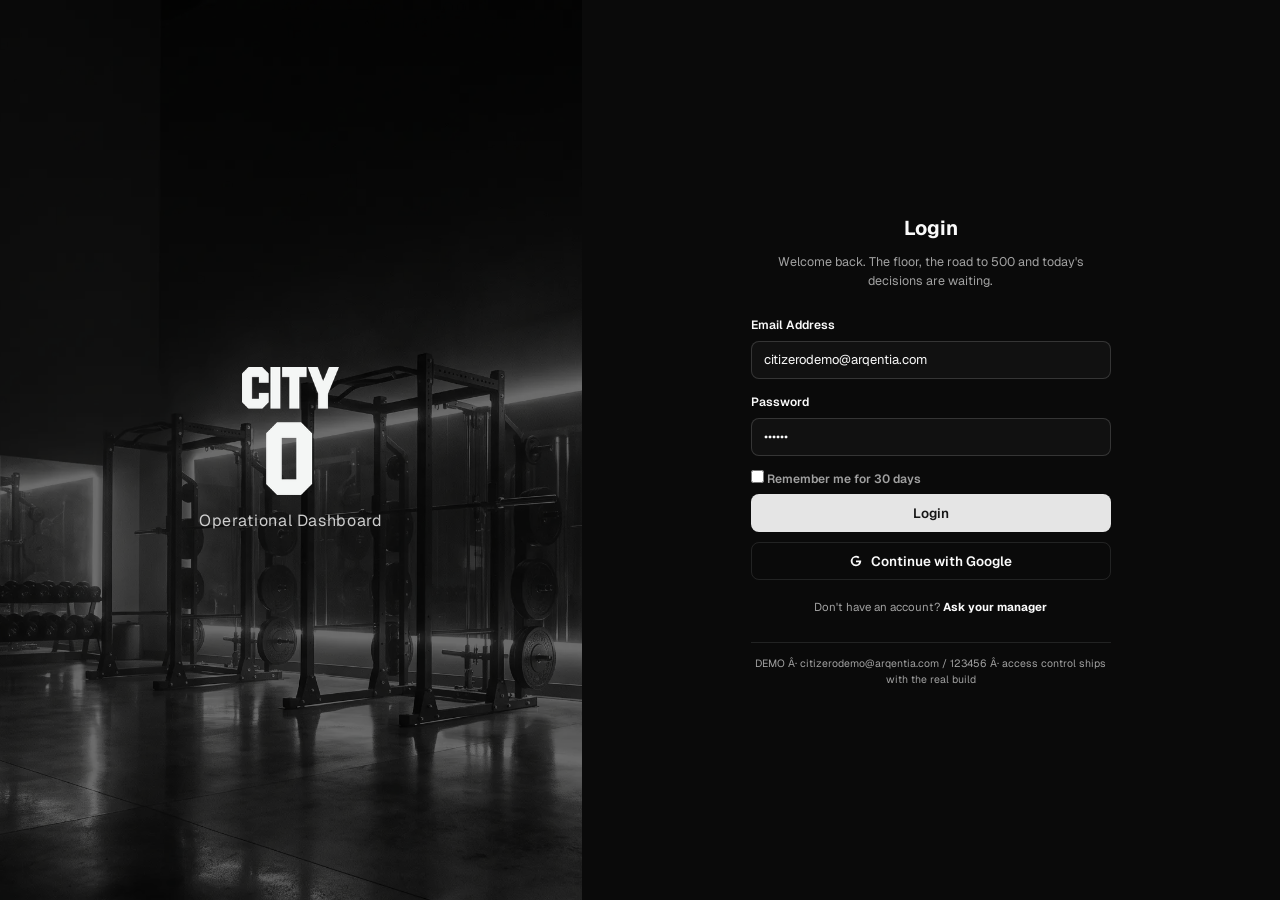
<file: index.html>
﻿<!DOCTYPE html>
<html lang="en">
<head>
<meta charset="utf-8">
<meta name="viewport" content="width=device-width, initial-scale=1">
<title>CITY 0 OPS Â· Public Surface Monitor</title>
<link rel="icon" href="assets/logo-cz-mark.png">
<link rel="preconnect" href="https://fonts.googleapis.com">
<link rel="preconnect" href="https://fonts.gstatic.com" crossorigin>
<link href="https://fonts.googleapis.com/css2?family=Geist:wght@300;400;500;600;700;800&family=Geist+Mono:wght@400;500&display=swap" rel="stylesheet">
<link rel="stylesheet" href="styles.css?v=0902a">
</head>
<body>
<div class="shell">

  <aside class="sidebar">
    <div class="wordmark">
      <img src="assets/logo-horizontal-white.png" alt="City Zero">
      <img class="mkmini" src="assets/logo-cz-mark.png" alt="City Zero">
      <span class="ops opsanim">OPERATIONS</span>
    </div>
    <div class="side-live"><span class="livedot"></span><b id="side-live-txt"></b></div>
    <nav class="nav" id="nav"></nav>
    <div style="margin-top:auto"></div>
    <div class="side-status" id="side-status"></div>
    <div class="langrow" role="group" aria-label="Theme">
      <button class="thbtn on" data-t="dark" onclick="setTheme('dark')" aria-label="Dark mode">
        <svg viewBox="0 0 24 24" fill="none" stroke="currentColor" stroke-width="2" stroke-linecap="round"><path d="M12 3a6 6 0 0 0 9 9 9 9 0 1 1-9-9Z"></path></svg> Dark
      </button>
      <button class="thbtn" data-t="light" onclick="setTheme('light')" aria-label="Light mode">
        <svg viewBox="0 0 24 24" fill="none" stroke="currentColor" stroke-width="2" stroke-linecap="round"><circle cx="12" cy="12" r="4"></circle><path d="M12 2v2m0 16v2M4.9 4.9l1.4 1.4m11.4 11.4 1.4 1.4M2 12h2m16 0h2M4.9 19.1l1.4-1.4m11.4-11.4 1.4-1.4"></path></svg> Light
      </button>
    </div>
    <div class="langrow" role="group" aria-label="Language">
      <button class="langbtn" data-l="en" onclick="setLang('en')">EN</button>
      <button class="langbtn" data-l="es" onclick="setLang('es')">ES</button>
    </div>
    <div class="side-user" onclick="location.hash='#profile'" data-tip="Account">
      <span class="avatar sm avph"><img src="assets/team/ivan.jpg" alt="" onerror="this.remove()">IF</span>
      <div class="sud"><b>Ivan Flores</b><span>Business Operations Manager</span></div>
      <svg viewBox="0 0 24 24" fill="none" stroke="currentColor" stroke-width="2" stroke-linecap="round"><circle cx="12" cy="12" r="1"/><circle cx="12" cy="5" r="1"/><circle cx="12" cy="19" r="1"/></svg>
    </div>
    <div class="side-made">
      <span>Made by</span>
      <img class="mk-dark" src="assets/arqentia-wordmark-white.png" alt="Arqentia">
      <img class="mk-light" src="assets/arqentia-wordmark-ink.png" alt="Arqentia">
    </div>
  </aside>

  <div class="inset">
    <header class="apphdr">
      <div class="ahl">
        <button class="ahbtn" onclick="document.querySelector('.shell').classList.toggle('collapsed')" aria-label="Toggle sidebar" data-tip="Toggle sidebar">
          <svg viewBox="0 0 24 24" fill="none" stroke="currentColor" stroke-width="2" stroke-linecap="round" stroke-linejoin="round"><rect x="3" y="3" width="18" height="18" rx="2"></rect><path d="M9 3v18"></path></svg>
        </button>
        <span class="ahsep"></span>
        <nav class="crumb" aria-label="Breadcrumb">
          <span>CITY 0 OPS</span><svg viewBox="0 0 24 24" fill="none" stroke="currentColor" stroke-width="2" stroke-linecap="round" stroke-linejoin="round"><path d="m9 18 6-6-6-6"></path></svg><b id="crumb-sec">Today</b>
        </nav>
      </div>
      <button class="topsearch wide" onclick="openCmdk()" aria-label="Search">
        <svg viewBox="0 0 24 24" fill="none" stroke="currentColor" stroke-width="2" stroke-linecap="round" aria-hidden="true"><circle cx="11" cy="11" r="7"></circle><path d="m20 20-3.5-3.5"></path></svg>
        <span class="tslabel">Search the dashboard...</span>
        <span class="kbd">Ctrl K</span>
      </button>
      <div class="ahr">
        <a class="ahbtn" href="landing.html" target="_blank" data-tip="Landing page" aria-label="Landing"><svg viewBox="0 0 24 24" fill="none" stroke="currentColor" stroke-width="2" stroke-linecap="round" stroke-linejoin="round"><circle cx="12" cy="12" r="10"/><path d="M2 12h20"/><path d="M12 2a15.3 15.3 0 0 1 4 10 15.3 15.3 0 0 1-4 10 15.3 15.3 0 0 1-4-10 15.3 15.3 0 0 1 4-10z"/></svg></a>
        <button class="ahbtn" onclick="setTheme(THEME === 'dark' ? 'light' : 'dark')" aria-label="Toggle theme" data-tip="Theme">
          <svg class="ico-moon" viewBox="0 0 24 24" fill="none" stroke="currentColor" stroke-width="2" stroke-linecap="round"><path d="M12 3a6 6 0 0 0 9 9 9 9 0 1 1-9-9Z"></path></svg>
          <svg class="ico-sun" viewBox="0 0 24 24" fill="none" stroke="currentColor" stroke-width="2" stroke-linecap="round"><circle cx="12" cy="12" r="4"></circle><path d="M12 2v2m0 16v2M4.9 4.9l1.4 1.4m11.4 11.4 1.4 1.4M2 12h2m16 0h2M4.9 19.1l1.4-1.4m11.4-11.4 1.4-1.4"></path></svg>
        </button>
        <span style="position:relative;display:inline-flex">
          <span class="avatar sm ahav avph" style="cursor:pointer" onclick="avToggle(event)"><img src="assets/team/ivan.jpg" alt="" onerror="this.remove()">IF</span>
          <div class="avmenu" id="avmenu" onclick="event.stopPropagation()">
            <div class="avh"><span class="avatar sm avph"><img src="assets/team/ivan.jpg" alt="" onerror="this.remove()">IF</span><div><b>Ivan Flores</b><span>citizerodemo@arqentia.com</span></div></div>
            <button onclick="avGo('#profile')"><svg viewBox="0 0 24 24" fill="none" stroke="currentColor" stroke-width="2" stroke-linecap="round" stroke-linejoin="round"><circle cx="12" cy="8" r="5"/><path d="M20 21a8 8 0 0 0-16 0"/></svg>Account</button>
            <button onclick="avHide();toast('Billing', tr('SAMPLE: invoices ship with the real build','SAMPLE: las facturas llegan con el build real'))"><svg viewBox="0 0 24 24" fill="none" stroke="currentColor" stroke-width="2" stroke-linecap="round" stroke-linejoin="round"><rect width="20" height="14" x="2" y="5" rx="2"/><line x1="2" x2="22" y1="10" y2="10"/></svg>Billing</button>
            <button onclick="avHide();toast(tr('Notifications','Notificaciones'), tr('SAMPLE: morning email + alerts','SAMPLE: correo matutino + alertas'))"><svg viewBox="0 0 24 24" fill="none" stroke="currentColor" stroke-width="2" stroke-linecap="round" stroke-linejoin="round"><path d="M6 8a6 6 0 0 1 12 0c0 7 3 9 3 9H3s3-2 3-9"/><path d="M10.3 21a1.94 1.94 0 0 0 3.4 0"/></svg>Notifications</button>
            <hr>
            <button onclick="location.href='login.html'"><svg viewBox="0 0 24 24" fill="none" stroke="currentColor" stroke-width="2" stroke-linecap="round" stroke-linejoin="round"><path d="M9 21H5a2 2 0 0 1-2-2V5a2 2 0 0 1 2-2h4"/><polyline points="16 17 21 12 16 7"/><line x1="21" x2="9" y1="12" y2="12"/></svg>Log out</button>
          </div>
        </span>
      </div>
    </header>
    <main class="content" id="content"></main>
  </div>

</div>
<script src="data.js?v=0902a"></script>
<script src="i18n.js?v=0902a"></script>
<script src="vendor/anime.min.js"></script>
<script src="charts.js?v=0902a"></script>
<script src="animations.js?v=0902a"></script>
<script src="components.js?v=0902a"></script>
<script src="data-dailysheet.js?v=0902a"></script>
<script src="dailysheet.js?v=0902a"></script>
<script src="app.js?v=0902a"></script>
<script src="live.js?v=0902a"></script>
<script>
/* QA: ?rail=1 abre con el sidebar colapsado a iconos; ?anim=off apaga TAMBIÃ‰N los keyframes CSS */
if (location.search.includes("rail=1")) document.querySelector(".shell").classList.add("collapsed");
if (location.search.includes("anim=off")) document.documentElement.classList.add("animoff");
/* debug hook: ?debug=1 lists elements wider than the viewport in a DOM node */
if (location.search.includes("debug=1")) {
  setTimeout(() => {
    const vw = document.documentElement.clientWidth;
    const bad = [];
    document.querySelectorAll("*").forEach(el => {
      const r = el.getBoundingClientRect();
      if (r.width > vw + 1 || r.right > vw + 1) {
        bad.push(`${el.tagName}.${(el.className || "").toString().split(" ")[0]}=${Math.round(r.width)}/right${Math.round(r.right)}`);
      }
    });
    const d = document.createElement("pre");
    d.id = "OVERFLOW_DEBUG";
    d.textContent = `vw=${vw} scrollW=${document.documentElement.scrollWidth} :: ${bad.slice(0, 12).join(" | ")}`;
    document.body.appendChild(d);
  }, 700);
}
</script>
</body>
</html>
</file>
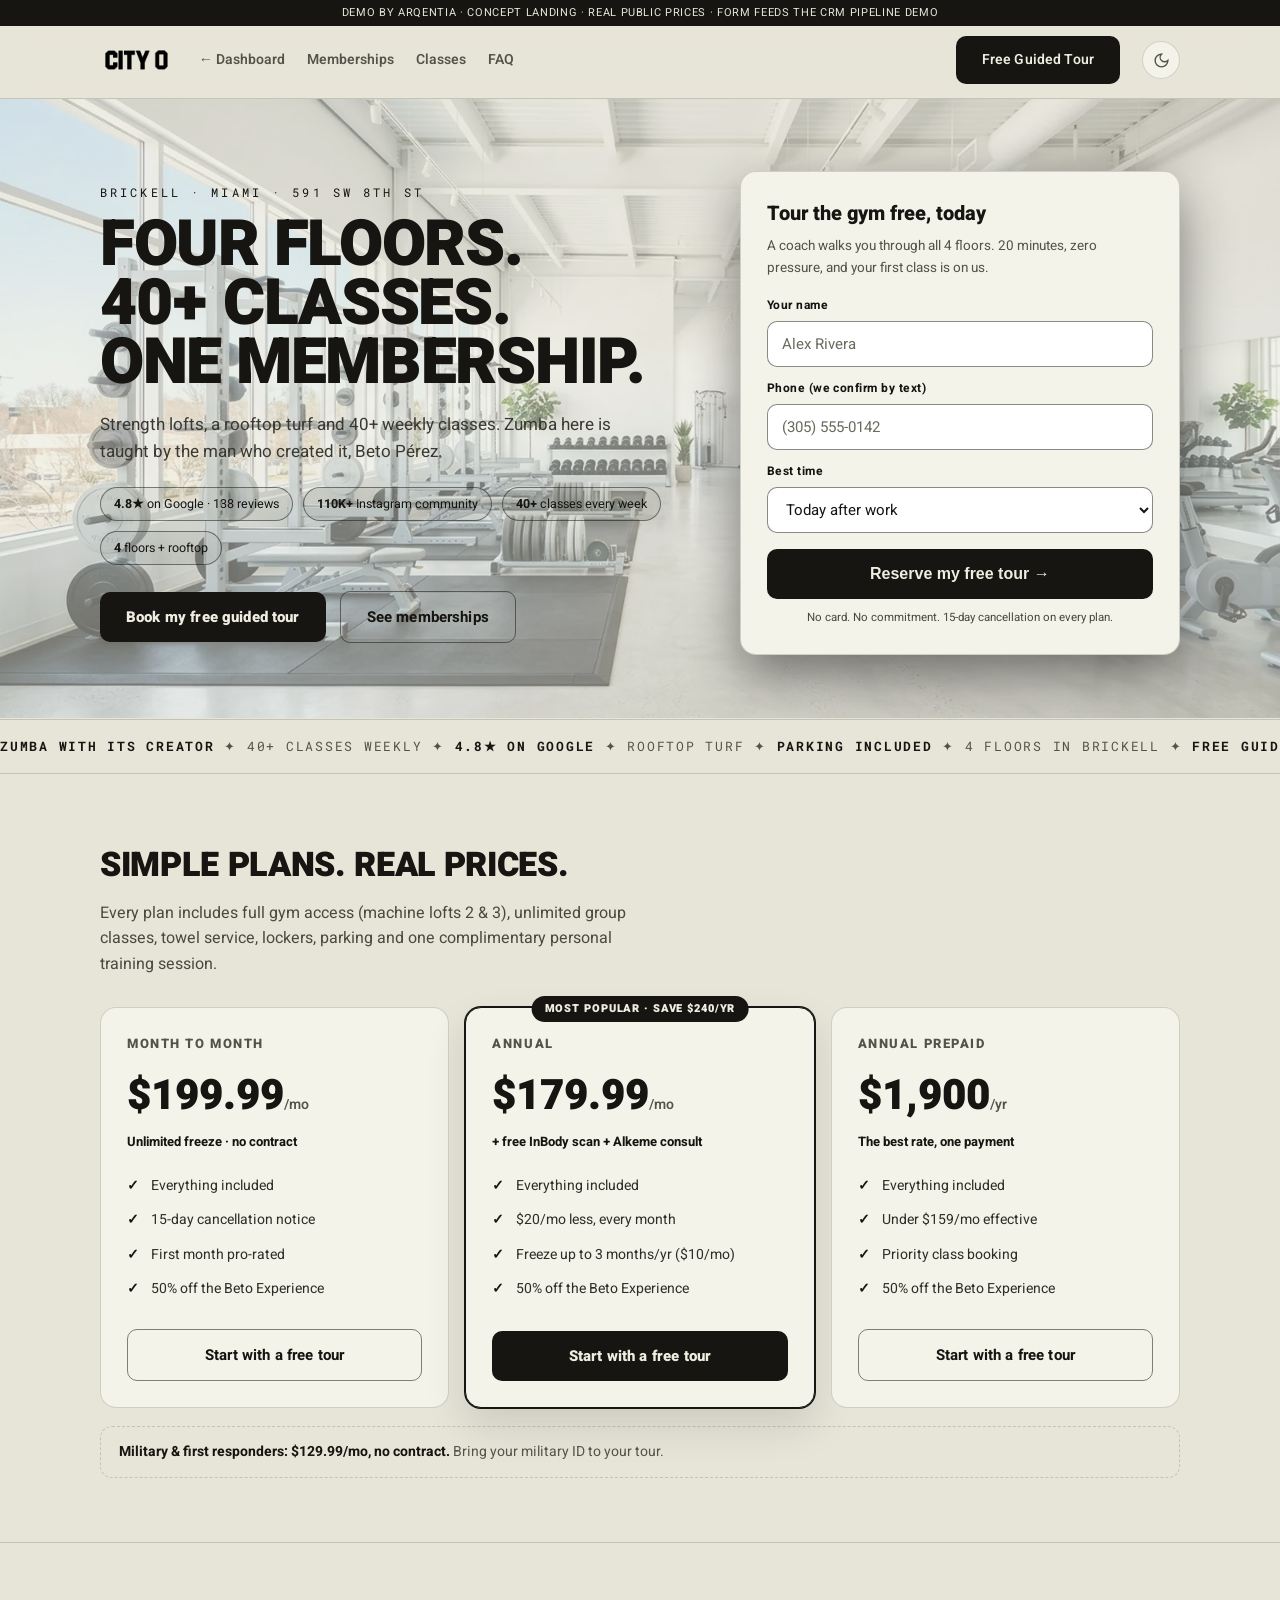
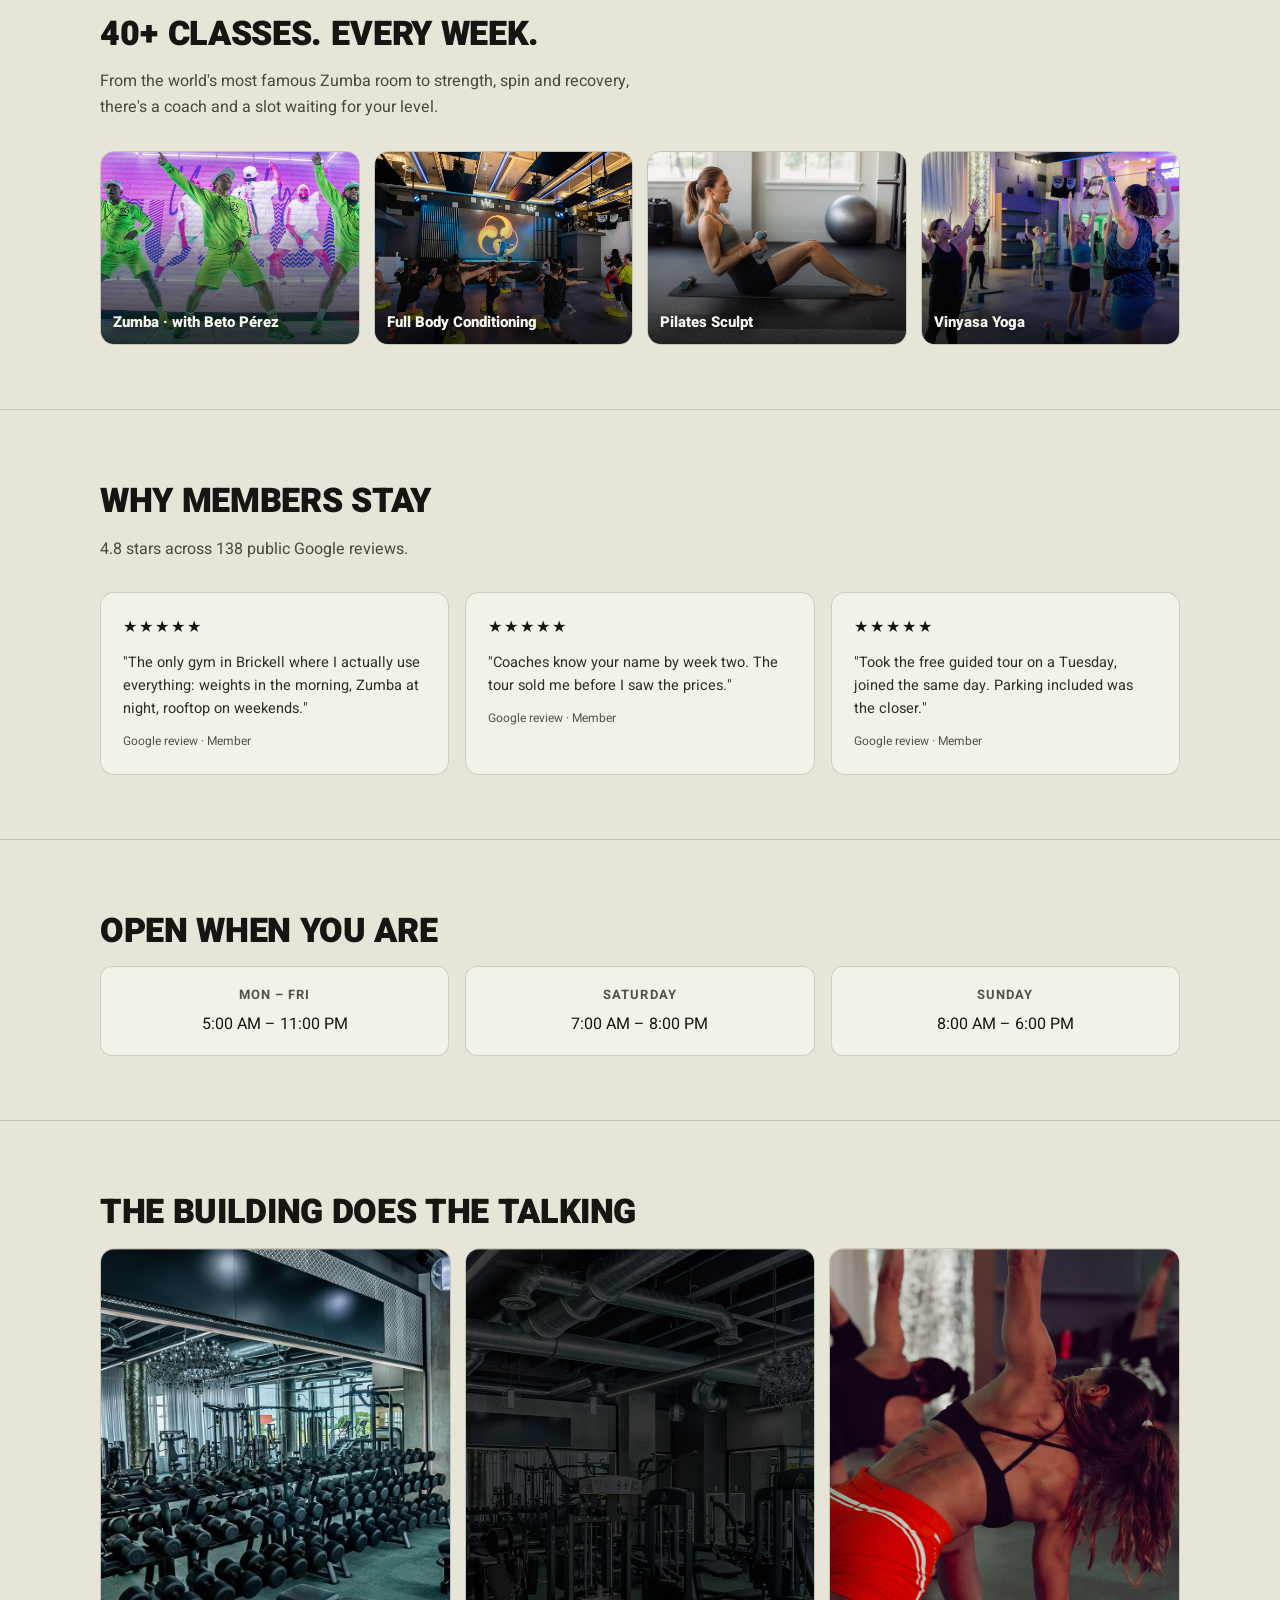
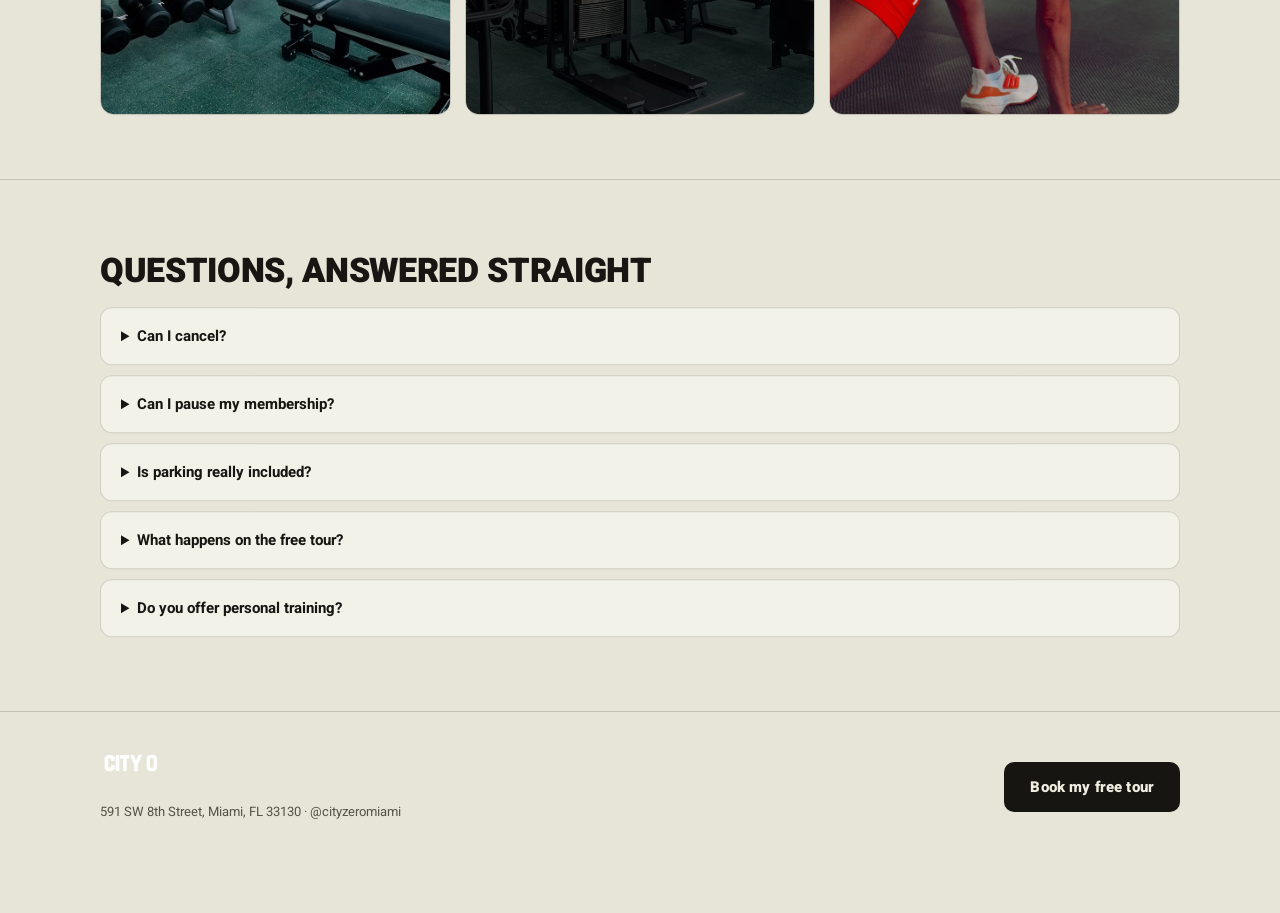
<file: landing-light.html>
<!DOCTYPE html>
<html lang="en" class="light">
<head>
<meta charset="utf-8">
<meta name="viewport" content="width=device-width, initial-scale=1">
<title>City Zero · Brickell Gym · Free Guided Tour</title>
<link rel="icon" href="assets/logo-cz-mark.png">
<link href="https://fonts.googleapis.com/css2?family=Heebo:wght@300;400;600;700;800;900&family=Roboto+Mono:wght@400;500&display=swap" rel="stylesheet">
<style>
  :root { --bg:#0b0a09; --card:#101010; --line:rgba(222,219,200,.14); --tx:#f2f1e8; --mut:#a6a496; --acc:#DEDBC8; --mint:#DEDBC8; --btntx:#1a1a12; }
  html.light { --bg:#E7E5D8; --card:#F4F3EA; --line:rgba(20,20,16,.16); --tx:#161511; --mut:#6b6a5e; --acc:#161511; --mint:#161511; --btntx:#E7E5D8; }
  html.light .demo { background:#161511; color:#E7E5D8; }
  html.light .hero video, html.light .hero > img.bg { opacity:.5; }
  html.light header { background:rgba(231,229,216,.88); }
  html.light .sticky { background:rgba(231,229,216,.94); }
  html.light .form input, html.light .form select { background:#fff; color:#161511; border-color:rgba(20,20,16,.5); }
  html.light .chip { background:rgba(20,20,16,.05); }
  html.light .pcard.hot { box-shadow:0 0 0 1px #161511, 0 18px 40px rgba(20,20,16,.12); }
  html.light { --mut:#54534a; }
  html.light .pcard li, html.light .rcard p { color:#2e2d26; }
  html.light .cta.ghost { border-color:rgba(20,20,16,.52); font-weight:700; }
  html.light .chip { border-color:rgba(20,20,16,.5); }
  html.light .cta { background:#161511; color:#EFEDE0; }
  html.light .cta.ghost { background:transparent; color:#161511; }
  html.light .form button { background:#161511; color:#EFEDE0; }
  html.light .pop { background:#161511; color:#EFEDE0; }
  html.light .form .micro, html.light .lead, html.light .sub { color:#4a4940; }
  .thbtn2 { display:inline-flex; align-items:center; justify-content:center; width:38px; height:38px; border-radius:999px; border:1px solid var(--line); color:var(--tx); background:var(--card); }
  .thbtn2 svg { width:17px; height:17px; }
  .hero::before { content:""; position:absolute; inset:0; background:linear-gradient(90deg, rgba(11,10,9,.9), rgba(11,10,9,.48) 55%, rgba(11,10,9,.62)); }
  html.light .hero::before { background:linear-gradient(90deg, rgba(231,229,216,.92), rgba(231,229,216,.5) 55%, rgba(231,229,216,.72)); }
  html.light .hero .sub { color:#3a3931; }
  html.light .form input::placeholder { color:#6b6a5e; opacity:1; }
  html.light .nav a.cta { color:#EFEDE0; }
  .hero .sub { color:#d6d4c6; }
  .cls b { font-weight:800; color:#f7f6ee; z-index:2; text-shadow:0 2px 10px rgba(0,0,0,.9), 0 0 2px rgba(0,0,0,.9); }
  .cls:has(> b)::after { content:""; position:absolute; inset:0; z-index:1; pointer-events:none; background:linear-gradient(to top, rgba(6,6,5,.82) 0%, rgba(6,6,5,.35) 42%, rgba(6,6,5,0) 68%); }
  .rcard p { color:#d9d7c9; }
  .glow { position:absolute; top:-20%; right:-8%; width:55%; height:120%; background:radial-gradient(closest-side, rgba(222,219,200,.14), transparent 70%); pointer-events:none; }
  html.light .glow { background:radial-gradient(closest-side, rgba(20,20,16,.08), transparent 70%); }
  .marq { overflow:hidden; border-bottom:1px solid var(--line); padding:14px 0; white-space:nowrap; }
  .marq div { display:inline-block; animation:marq 26s linear infinite; font-family:"Roboto Mono",monospace; font-size:12.5px; letter-spacing:.14em; color:var(--mut); }
  .marq b { color:var(--tx); }
  @keyframes marq { from { transform:translateX(0); } to { transform:translateX(-50%); } }
  @media (prefers-reduced-motion: reduce) { .marq div { animation:none; } }
  * { margin:0; padding:0; box-sizing:border-box; }
  body { font-family:"Heebo",sans-serif; background:var(--bg); color:var(--tx); line-height:1.6; font-size:16px; }
  img { max-width:100%; display:block; }
  .wrap { max-width:1120px; margin:0 auto; padding:0 20px; }
  .mono { font-family:"Roboto Mono",monospace; }
  .demo { position:fixed; top:0; left:0; right:0; z-index:60; background:#b45309; color:#fff; font-size:11px; text-align:center; padding:4px 10px; letter-spacing:.06em; }
  header { position:sticky; top:22px; z-index:50; background:rgba(11,13,14,.85); backdrop-filter:blur(10px); border-bottom:1px solid var(--line); margin-top:22px; }
  .nav { display:flex; align-items:center; gap:22px; padding:14px 20px; max-width:1120px; margin:0 auto; }
  .nav img { height:26px; }
  .nav a { color:var(--mut); text-decoration:none; font-size:14px; font-weight:600; }
  .nav a:hover { color:var(--tx); }
  .nav .cta { margin-left:auto; }
  .nav a.cta { color:var(--btntx); }
  .cta { display:inline-block; background:var(--acc); color:#0b0d0e; font-weight:800; padding:13px 26px; border-radius:10px; text-decoration:none; font-size:15px; letter-spacing:.01em; transition:transform .15s ease; }
  .cta:hover { transform:translateY(-2px); }
  .cta.ghost { background:transparent; color:var(--tx); border:1px solid rgba(222,219,200,.45); font-weight:600; }
  .hero { position:relative; overflow:hidden; border-bottom:1px solid var(--line); }
  .hero video, .hero > img.bg { position:absolute; inset:0; width:100%; height:100%; object-fit:cover; opacity:.38; }
  .hero .wrap { position:relative; display:grid; grid-template-columns:1.15fr .85fr; gap:44px; padding:72px 20px 64px; align-items:center; }
  .kick { font-family:"Roboto Mono",monospace; font-size:12px; letter-spacing:.28em; color:var(--mut); margin-bottom:14px; }
  h1 { font-size:clamp(38px,5.6vw,64px); font-weight:900; line-height:.92; letter-spacing:-.02em; text-transform:uppercase; }
  h1 em { font-style:normal; color:var(--mint); }
  .kick { letter-spacing:.26em; color:var(--acc); opacity:.8; }
  .form, .pcard, .rcard { border-radius:24px; }
  .form button { color:var(--btntx); }
  .cta { color:var(--btntx); background:var(--acc); }
  .sticky .cta { background:var(--acc); color:var(--btntx); }
  .cta.ghost { background:transparent; color:var(--tx); }
  .sub { color:var(--mut); font-size:17px; margin:18px 0 22px; max-width:52ch; }
  .proof { display:flex; gap:10px; flex-wrap:wrap; margin-bottom:26px; }
  .chip { border:1px solid rgba(222,219,200,.42); border-radius:999px; padding:6px 13px; font-size:12.5px; color:var(--tx); background:rgba(255,255,255,.04); }
  .chip b { color:var(--mint); }
  .form { background:var(--card); border:1px solid var(--line); border-radius:16px; padding:26px; box-shadow:0 20px 50px rgba(0,0,0,.45); }
  .form h3 { font-size:20px; font-weight:800; }
  .form p.fs { color:var(--mut); font-size:13.5px; margin:6px 0 16px; }
  .form label { display:block; font-size:12px; font-weight:700; margin:12px 0 6px; letter-spacing:.04em; }
  .form input, .form select { width:100%; height:46px; border-radius:10px; border:1px solid rgba(222,219,200,.42); background:#0e1113; color:var(--tx); padding:0 14px; font:inherit; font-size:15px; }
  .form input::placeholder { color:#8f8d80; opacity:1; }
  .form button { width:100%; height:50px; margin-top:16px; border:0; border-radius:10px; background:var(--mint); color:#062; color:#04331f; font-weight:900; font-size:16px; cursor:pointer; }
  .form .micro { font-size:11.5px; color:var(--mut); margin-top:10px; text-align:center; }
  #ok { display:none; text-align:center; padding:26px 6px; }
  #ok b { color:var(--mint); font-size:19px; display:block; margin-bottom:8px; }
  section { padding:64px 0; border-bottom:1px solid var(--line); }
  h2 { font-size:clamp(24px,3.4vw,34px); font-weight:900; text-transform:uppercase; letter-spacing:-.01em; margin-bottom:8px; }
  .lead { color:var(--mut); max-width:62ch; margin-bottom:30px; }
  .grid3 { display:grid; grid-template-columns:repeat(3,1fr); gap:16px; }
  .pcard { background:var(--card); border:1px solid var(--line); border-radius:16px; padding:26px; display:flex; flex-direction:column; position:relative; }
  .pcard.hot { border-color:var(--mint); box-shadow:0 0 0 1px var(--mint), 0 18px 40px rgba(35,227,164,.08); }
  .pop { position:absolute; top:-12px; left:50%; transform:translateX(-50%); background:var(--mint); color:#04331f; font-size:11px; font-weight:900; letter-spacing:.08em; border-radius:999px; padding:4px 13px; white-space:nowrap; }
  .pname { font-size:13px; font-weight:800; letter-spacing:.12em; color:var(--mut); }
  .price { font-size:42px; font-weight:900; margin:8px 0 2px; }
  .price span { font-size:14px; color:var(--mut); font-weight:600; }
  .save { color:var(--mint); font-size:13px; font-weight:700; min-height:20px; }
  .pcard ul { list-style:none; margin:16px 0 22px; flex:1; }
  .pcard li { font-size:14px; color:#cfd4d8; padding:6px 0 6px 24px; position:relative; }
  .pcard li::before { content:"✓"; position:absolute; left:0; color:var(--mint); font-weight:800; }
  .pcard .cta { text-align:center; }
  .mil { margin-top:18px; border:1px dashed var(--line); border-radius:12px; padding:14px 18px; color:var(--mut); font-size:14px; }
  .mil b { color:var(--tx); }
  .clsgrid { display:grid; grid-template-columns:repeat(4,1fr); gap:14px; }
  .cls { position:relative; border-radius:14px; overflow:hidden; border:1px solid var(--line); aspect-ratio:4/3; }
  .cls img { width:100%; height:100%; object-fit:cover; transition:transform .4s ease; }
  .cls:hover img { transform:scale(1.05); }
  .cls b { position:absolute; left:12px; bottom:10px; font-size:15px; text-shadow:0 2px 8px rgba(0,0,0,.8); }
  .rev { display:grid; grid-template-columns:repeat(3,1fr); gap:16px; }
  .rcard { background:var(--card); border:1px solid var(--line); border-radius:14px; padding:22px; }
  .stars { color:var(--mint); letter-spacing:2px; margin-bottom:10px; }
  .rcard p { font-size:14.5px; color:#cfd4d8; }
  .rcard span { display:block; margin-top:12px; font-size:12px; color:var(--mut); }
  .faq details { border:1px solid var(--line); border-radius:12px; padding:16px 20px; margin-bottom:10px; background:var(--card); }
  .faq summary { cursor:pointer; font-weight:700; font-size:15px; }
  .faq p { color:var(--mut); font-size:14px; margin-top:10px; }
  .hours { display:grid; grid-template-columns:repeat(3,1fr); gap:16px; text-align:center; }
  .hb { background:var(--card); border:1px solid var(--line); border-radius:12px; padding:18px; }
  .hb b { display:block; font-size:13px; letter-spacing:.08em; color:var(--mut); margin-bottom:6px; }
  footer { padding:40px 0 90px; color:var(--mut); font-size:13px; }
  footer .wrap { display:flex; justify-content:space-between; gap:20px; flex-wrap:wrap; align-items:center; }
  .sticky { position:fixed; left:0; right:0; bottom:0; z-index:55; padding:12px 16px calc(12px + env(safe-area-inset-bottom)); background:rgba(11,13,14,.92); backdrop-filter:blur(10px); border-top:1px solid var(--line); display:none; }
  .sticky .cta { display:block; text-align:center; background:var(--mint); color:#04331f; }
  @media (max-width:640px) {
    .hero .wrap { padding:40px 20px 36px; gap:28px; }
    h2 { font-size:24px; }
    .price { font-size:36px; }
    .clsgrid[style] { grid-template-columns:1fr 1fr !important; }
    .form { padding:20px; }
    .nav { gap:14px; }
  }
  @media (max-width:920px) {
    .hero .wrap { grid-template-columns:1fr; padding-top:44px; }
    .grid3, .rev, .hours { grid-template-columns:1fr; }
    .pcard.hot { order:-1; }
    .clsgrid { grid-template-columns:1fr 1fr; }
    .sticky { display:block; }
    .nav a.lnk { display:none; }
    section { padding:44px 0; }
  }
</style>
</head>
<body>
<div class="demo">DEMO BY ARQENTIA · CONCEPT LANDING · REAL PUBLIC PRICES · FORM FEEDS THE CRM PIPELINE DEMO</div>

<header><nav class="nav">
  <img src="assets/logo-horizontal-white.png" alt="City Zero" id="lnavlogo" style="filter:invert(1)">
  <a class="lnk" href="index.html">← Dashboard</a>
  <a class="lnk" href="#plans">Memberships</a>
  <a class="lnk" href="#classes">Classes</a>
  <a class="lnk" href="#faq">FAQ</a>
  <a class="cta" href="#tour">Free Guided Tour</a>
  <a class="thbtn2" href="landing.html" aria-label="Switch theme" title="Dark version"><svg viewBox="0 0 24 24" fill="none" stroke="currentColor" stroke-width="2" stroke-linecap="round"><path d="M12 3a6 6 0 0 0 9 9 9 9 0 1 1-9-9Z"/></svg></a>
</nav></header>

<div class="hero">
  <div class="glow"></div>
  <video autoplay muted loop playsinline poster="assets/banners/light/home.webp"><source src="assets/hero-light.mp4" type="video/mp4"></video>
  <div class="wrap">
    <div>
      <div class="kick">BRICKELL · MIAMI · 591 SW 8TH ST</div>
      <h1>Four floors.<br>40+ classes.<br><em>One membership.</em></h1>
      <p class="sub">Strength lofts, a rooftop turf and 40+ weekly classes. Zumba here is taught by the man who created it, Beto P&eacute;rez.</p>
      <div class="proof">
        <span class="chip"><b>4.8★</b> on Google · 138 reviews</span>
        <span class="chip"><b>110K+</b> Instagram community</span>
        <span class="chip"><b>40+</b> classes every week</span>
        <span class="chip"><b>4</b> floors + rooftop</span>
      </div>
      <a class="cta" href="#tour">Book my free guided tour</a>
      <a class="cta ghost" href="#plans" style="margin-left:10px">See memberships</a>
    </div>
    <form class="form" id="tour" onsubmit="return captureLead(event)">
      <h3>Tour the gym free, today</h3>
      <p class="fs formnote">A coach walks you through all 4 floors. 20 minutes, zero pressure, and your first class is on us.</p>
      <label>Your name</label><input name="name" placeholder="Alex Rivera" required>
      <label>Phone (we confirm by text)</label><input name="phone" placeholder="(305) 555-0142" required>
      <label>Best time</label>
      <select name="when"><option>Today after work</option><option>Tomorrow morning</option><option>This Saturday</option><option>Call me to pick</option></select>
      <button type="submit">Reserve my free tour →</button>
      <div class="micro">No card. No commitment. 15-day cancellation on every plan.</div>
      <div id="ok"><b>You're in!</b>We'll text you in minutes to confirm your tour. Ask for Andreina at the front desk.</div>
    </form>
  </div>
</div>

<div class="marq"><div> <b>ZUMBA WITH ITS CREATOR</b> ✦ 40+ CLASSES WEEKLY ✦ <b>4.8★ ON GOOGLE</b> ✦ ROOFTOP TURF ✦ <b>PARKING INCLUDED</b> ✦ 4 FLOORS IN BRICKELL ✦ <b>FREE GUIDED TOUR</b> ✦ TOWELS AND LOCKERS ✦ <b>ZUMBA WITH ITS CREATOR</b> ✦ 40+ CLASSES WEEKLY ✦ <b>4.8★ ON GOOGLE</b> ✦ ROOFTOP TURF ✦ <b>PARKING INCLUDED</b> ✦ 4 FLOORS IN BRICKELL ✦ <b>FREE GUIDED TOUR</b> ✦ TOWELS AND LOCKERS ✦</div></div>

<section id="plans"><div class="wrap">
  <h2>Simple plans. Real prices.</h2>
  <p class="lead">Every plan includes full gym access (machine lofts 2 & 3), unlimited group classes, towel service, lockers, parking and one complimentary personal training session.</p>
  <div class="grid3">
    <div class="pcard">
      <div class="pname">MONTH TO MONTH</div>
      <div class="price">$199.99<span>/mo</span></div>
      <div class="save">Unlimited freeze · no contract</div>
      <ul><li>Everything included</li><li>15-day cancellation notice</li><li>First month pro-rated</li><li>50% off the Beto Experience</li></ul>
      <a class="cta ghost" href="#tour">Start with a free tour</a>
    </div>
    <div class="pcard hot">
      <div class="pop">MOST POPULAR · SAVE $240/YR</div>
      <div class="pname">ANNUAL</div>
      <div class="price">$179.99<span>/mo</span></div>
      <div class="save">+ free InBody scan + Alkeme consult</div>
      <ul><li>Everything included</li><li>$20/mo less, every month</li><li>Freeze up to 3 months/yr ($10/mo)</li><li>50% off the Beto Experience</li></ul>
      <a class="cta" href="#tour">Start with a free tour</a>
    </div>
    <div class="pcard">
      <div class="pname">ANNUAL PREPAID</div>
      <div class="price">$1,900<span>/yr</span></div>
      <div class="save">The best rate, one payment</div>
      <ul><li>Everything included</li><li>Under $159/mo effective</li><li>Priority class booking</li><li>50% off the Beto Experience</li></ul>
      <a class="cta ghost" href="#tour">Start with a free tour</a>
    </div>
  </div>
  <div class="mil"><b>Military & first responders: $129.99/mo, no contract.</b> Bring your military ID to your tour.</div>
</div></section>

<section id="classes"><div class="wrap">
  <h2>40+ classes. Every week.</h2>
  <p class="lead">From the world's most famous Zumba room to strength, spin and recovery, there's a coach and a slot waiting for your level.</p>
  <div class="clsgrid">
    <div class="cls"><img src="assets/classes/zumba.jpg" alt="Zumba"><b>Zumba · with Beto Pérez</b></div>
    <div class="cls"><img src="assets/classes/fbc.jpg" alt="Full Body Conditioning"><b>Full Body Conditioning</b></div>
    <div class="cls"><img src="assets/classes/pilates.jpg" alt="Pilates Sculpt"><b>Pilates Sculpt</b></div>
    <div class="cls"><img src="assets/classes/vinyasa.jpg" alt="Vinyasa Yoga"><b>Vinyasa Yoga</b></div>
  </div>
</div></section>

<section><div class="wrap">
  <h2>Why members stay</h2>
  <p class="lead">4.8 stars across 138 public Google reviews.</p>
  <div class="rev">
    <div class="rcard"><div class="stars">★★★★★</div><p>"The only gym in Brickell where I actually use everything: weights in the morning, Zumba at night, rooftop on weekends."</p><span>Google review · Member</span></div>
    <div class="rcard"><div class="stars">★★★★★</div><p>"Coaches know your name by week two. The tour sold me before I saw the prices."</p><span>Google review · Member</span></div>
    <div class="rcard"><div class="stars">★★★★★</div><p>"Took the free guided tour on a Tuesday, joined the same day. Parking included was the closer."</p><span>Google review · Member</span></div>
  </div>
</div></section>

<section><div class="wrap">
  <h2>Open when you are</h2>
  <div class="hours">
    <div class="hb"><b>MON – FRI</b>5:00 AM – 11:00 PM</div>
    <div class="hb"><b>SATURDAY</b>7:00 AM – 8:00 PM</div>
    <div class="hb"><b>SUNDAY</b>8:00 AM – 6:00 PM</div>
  </div>
</div></section>

<section><div class="wrap">
  <h2>The building does the talking</h2>
  <div class="clsgrid" style="grid-template-columns:repeat(3,1fr)">
    <div class="cls" style="aspect-ratio:3/4"><img src="assets/site/h1-imageLeft.jpg" alt="Inside City Zero"></div>
    <div class="cls" style="aspect-ratio:3/4"><img src="assets/site/h1-background-img1-CZ.jpg" alt="Training floor"></div>
    <div class="cls" style="aspect-ratio:3/4"><img src="assets/site/h1-imageright-home-1.jpg" alt="Equipment"></div>
  </div>
</div></section>

<section id="faq"><div class="wrap">
  <h2>Questions, answered straight</h2>
  <div class="faq">
    <details><summary>Can I cancel?</summary><p>Yes. Month-to-month cancels with a simple 15-day notice. No exit fees, no games.</p></details>
    <details><summary>Can I pause my membership?</summary><p>Month-to-month freezes without limit. Annual plans freeze up to 3 months per year for $10/month.</p></details>
    <details><summary>Is parking really included?</summary><p>Yes. Parking, towel service and lockers come with every plan.</p></details>
    <details><summary>What happens on the free tour?</summary><p>A coach walks you through all four floors in about 20 minutes, matches you with classes for your level, and your first class is free. No card required.</p></details>
    <details><summary>Do you offer personal training?</summary><p>Every plan includes one complimentary PT session, and you can hire our trainers for tailored programs after that.</p></details>
  </div>
</div></section>

<footer><div class="wrap">
  <div><img src="assets/logo-horizontal-white.png" alt="City Zero" style="height:22px;margin-bottom:8px"><br>591 SW 8th Street, Miami, FL 33130 · @cityzeromiami</div>
  <a class="cta" href="#tour">Book my free tour</a>
</div></footer>

<div class="sticky"><a class="cta" href="#tour">Book my free tour, no card needed</a></div>

<script>
function captureLead(e) {
  e.preventDefault();
  const f = e.target;
  const lead = { name: f.name.value.trim(), phone: f.phone.value.trim(), at: new Date().toISOString() };
  if (!lead.name || !lead.phone) return false;
  const leads = JSON.parse(localStorage.getItem("c0.leads") || "[]");
  leads.unshift(lead);
  localStorage.setItem("c0.leads", JSON.stringify(leads));
  f.querySelectorAll("label,input,select,button,.formnote").forEach(el => el.style.display = "none");
  document.getElementById("ok").style.display = "block";
  return false;
}
</script>
<script src="vendor/anime.min.js"></script>
<script>
(function () {
  var off = location.search.indexOf("anim=off") >= 0
    || (window.matchMedia && matchMedia("(prefers-reduced-motion: reduce)").matches)
    || typeof anime === "undefined";
  if (off) return;
  setTimeout(function () {  // red de seguridad: nada se queda invisible
    document.querySelectorAll('[style*="opacity: 0"], [style*="opacity:0"]').forEach(function (el) { el.style.opacity = 1; });
  }, 1800);
  var targets = document.querySelectorAll("section .wrap > *");
  targets.forEach(function (el) { el.style.opacity = 0; });
  var io = new IntersectionObserver(function (entries) {
    entries.forEach(function (en) {
      if (!en.isIntersecting) return;
      anime({ targets: en.target, opacity: [0, 1], translateY: [18, 0], duration: 650, easing: "easeOutExpo" });
      io.unobserve(en.target);
    });
  }, { threshold: 0.15 });
  targets.forEach(function (el) { io.observe(el); });
  var heroEls = document.querySelectorAll(".hero .kick, .hero h1, .hero .sub, .hero .proof, .hero .cta, .form");
  heroEls.forEach(function (el) { el.style.opacity = 0; });
  anime({ targets: heroEls, opacity: [0, 1], translateY: [22, 0], filter: ["blur(8px)", "blur(0px)"],
    duration: 800, delay: anime.stagger(90, { start: 120 }), easing: "easeOutExpo" });
})();
</script>
</body>
</html>
</file>
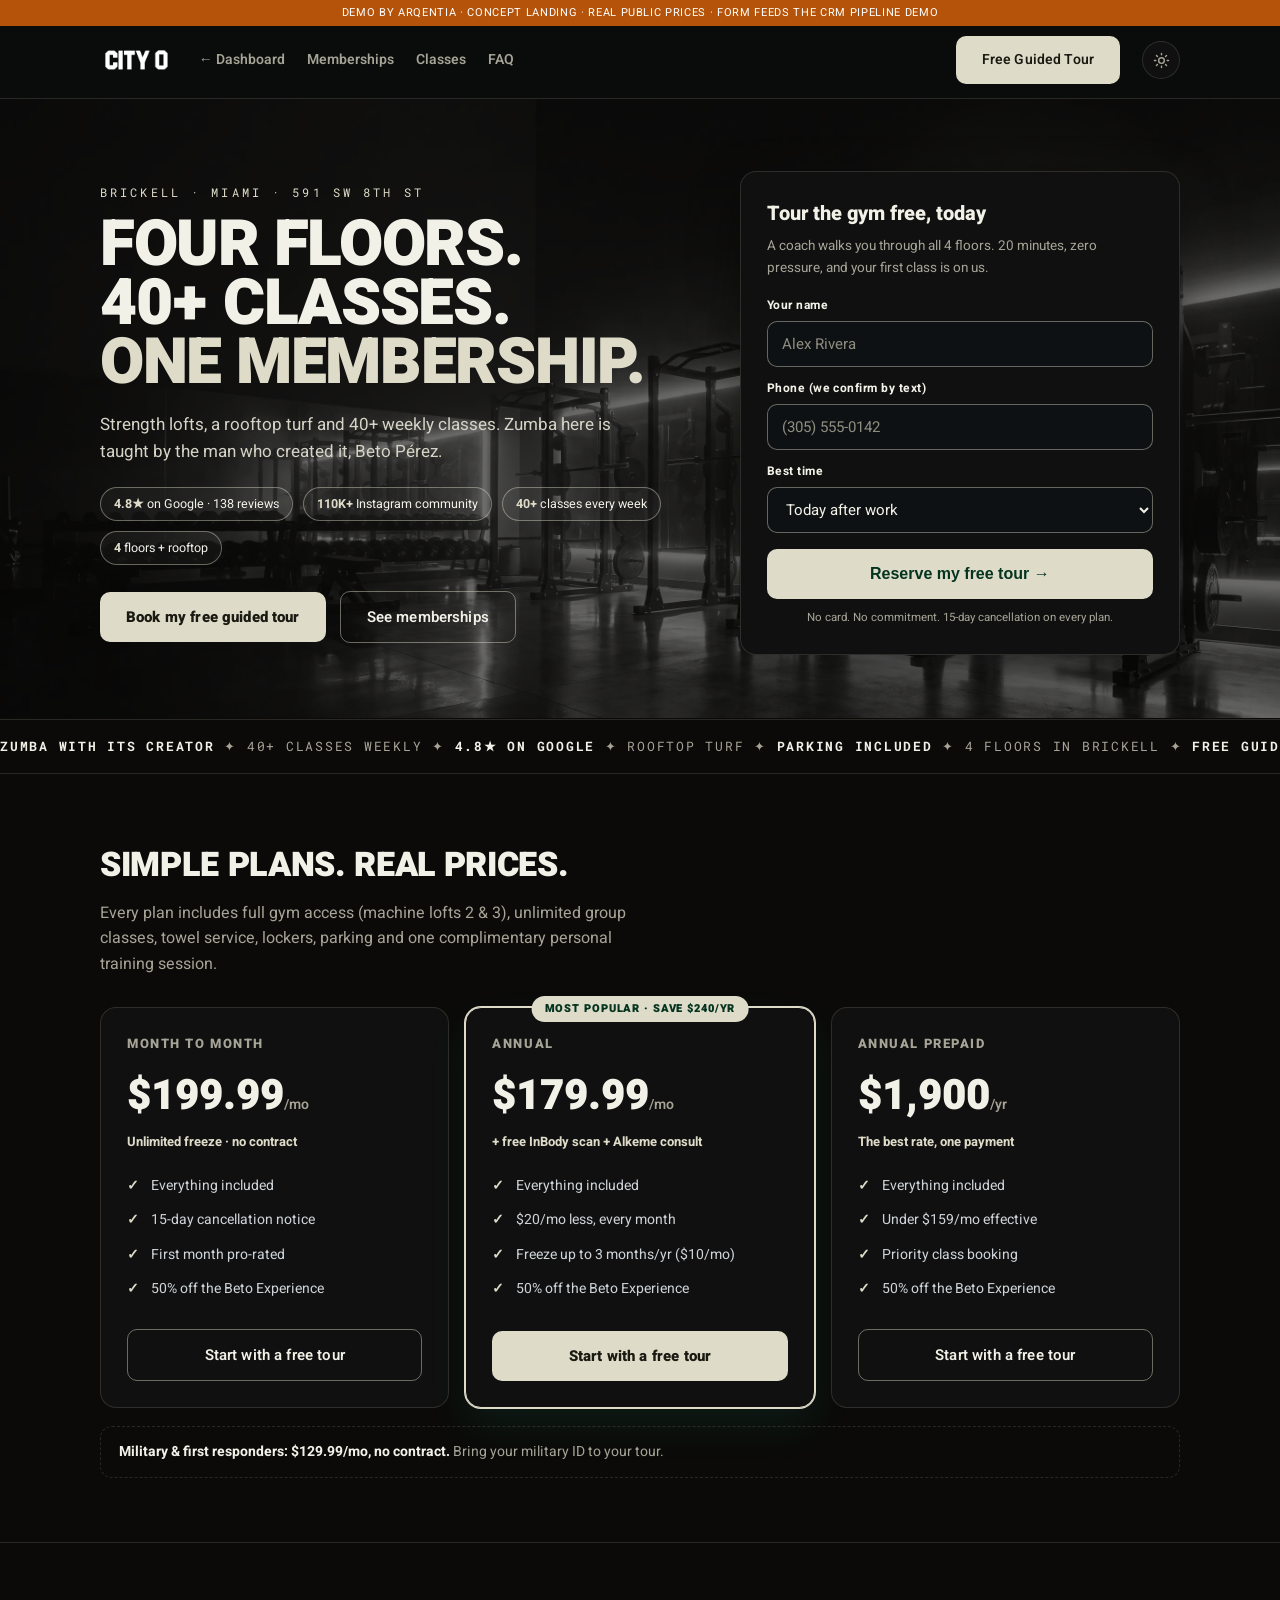
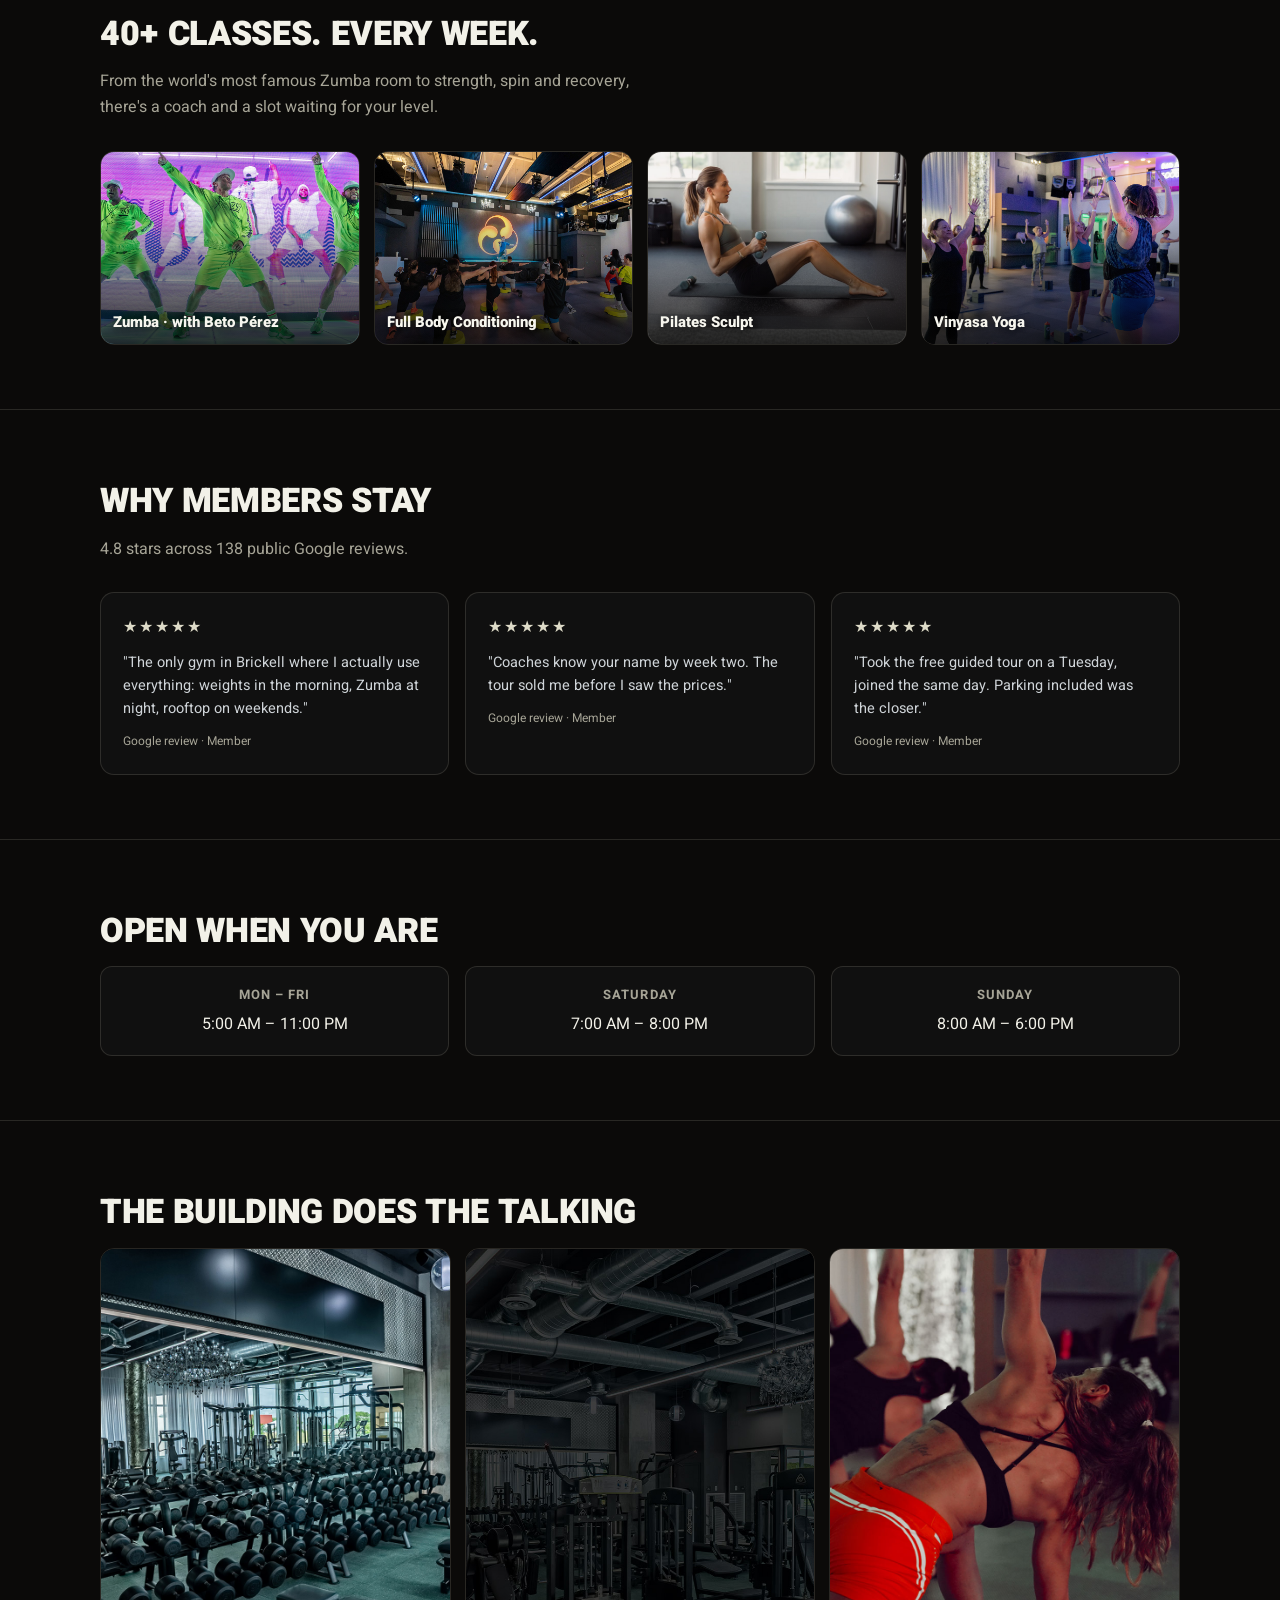
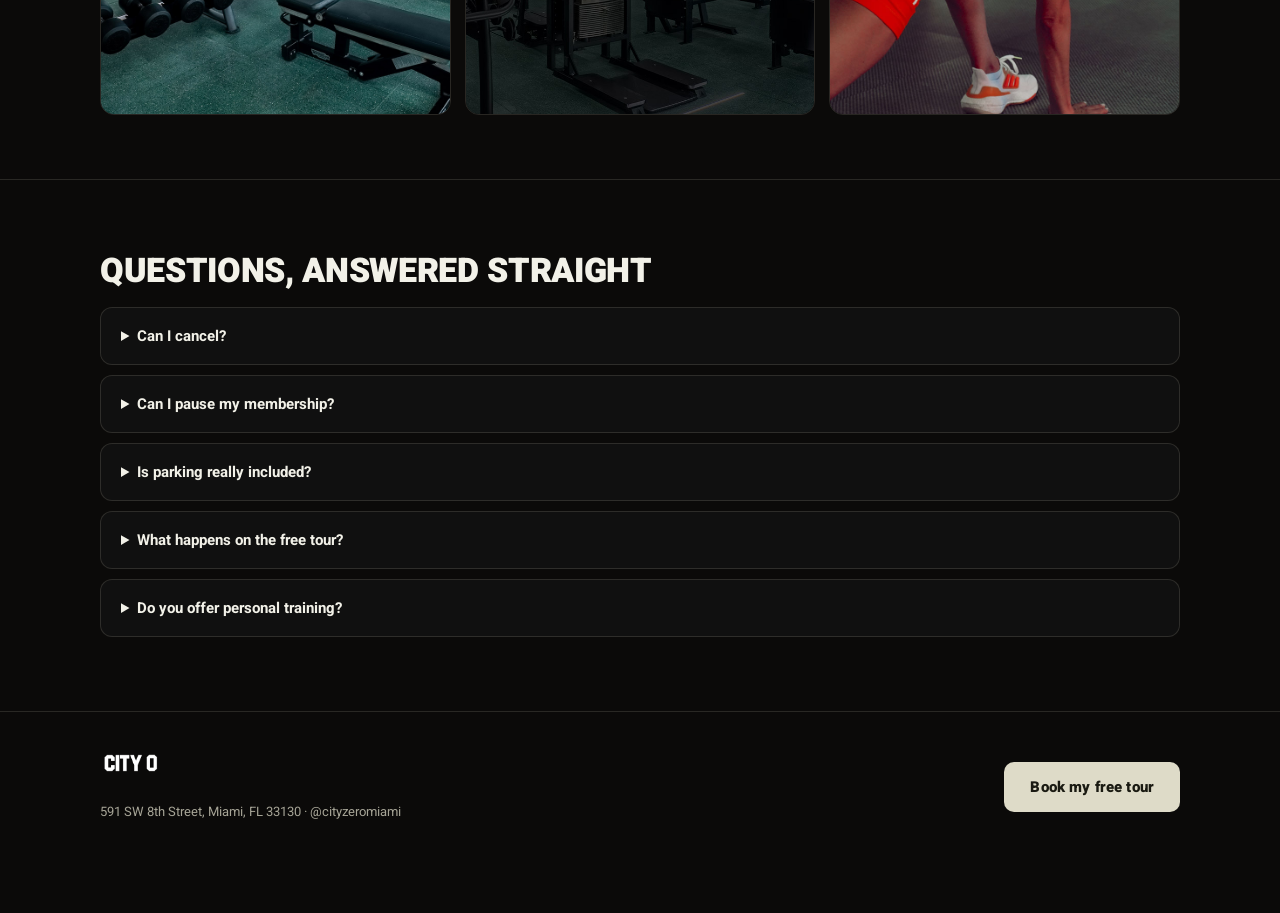
<file: landing.html>
<!DOCTYPE html>
<html lang="en">
<head>
<meta charset="utf-8">
<meta name="viewport" content="width=device-width, initial-scale=1">
<title>City Zero · Brickell Gym · Free Guided Tour</title>
<link rel="icon" href="assets/logo-cz-mark.png">
<link href="https://fonts.googleapis.com/css2?family=Heebo:wght@300;400;600;700;800;900&family=Roboto+Mono:wght@400;500&display=swap" rel="stylesheet">
<style>
  :root { --bg:#0b0a09; --card:#101010; --line:rgba(222,219,200,.14); --tx:#f2f1e8; --mut:#a6a496; --acc:#DEDBC8; --mint:#DEDBC8; --btntx:#1a1a12; }
  html.light { --bg:#E7E5D8; --card:#F4F3EA; --line:rgba(20,20,16,.16); --tx:#161511; --mut:#6b6a5e; --acc:#161511; --mint:#161511; --btntx:#E7E5D8; }
  html.light .demo { background:#161511; color:#E7E5D8; }
  html.light .hero video, html.light .hero > img.bg { opacity:.14; }
  html.light header { background:rgba(231,229,216,.88); }
  html.light .sticky { background:rgba(231,229,216,.94); }
  html.light .form input, html.light .form select { background:#fff; color:#161511; border-color:rgba(20,20,16,.5); }
  html.light .chip { background:rgba(20,20,16,.05); }
  html.light .pcard.hot { box-shadow:0 0 0 1px #161511, 0 18px 40px rgba(20,20,16,.12); }
  html.light { --mut:#54534a; }
  html.light .pcard li, html.light .rcard p { color:#2e2d26; }
  html.light .cta.ghost { border-color:rgba(20,20,16,.52); font-weight:700; }
  html.light .chip { border-color:rgba(20,20,16,.5); }
  html.light .cta { background:#161511; color:#EFEDE0; }
  html.light .cta.ghost { background:transparent; color:#161511; }
  html.light .form button { background:#161511; color:#EFEDE0; }
  html.light .pop { background:#161511; color:#EFEDE0; }
  html.light .form .micro, html.light .lead, html.light .sub { color:#4a4940; }
  .thbtn2 { display:inline-flex; align-items:center; justify-content:center; width:38px; height:38px; border-radius:999px; border:1px solid var(--line); color:var(--tx); background:var(--card); }
  .thbtn2 svg { width:17px; height:17px; }
  .hero::before { content:""; position:absolute; inset:0; background:linear-gradient(90deg, rgba(11,10,9,.9), rgba(11,10,9,.48) 55%, rgba(11,10,9,.62)); }
  html.light .hero::before { background:linear-gradient(90deg, rgba(231,229,216,.92), rgba(231,229,216,.5) 55%, rgba(231,229,216,.72)); }
  html.light .hero .sub { color:#3a3931; }
  html.light .form input::placeholder { color:#6b6a5e; opacity:1; }
  html.light .nav a.cta { color:#EFEDE0; }
  .hero .sub { color:#d6d4c6; }
  .cls b { font-weight:800; color:#f7f6ee; z-index:2; text-shadow:0 2px 10px rgba(0,0,0,.9), 0 0 2px rgba(0,0,0,.9); }
  .cls:has(> b)::after { content:""; position:absolute; inset:0; z-index:1; pointer-events:none; background:linear-gradient(to top, rgba(6,6,5,.82) 0%, rgba(6,6,5,.35) 42%, rgba(6,6,5,0) 68%); }
  .rcard p { color:#d9d7c9; }
  .glow { position:absolute; top:-20%; right:-8%; width:55%; height:120%; background:radial-gradient(closest-side, rgba(222,219,200,.14), transparent 70%); pointer-events:none; }
  html.light .glow { background:radial-gradient(closest-side, rgba(20,20,16,.08), transparent 70%); }
  .marq { overflow:hidden; border-bottom:1px solid var(--line); padding:14px 0; white-space:nowrap; }
  .marq div { display:inline-block; animation:marq 26s linear infinite; font-family:"Roboto Mono",monospace; font-size:12.5px; letter-spacing:.14em; color:var(--mut); }
  .marq b { color:var(--tx); }
  @keyframes marq { from { transform:translateX(0); } to { transform:translateX(-50%); } }
  @media (prefers-reduced-motion: reduce) { .marq div { animation:none; } }
  * { margin:0; padding:0; box-sizing:border-box; }
  body { font-family:"Heebo",sans-serif; background:var(--bg); color:var(--tx); line-height:1.6; font-size:16px; }
  img { max-width:100%; display:block; }
  .wrap { max-width:1120px; margin:0 auto; padding:0 20px; }
  .mono { font-family:"Roboto Mono",monospace; }
  .demo { position:fixed; top:0; left:0; right:0; z-index:60; background:#b45309; color:#fff; font-size:11px; text-align:center; padding:4px 10px; letter-spacing:.06em; }
  header { position:sticky; top:22px; z-index:50; background:rgba(11,13,14,.85); backdrop-filter:blur(10px); border-bottom:1px solid var(--line); margin-top:22px; }
  .nav { display:flex; align-items:center; gap:22px; padding:14px 20px; max-width:1120px; margin:0 auto; }
  .nav img { height:26px; }
  .nav a { color:var(--mut); text-decoration:none; font-size:14px; font-weight:600; }
  .nav a:hover { color:var(--tx); }
  .nav .cta { margin-left:auto; }
  .nav a.cta { color:var(--btntx); }
  .cta { display:inline-block; background:var(--acc); color:#0b0d0e; font-weight:800; padding:13px 26px; border-radius:10px; text-decoration:none; font-size:15px; letter-spacing:.01em; transition:transform .15s ease; }
  .cta:hover { transform:translateY(-2px); }
  .cta.ghost { background:transparent; color:var(--tx); border:1px solid rgba(222,219,200,.45); font-weight:600; }
  .hero { position:relative; overflow:hidden; border-bottom:1px solid var(--line); }
  .hero video, .hero > img.bg { position:absolute; inset:0; width:100%; height:100%; object-fit:cover; opacity:.38; }
  .hero .wrap { position:relative; display:grid; grid-template-columns:1.15fr .85fr; gap:44px; padding:72px 20px 64px; align-items:center; }
  .kick { font-family:"Roboto Mono",monospace; font-size:12px; letter-spacing:.28em; color:var(--mut); margin-bottom:14px; }
  h1 { font-size:clamp(38px,5.6vw,64px); font-weight:900; line-height:.92; letter-spacing:-.02em; text-transform:uppercase; }
  h1 em { font-style:normal; color:var(--mint); }
  .kick { letter-spacing:.26em; color:var(--acc); opacity:.8; }
  .form, .pcard, .rcard { border-radius:24px; }
  .form button { color:var(--btntx); }
  .cta { color:var(--btntx); background:var(--acc); }
  .sticky .cta { background:var(--acc); color:var(--btntx); }
  .cta.ghost { background:transparent; color:var(--tx); }
  .sub { color:var(--mut); font-size:17px; margin:18px 0 22px; max-width:52ch; }
  .proof { display:flex; gap:10px; flex-wrap:wrap; margin-bottom:26px; }
  .chip { border:1px solid rgba(222,219,200,.42); border-radius:999px; padding:6px 13px; font-size:12.5px; color:var(--tx); background:rgba(255,255,255,.04); }
  .chip b { color:var(--mint); }
  .form { background:var(--card); border:1px solid var(--line); border-radius:16px; padding:26px; box-shadow:0 20px 50px rgba(0,0,0,.45); }
  .form h3 { font-size:20px; font-weight:800; }
  .form p.fs { color:var(--mut); font-size:13.5px; margin:6px 0 16px; }
  .form label { display:block; font-size:12px; font-weight:700; margin:12px 0 6px; letter-spacing:.04em; }
  .form input, .form select { width:100%; height:46px; border-radius:10px; border:1px solid rgba(222,219,200,.42); background:#0e1113; color:var(--tx); padding:0 14px; font:inherit; font-size:15px; }
  .form input::placeholder { color:#8f8d80; opacity:1; }
  .form button { width:100%; height:50px; margin-top:16px; border:0; border-radius:10px; background:var(--mint); color:#062; color:#04331f; font-weight:900; font-size:16px; cursor:pointer; }
  .form .micro { font-size:11.5px; color:var(--mut); margin-top:10px; text-align:center; }
  #ok { display:none; text-align:center; padding:26px 6px; }
  #ok b { color:var(--mint); font-size:19px; display:block; margin-bottom:8px; }
  section { padding:64px 0; border-bottom:1px solid var(--line); }
  h2 { font-size:clamp(24px,3.4vw,34px); font-weight:900; text-transform:uppercase; letter-spacing:-.01em; margin-bottom:8px; }
  .lead { color:var(--mut); max-width:62ch; margin-bottom:30px; }
  .grid3 { display:grid; grid-template-columns:repeat(3,1fr); gap:16px; }
  .pcard { background:var(--card); border:1px solid var(--line); border-radius:16px; padding:26px; display:flex; flex-direction:column; position:relative; }
  .pcard.hot { border-color:var(--mint); box-shadow:0 0 0 1px var(--mint), 0 18px 40px rgba(35,227,164,.08); }
  .pop { position:absolute; top:-12px; left:50%; transform:translateX(-50%); background:var(--mint); color:#04331f; font-size:11px; font-weight:900; letter-spacing:.08em; border-radius:999px; padding:4px 13px; white-space:nowrap; }
  .pname { font-size:13px; font-weight:800; letter-spacing:.12em; color:var(--mut); }
  .price { font-size:42px; font-weight:900; margin:8px 0 2px; }
  .price span { font-size:14px; color:var(--mut); font-weight:600; }
  .save { color:var(--mint); font-size:13px; font-weight:700; min-height:20px; }
  .pcard ul { list-style:none; margin:16px 0 22px; flex:1; }
  .pcard li { font-size:14px; color:#cfd4d8; padding:6px 0 6px 24px; position:relative; }
  .pcard li::before { content:"✓"; position:absolute; left:0; color:var(--mint); font-weight:800; }
  .pcard .cta { text-align:center; }
  .mil { margin-top:18px; border:1px dashed var(--line); border-radius:12px; padding:14px 18px; color:var(--mut); font-size:14px; }
  .mil b { color:var(--tx); }
  .clsgrid { display:grid; grid-template-columns:repeat(4,1fr); gap:14px; }
  .cls { position:relative; border-radius:14px; overflow:hidden; border:1px solid var(--line); aspect-ratio:4/3; }
  .cls img { width:100%; height:100%; object-fit:cover; transition:transform .4s ease; }
  .cls:hover img { transform:scale(1.05); }
  .cls b { position:absolute; left:12px; bottom:10px; font-size:15px; text-shadow:0 2px 8px rgba(0,0,0,.8); }
  .rev { display:grid; grid-template-columns:repeat(3,1fr); gap:16px; }
  .rcard { background:var(--card); border:1px solid var(--line); border-radius:14px; padding:22px; }
  .stars { color:var(--mint); letter-spacing:2px; margin-bottom:10px; }
  .rcard p { font-size:14.5px; color:#cfd4d8; }
  .rcard span { display:block; margin-top:12px; font-size:12px; color:var(--mut); }
  .faq details { border:1px solid var(--line); border-radius:12px; padding:16px 20px; margin-bottom:10px; background:var(--card); }
  .faq summary { cursor:pointer; font-weight:700; font-size:15px; }
  .faq p { color:var(--mut); font-size:14px; margin-top:10px; }
  .hours { display:grid; grid-template-columns:repeat(3,1fr); gap:16px; text-align:center; }
  .hb { background:var(--card); border:1px solid var(--line); border-radius:12px; padding:18px; }
  .hb b { display:block; font-size:13px; letter-spacing:.08em; color:var(--mut); margin-bottom:6px; }
  footer { padding:40px 0 90px; color:var(--mut); font-size:13px; }
  footer .wrap { display:flex; justify-content:space-between; gap:20px; flex-wrap:wrap; align-items:center; }
  .sticky { position:fixed; left:0; right:0; bottom:0; z-index:55; padding:12px 16px calc(12px + env(safe-area-inset-bottom)); background:rgba(11,13,14,.92); backdrop-filter:blur(10px); border-top:1px solid var(--line); display:none; }
  .sticky .cta { display:block; text-align:center; background:var(--mint); color:#04331f; }
  @media (max-width:640px) {
    .hero .wrap { padding:40px 20px 36px; gap:28px; }
    h2 { font-size:24px; }
    .price { font-size:36px; }
    .clsgrid[style] { grid-template-columns:1fr 1fr !important; }
    .form { padding:20px; }
    .nav { gap:14px; }
  }
  @media (max-width:920px) {
    .hero .wrap { grid-template-columns:1fr; padding-top:44px; }
    .grid3, .rev, .hours { grid-template-columns:1fr; }
    .pcard.hot { order:-1; }
    .clsgrid { grid-template-columns:1fr 1fr; }
    .sticky { display:block; }
    .nav a.lnk { display:none; }
    section { padding:44px 0; }
  }
</style>
</head>
<body>
<div class="demo">DEMO BY ARQENTIA · CONCEPT LANDING · REAL PUBLIC PRICES · FORM FEEDS THE CRM PIPELINE DEMO</div>

<header><nav class="nav">
  <img src="assets/logo-horizontal-white.png" alt="City Zero" id="lnavlogo">
  <a class="lnk" href="index.html">← Dashboard</a>
  <a class="lnk" href="#plans">Memberships</a>
  <a class="lnk" href="#classes">Classes</a>
  <a class="lnk" href="#faq">FAQ</a>
  <a class="cta" href="#tour">Free Guided Tour</a>
  <a class="thbtn2" href="landing-light.html" aria-label="Switch theme" title="Light version"><svg viewBox="0 0 24 24" fill="none" stroke="currentColor" stroke-width="2" stroke-linecap="round"><circle cx="12" cy="12" r="4"/><path d="M12 2v2m0 16v2M4.9 4.9l1.4 1.4m11.4 11.4 1.4 1.4M2 12h2m16 0h2M4.9 19.1l1.4-1.4m11.4-11.4 1.4-1.4"/></svg></a>
</nav></header>

<div class="hero">
  <div class="glow"></div>
  <video autoplay muted loop playsinline poster="assets/banner.webp"><source src="assets/login.mp4" type="video/mp4"></video>
  <div class="wrap">
    <div>
      <div class="kick">BRICKELL · MIAMI · 591 SW 8TH ST</div>
      <h1>Four floors.<br>40+ classes.<br><em>One membership.</em></h1>
      <p class="sub">Strength lofts, a rooftop turf and 40+ weekly classes. Zumba here is taught by the man who created it, Beto P&eacute;rez.</p>
      <div class="proof">
        <span class="chip"><b>4.8★</b> on Google · 138 reviews</span>
        <span class="chip"><b>110K+</b> Instagram community</span>
        <span class="chip"><b>40+</b> classes every week</span>
        <span class="chip"><b>4</b> floors + rooftop</span>
      </div>
      <a class="cta" href="#tour">Book my free guided tour</a>
      <a class="cta ghost" href="#plans" style="margin-left:10px">See memberships</a>
    </div>
    <form class="form" id="tour" onsubmit="return captureLead(event)">
      <h3>Tour the gym free, today</h3>
      <p class="fs formnote">A coach walks you through all 4 floors. 20 minutes, zero pressure, and your first class is on us.</p>
      <label>Your name</label><input name="name" placeholder="Alex Rivera" required>
      <label>Phone (we confirm by text)</label><input name="phone" placeholder="(305) 555-0142" required>
      <label>Best time</label>
      <select name="when"><option>Today after work</option><option>Tomorrow morning</option><option>This Saturday</option><option>Call me to pick</option></select>
      <button type="submit">Reserve my free tour →</button>
      <div class="micro">No card. No commitment. 15-day cancellation on every plan.</div>
      <div id="ok"><b>You're in!</b>We'll text you in minutes to confirm your tour. Ask for Andreina at the front desk.</div>
    </form>
  </div>
</div>

<div class="marq"><div> <b>ZUMBA WITH ITS CREATOR</b> ✦ 40+ CLASSES WEEKLY ✦ <b>4.8★ ON GOOGLE</b> ✦ ROOFTOP TURF ✦ <b>PARKING INCLUDED</b> ✦ 4 FLOORS IN BRICKELL ✦ <b>FREE GUIDED TOUR</b> ✦ TOWELS AND LOCKERS ✦ <b>ZUMBA WITH ITS CREATOR</b> ✦ 40+ CLASSES WEEKLY ✦ <b>4.8★ ON GOOGLE</b> ✦ ROOFTOP TURF ✦ <b>PARKING INCLUDED</b> ✦ 4 FLOORS IN BRICKELL ✦ <b>FREE GUIDED TOUR</b> ✦ TOWELS AND LOCKERS ✦</div></div>

<section id="plans"><div class="wrap">
  <h2>Simple plans. Real prices.</h2>
  <p class="lead">Every plan includes full gym access (machine lofts 2 & 3), unlimited group classes, towel service, lockers, parking and one complimentary personal training session.</p>
  <div class="grid3">
    <div class="pcard">
      <div class="pname">MONTH TO MONTH</div>
      <div class="price">$199.99<span>/mo</span></div>
      <div class="save">Unlimited freeze · no contract</div>
      <ul><li>Everything included</li><li>15-day cancellation notice</li><li>First month pro-rated</li><li>50% off the Beto Experience</li></ul>
      <a class="cta ghost" href="#tour">Start with a free tour</a>
    </div>
    <div class="pcard hot">
      <div class="pop">MOST POPULAR · SAVE $240/YR</div>
      <div class="pname">ANNUAL</div>
      <div class="price">$179.99<span>/mo</span></div>
      <div class="save">+ free InBody scan + Alkeme consult</div>
      <ul><li>Everything included</li><li>$20/mo less, every month</li><li>Freeze up to 3 months/yr ($10/mo)</li><li>50% off the Beto Experience</li></ul>
      <a class="cta" href="#tour">Start with a free tour</a>
    </div>
    <div class="pcard">
      <div class="pname">ANNUAL PREPAID</div>
      <div class="price">$1,900<span>/yr</span></div>
      <div class="save">The best rate, one payment</div>
      <ul><li>Everything included</li><li>Under $159/mo effective</li><li>Priority class booking</li><li>50% off the Beto Experience</li></ul>
      <a class="cta ghost" href="#tour">Start with a free tour</a>
    </div>
  </div>
  <div class="mil"><b>Military & first responders: $129.99/mo, no contract.</b> Bring your military ID to your tour.</div>
</div></section>

<section id="classes"><div class="wrap">
  <h2>40+ classes. Every week.</h2>
  <p class="lead">From the world's most famous Zumba room to strength, spin and recovery, there's a coach and a slot waiting for your level.</p>
  <div class="clsgrid">
    <div class="cls"><img src="assets/classes/zumba.jpg" alt="Zumba"><b>Zumba · with Beto Pérez</b></div>
    <div class="cls"><img src="assets/classes/fbc.jpg" alt="Full Body Conditioning"><b>Full Body Conditioning</b></div>
    <div class="cls"><img src="assets/classes/pilates.jpg" alt="Pilates Sculpt"><b>Pilates Sculpt</b></div>
    <div class="cls"><img src="assets/classes/vinyasa.jpg" alt="Vinyasa Yoga"><b>Vinyasa Yoga</b></div>
  </div>
</div></section>

<section><div class="wrap">
  <h2>Why members stay</h2>
  <p class="lead">4.8 stars across 138 public Google reviews.</p>
  <div class="rev">
    <div class="rcard"><div class="stars">★★★★★</div><p>"The only gym in Brickell where I actually use everything: weights in the morning, Zumba at night, rooftop on weekends."</p><span>Google review · Member</span></div>
    <div class="rcard"><div class="stars">★★★★★</div><p>"Coaches know your name by week two. The tour sold me before I saw the prices."</p><span>Google review · Member</span></div>
    <div class="rcard"><div class="stars">★★★★★</div><p>"Took the free guided tour on a Tuesday, joined the same day. Parking included was the closer."</p><span>Google review · Member</span></div>
  </div>
</div></section>

<section><div class="wrap">
  <h2>Open when you are</h2>
  <div class="hours">
    <div class="hb"><b>MON – FRI</b>5:00 AM – 11:00 PM</div>
    <div class="hb"><b>SATURDAY</b>7:00 AM – 8:00 PM</div>
    <div class="hb"><b>SUNDAY</b>8:00 AM – 6:00 PM</div>
  </div>
</div></section>

<section><div class="wrap">
  <h2>The building does the talking</h2>
  <div class="clsgrid" style="grid-template-columns:repeat(3,1fr)">
    <div class="cls" style="aspect-ratio:3/4"><img src="assets/site/h1-imageLeft.jpg" alt="Inside City Zero"></div>
    <div class="cls" style="aspect-ratio:3/4"><img src="assets/site/h1-background-img1-CZ.jpg" alt="Training floor"></div>
    <div class="cls" style="aspect-ratio:3/4"><img src="assets/site/h1-imageright-home-1.jpg" alt="Equipment"></div>
  </div>
</div></section>

<section id="faq"><div class="wrap">
  <h2>Questions, answered straight</h2>
  <div class="faq">
    <details><summary>Can I cancel?</summary><p>Yes. Month-to-month cancels with a simple 15-day notice. No exit fees, no games.</p></details>
    <details><summary>Can I pause my membership?</summary><p>Month-to-month freezes without limit. Annual plans freeze up to 3 months per year for $10/month.</p></details>
    <details><summary>Is parking really included?</summary><p>Yes. Parking, towel service and lockers come with every plan.</p></details>
    <details><summary>What happens on the free tour?</summary><p>A coach walks you through all four floors in about 20 minutes, matches you with classes for your level, and your first class is free. No card required.</p></details>
    <details><summary>Do you offer personal training?</summary><p>Every plan includes one complimentary PT session, and you can hire our trainers for tailored programs after that.</p></details>
  </div>
</div></section>

<footer><div class="wrap">
  <div><img src="assets/logo-horizontal-white.png" alt="City Zero" style="height:22px;margin-bottom:8px"><br>591 SW 8th Street, Miami, FL 33130 · @cityzeromiami</div>
  <a class="cta" href="#tour">Book my free tour</a>
</div></footer>

<div class="sticky"><a class="cta" href="#tour">Book my free tour, no card needed</a></div>

<script>
function captureLead(e) {
  e.preventDefault();
  const f = e.target;
  const lead = { name: f.name.value.trim(), phone: f.phone.value.trim(), at: new Date().toISOString() };
  if (!lead.name || !lead.phone) return false;
  const leads = JSON.parse(localStorage.getItem("c0.leads") || "[]");
  leads.unshift(lead);
  localStorage.setItem("c0.leads", JSON.stringify(leads));
  f.querySelectorAll("label,input,select,button,.formnote").forEach(el => el.style.display = "none");
  document.getElementById("ok").style.display = "block";
  return false;
}
</script>
<script src="vendor/anime.min.js"></script>
<script>
(function () {
  var off = location.search.indexOf("anim=off") >= 0
    || (window.matchMedia && matchMedia("(prefers-reduced-motion: reduce)").matches)
    || typeof anime === "undefined";
  if (off) return;
  setTimeout(function () {  // red de seguridad: nada se queda invisible
    document.querySelectorAll('[style*="opacity: 0"], [style*="opacity:0"]').forEach(function (el) { el.style.opacity = 1; });
  }, 1800);
  var targets = document.querySelectorAll("section .wrap > *");
  targets.forEach(function (el) { el.style.opacity = 0; });
  var io = new IntersectionObserver(function (entries) {
    entries.forEach(function (en) {
      if (!en.isIntersecting) return;
      anime({ targets: en.target, opacity: [0, 1], translateY: [18, 0], duration: 650, easing: "easeOutExpo" });
      io.unobserve(en.target);
    });
  }, { threshold: 0.15 });
  targets.forEach(function (el) { io.observe(el); });
  var heroEls = document.querySelectorAll(".hero .kick, .hero h1, .hero .sub, .hero .proof, .hero .cta, .form");
  heroEls.forEach(function (el) { el.style.opacity = 0; });
  anime({ targets: heroEls, opacity: [0, 1], translateY: [22, 0], filter: ["blur(8px)", "blur(0px)"],
    duration: 800, delay: anime.stagger(90, { start: 120 }), easing: "easeOutExpo" });
})();
</script>
</body>
</html>
</file>
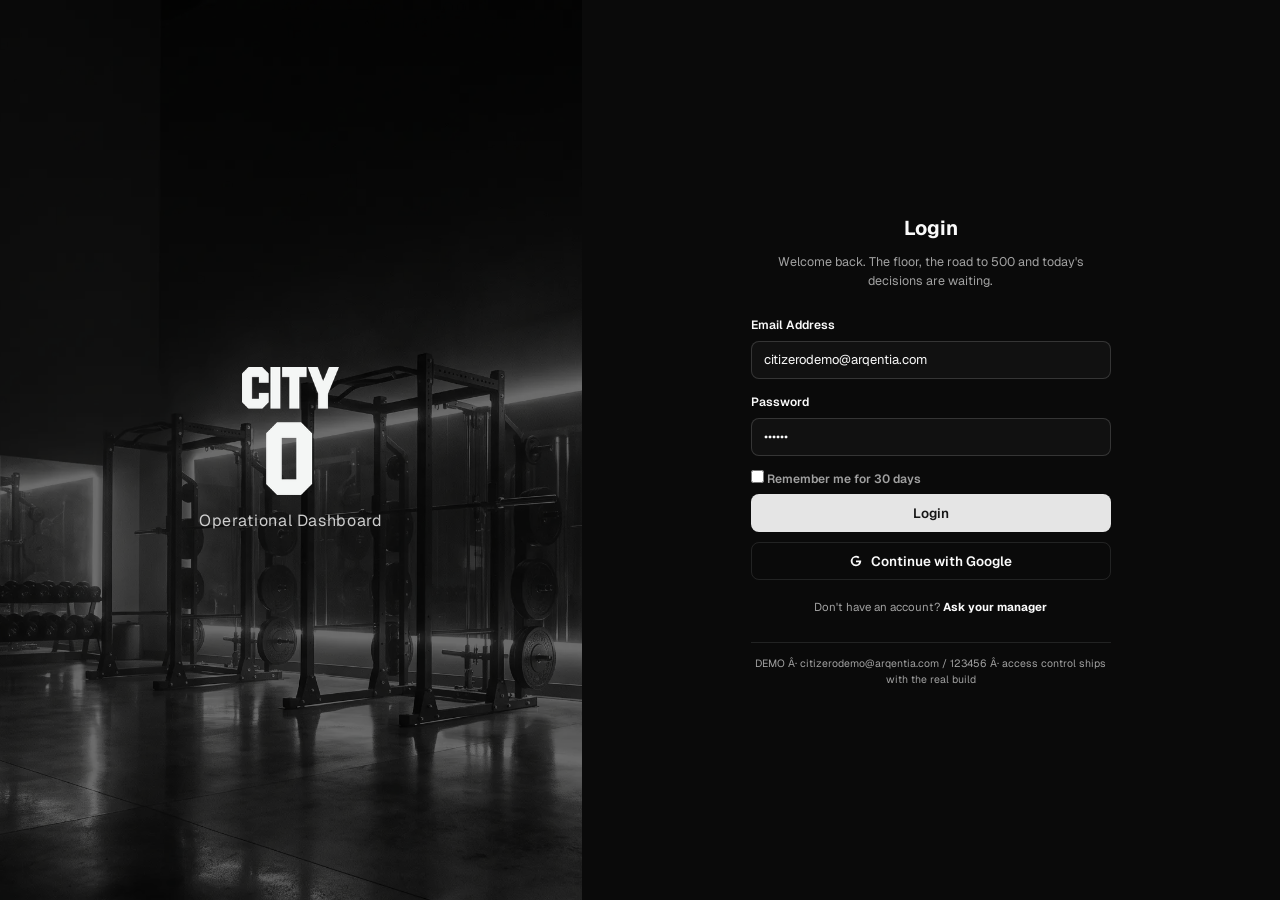
<file: login.html>
﻿<!DOCTYPE html>
<html lang="en" class="dark">
<head>
<meta charset="utf-8">
<meta name="viewport" content="width=device-width, initial-scale=1">
<title>CITY 0 OPS Â· Login</title>
<link rel="icon" href="assets/logo-cz-mark.png">
<link href="https://fonts.googleapis.com/css2?family=Geist:wght@300;400;500;600;700;800&family=Geist+Mono:wght@400;500&display=swap" rel="stylesheet">
<link rel="stylesheet" href="styles.css?v=0902a">
<style>
  .lg { display: grid; grid-template-columns: 1fr 1.2fr; min-height: 100dvh; }
  .lgl { position: relative; overflow: hidden; background: #000; display: flex; flex-direction: column; align-items: center; justify-content: center; gap: 14px; }
  .lgl .bg { position: absolute; inset: 0; width: 100%; height: 100%; object-fit: cover; opacity: .5; filter: saturate(.35) brightness(.85); }
  @media (prefers-reduced-motion: reduce) { .lgl video.bg { display: none; } }
  .lgl .mark { position: relative; height: 128px; }
  .lgl p { position: relative; font-size: 16px; letter-spacing: .04em; color: rgba(255,255,255,.78); }
  .lgr { background: var(--background); display: flex; align-items: center; justify-content: center; padding: 40px 24px; }
  .lgbox { width: min(360px, 100%); }
  .lgbox h2 { font-size: 20px; font-weight: 700; text-align: center; margin-bottom: 8px; }
  .lgbox .sub { font-size: 12.5px; color: var(--muted-foreground); text-align: center; line-height: 1.55; margin-bottom: 26px; }
  .lgbox label { display: block; font-size: 12px; font-weight: 600; margin: 14px 0 6px; }
  .lgbox input[type=email], .lgbox input[type=password] {
    width: 100%; height: 38px; padding: 0 12px; font: inherit; font-size: 13px;
    background: color-mix(in srgb, var(--foreground) 3%, transparent);
    border: 1px solid var(--input); border-radius: 8px; color: var(--foreground); outline: 0;
  }
  .lgbox input:focus { border-color: var(--ring); }
  .lgrem { display: flex; align-items: center; gap: 8px; font-size: 12px; color: var(--muted-foreground); margin: 14px 0 18px; }
  .lgbtn { width: 100%; height: 38px; border: 0; border-radius: 8px; font: inherit; font-size: 13.5px; font-weight: 600; cursor: pointer; }
  .lgbtn.pri { background: var(--primary); color: var(--primary-foreground); }
  .lgbtn.sec { background: transparent; border: 1px solid var(--border); color: var(--foreground); margin-top: 10px; display: flex; align-items: center; justify-content: center; gap: 8px; }
  .lgfoot { font-size: 11.5px; color: var(--muted-foreground); text-align: center; margin-top: 18px; }
  .lgfoot b { color: var(--foreground); cursor: pointer; }
  .lgdemo { font-size: 10.5px; color: var(--muted-foreground); text-align: center; margin-top: 26px; border-top: 1px solid var(--border); padding-top: 12px; }
  @media (max-width: 860px) { .lg { grid-template-columns: 1fr; } .lgl { min-height: 34dvh; } }
</style>
</head>
<body>
<div class="lg">
  <div class="lgl">
    <video class="bg" autoplay muted loop playsinline poster="assets/banner.webp">
      <source src="assets/login.mp4" type="video/mp4">
    </video>
    <img class="mark" src="assets/logo-cz-mark.png" alt="City Zero" onerror="this.remove()">
    <p>Operational Dashboard</p>
  </div>
  <div class="lgr">
    <form class="lgbox" onsubmit="event.preventDefault(); czLogin();">
      <h2>Login</h2>
      <div class="sub">Welcome back. The floor, the road to 500 and today's decisions are waiting.</div>
      <label for="em">Email Address</label>
      <input id="em" type="email" placeholder="you@cityzero.com" value="citizerodemo@arqentia.com" autocomplete="username">
      <label for="pw">Password</label>
      <input id="pw" type="password" placeholder="Â·Â·Â·Â·Â·Â·Â·Â·" value="123456" autocomplete="current-password">
      <div id="lgerr" style="display:none;color:#f87171;font-size:12px;margin-top:8px">Wrong credentials. Demo access: citizerodemo@arqentia.com Â· 123456</div>
      <label class="lgrem"><input type="checkbox"> Remember me for 30 days</label>
      <button class="lgbtn pri" type="submit">Login</button>
      <button class="lgbtn sec" type="button" onclick="czEnter()">
        <svg width="14" height="14" viewBox="0 0 24 24" fill="currentColor" aria-hidden="true"><path d="M21.35 11.1H12v2.9h5.3c-.5 2.5-2.6 3.9-5.3 3.9a5.9 5.9 0 1 1 0-11.8c1.5 0 2.8.5 3.8 1.4l2.2-2.2A9 9 0 1 0 12 21c5.2 0 8.9-3.6 8.9-8.8 0-.4 0-.7-.1-1.1z"/></svg>
        Continue with Google
      </button>
      <div class="lgfoot">Don't have an account? <b>Ask your manager</b></div>
      <div class="lgdemo">DEMO Â· citizerodemo@arqentia.com / 123456 Â· access control ships with the real build</div>
    </form>
  </div>
</div>
<script>
  function czEnter() {
    try { sessionStorage.setItem("c0.once", "1"); } catch (e) { }
    let h = "";
    try { h = sessionStorage.getItem("c0.after") || ""; sessionStorage.removeItem("c0.after"); } catch (e) { }
    location.href = "index.html" + h;
  }
  function czLogin() {
    const em = document.getElementById("em").value.trim().toLowerCase();
    const pw = document.getElementById("pw").value;
    const err = document.getElementById("lgerr");
    if (em === "citizerodemo@arqentia.com" && pw === "123456") { err.style.display = "none"; czEnter(); }
    else { err.style.display = "block"; }
  }
</script>
</body>
</html>
</file>
<file: styles.css>
/* CITY 0 OPS · shadcn/ui design system port (vanilla CSS)
   Tokens and component recipes taken from vendor/shadcn-ui
   apps/v4/app/globals.css (.dark) and registry/new-york-v4/ui/*.tsx.
   Backgrounds keep City Zero's blue-tinted near-black instead of
   shadcn's neutral zinc; everything else follows the source. */

/* ==== dual-mode tokens · port of next-shadcn-admin-dashboard-v1
   src/app/globals.css: :root = light, .dark = dark. Dark keeps City Zero's
   blue-tinted near-black on the template's structure. ==== */
:root {
  --radius: 0.625rem;
  --radius-sm: calc(var(--radius) - 4px);
  --radius-md: calc(var(--radius) - 2px);
  --radius-lg: var(--radius);
  --radius-xl: calc(var(--radius) + 4px);

  /* light con profundidad (pedido Rafa 29.08): canvas gris claro, cards casi
     blancas que se despegan, sidebar gris más oscuro. Nada de blanco plano. */
  --background: oklch(0.955 0 0);
  --foreground: oklch(0.145 0 0);
  --card: oklch(0.995 0 0);
  --card-foreground: oklch(0.145 0 0);
  --popover: oklch(0.995 0 0);
  --popover-foreground: oklch(0.145 0 0);
  --primary: oklch(0.205 0 0);
  --primary-foreground: oklch(0.985 0 0);
  --secondary: oklch(0.925 0 0);
  --secondary-foreground: oklch(0.205 0 0);
  --muted: oklch(0.925 0 0);
  --muted-foreground: oklch(0.49 0 0);
  --accent: oklch(0.91 0 0);
  --accent-foreground: oklch(0.205 0 0);
  --destructive: oklch(0.577 0.245 27.325);
  --border: oklch(0.878 0 0);
  --input: oklch(0.878 0 0);
  --ring: oklch(0.65 0 0);
  --sidebar: oklch(0.925 0 0);
  --sidebar-accent: oklch(0.87 0 0);

  /* semantic status: legibles sobre claro */
  --red: #dc2626;
  --amber: #b45309;
  --green: #15803d;
  --live: #16a34a;
  --warnY: #ca8a04;
  --warnO: #ea580c;
  --mint: #0f9d7a;

  /* escala de chart del template (idéntica en ambos modos) */
  --chart-1: oklch(0.87 0 0);
  --chart-2: oklch(0.556 0 0);
  --chart-3: oklch(0.439 0 0);
  --chart-4: oklch(0.371 0 0);
  --chart-5: oklch(0.269 0 0);

  --font: "Geist", ui-sans-serif, system-ui, sans-serif;
  --mono: "Geist Mono", ui-monospace, monospace;
  --sidebar-w: 244px;
  --shadow-xs: 0 1px 2px 0 rgba(16,24,40,.08);
  --shadow-sm: 0 1px 3px 0 rgba(16,24,40,.12), 0 1px 2px -1px rgba(16,24,40,.08);
  --shadow-lg: 0 12px 20px -4px rgba(16,24,40,.15), 0 4px 8px -4px rgba(16,24,40,.08);
}

.dark {
  /* dark: los valores EXACTOS de globals.css del template — fondo 0.145 con
     cards 0.205 elevadas por color, no negro puro */
  --background: oklch(0.145 0 0);
  --foreground: oklch(0.985 0 0);
  --card: oklch(0.205 0 0);
  --card-foreground: oklch(0.985 0 0);
  --popover: oklch(0.205 0 0);
  --popover-foreground: oklch(0.985 0 0);
  --primary: oklch(0.922 0 0);
  --primary-foreground: oklch(0.205 0 0);
  --secondary: oklch(0.269 0 0);
  --secondary-foreground: oklch(0.985 0 0);
  --muted: oklch(0.269 0 0);
  --muted-foreground: oklch(0.708 0 0);
  --accent: oklch(0.269 0 0);
  --accent-foreground: oklch(0.985 0 0);
  --destructive: oklch(0.704 0.191 22.216);
  --border: oklch(1 0 0 / 10%);
  --input: oklch(1 0 0 / 15%);
  --ring: oklch(0.556 0 0);
  --sidebar: oklch(0.185 0 0);
  --sidebar-accent: oklch(0.269 0 0);

  --red: #E5484D;
  --amber: #D9A13B;
  --green: #46A758;
  --live: #4ade80;
  --warnY: #facc15;
  --warnO: #fb923c;
  --mint: #23E3A4;

  --shadow-xs: 0 1px 2px 0 rgba(0,0,0,.25);
  --shadow-sm: 0 1px 3px 0 rgba(0,0,0,.3), 0 1px 2px -1px rgba(0,0,0,.3);
  --shadow-lg: 0 10px 15px -3px rgba(0,0,0,.4), 0 4px 6px -4px rgba(0,0,0,.4);
}

* { margin: 0; padding: 0; box-sizing: border-box; }
html { -webkit-font-smoothing: antialiased; }
body {
  font-family: var(--font);
  font-size: 14px; font-weight: 400; line-height: 1.55;
  color: var(--foreground); background: var(--background);
}
::selection { background: var(--primary); color: var(--primary-foreground); }
button { font-family: inherit; }

.text-muted { color: var(--muted-foreground); }
.mono { font-family: var(--mono); font-size: 12px; }

/* ================= shell & sidebar (next-shadcn-admin template) ================= */
.shell { display: grid; grid-template-columns: var(--sidebar-w) 1fr; min-height: 100dvh; }
/* colapso a iconos (sidebar collapsible="icon" del template) */
.shell.collapsed { grid-template-columns: 58px 1fr; }
.shell.collapsed .sidebar { padding-left: 8px; padding-right: 8px; overflow: visible; }
.shell.collapsed .wordmark img, .shell.collapsed .wordmark .ops { display: none; }
.shell.collapsed .wordmark .mkmini { display: block; margin: 0 auto; }
.shell.collapsed .nav a { justify-content: center; padding-left: 0; padding-right: 0; }
.shell.collapsed .nav .navlbl, .shell.collapsed .nav .n { display: none; }
.shell.collapsed .navgroup, .shell.collapsed .side-status, .shell.collapsed .langrow,
.shell.collapsed .side-made, .shell.collapsed .side-user .sud, .shell.collapsed .side-user > svg { display: none; }
.shell.collapsed .side-user { justify-content: center; padding: 6px; border: 0; background: transparent; }
.wordmark .mkmini { display: none; height: 30px; }
.inset { min-width: 0; display: flex; flex-direction: column; }

/* header h-12 sticky con blur, receta del layout.tsx del template */
.apphdr {
  position: sticky; top: 0; z-index: 40;
  height: 48px; flex-shrink: 0;
  display: flex; align-items: center; justify-content: space-between;
  padding: 0 24px; border-bottom: 1px solid var(--border);
  background: color-mix(in srgb, var(--background) 55%, transparent);
  backdrop-filter: blur(12px); -webkit-backdrop-filter: blur(12px);
}
.apphdr .ahl, .apphdr .ahr { display: flex; align-items: center; gap: 8px; }
.ahbtn {
  width: 28px; height: 28px; display: inline-flex; align-items: center; justify-content: center;
  border: 0; border-radius: var(--radius-md); background: transparent; color: var(--foreground);
  cursor: pointer; transition: background .15s ease;
}
.ahbtn:hover { background: var(--accent); }
.ahbtn svg { width: 15px; height: 15px; }
.ahsep { width: 1px; height: 16px; background: var(--border); margin: 0 6px; }
.crumb { display: flex; align-items: center; gap: 6px; font-size: 12.5px; color: var(--muted-foreground); }
.crumb svg { width: 12px; height: 12px; opacity: .6; }
.crumb b { color: var(--foreground); font-weight: 600; }
.ahav { cursor: default; }
.ico-sun { display: none; }
html.dark .ico-sun { display: block; }
html.dark .ico-moon { display: none; }
.sidebar {
  background: var(--sidebar); border-right: 1px solid var(--border);
  position: sticky; top: 0; height: 100dvh;
  display: flex; flex-direction: column; padding: 16px 12px 12px;
}
.wordmark { display: flex; align-items: center; gap: 8px; padding: 4px 8px 16px; }
.wordmark img { height: 20px; display: block; }
html:not(.dark) .wordmark img { filter: invert(1); }
html:not(.dark) .hero img { filter: saturate(.4) brightness(.95); }
.wordmark .ops {
  font-family: var(--mono); font-size: 10px; letter-spacing: .22em;
  color: var(--muted-foreground); border: 1px solid var(--border);
  padding: 2px 6px; border-radius: var(--radius-sm);
}
.nav { display: flex; flex-direction: column; gap: 1px; overflow-y: auto; min-height: 0; scrollbar-width: thin; scrollbar-color: var(--accent) transparent; }
.navgroup {
  font-size: 11px; font-weight: 500; color: var(--muted-foreground);
  opacity: .75; padding: 14px 8px 5px; letter-spacing: .02em;
}
.nav a {
  display: flex; align-items: center; gap: 8px;
  height: 32px; font-size: 13px; font-weight: 400; color: var(--foreground);
  text-decoration: none; padding: 0 8px; border-radius: var(--radius-md);
  transition: background .12s ease, color .12s ease;
}
.nav a .navico { width: 16px; height: 16px; flex: 0 0 auto; color: var(--muted-foreground); }
.nav a .navlbl { flex: 1; min-width: 0; white-space: nowrap; overflow: hidden; text-overflow: ellipsis; }
.nav a:hover { background: var(--sidebar-accent); }
.nav a.active { background: var(--sidebar-accent); font-weight: 500; }
.nav a.active .navico { color: var(--foreground); }
.nav a .n {
  font-family: var(--mono); font-size: 10.5px; color: var(--muted-foreground);
  background: var(--secondary); border: 1px solid var(--border);
  padding: 1px 7px; border-radius: 999px; line-height: 1.5;
}
.nav a .n.hot { color: var(--red); border-color: color-mix(in oklab, var(--red) 40%, transparent); }
.side-foot { margin-top: auto; padding: 12px 8px 0; border-top: 1px solid var(--border); font-size: 11.5px; color: var(--muted-foreground); line-height: 1.7; }
.side-foot strong { color: var(--foreground); font-weight: 500; display: block; }
.side-k { display: flex; align-items: center; justify-content: space-between; margin-bottom: 10px; cursor: pointer; border: 1px solid var(--border); background: var(--secondary); border-radius: var(--radius-md); padding: 6px 8px; transition: background .12s ease; font-size: 12.5px; color: var(--muted-foreground); }
.side-k:hover { background: var(--accent); color: var(--foreground); }

/* ================= content & topbar ================= */
.content { padding: 0 0 64px; min-width: 0; overflow-x: clip; }
.inner { max-width: none; padding: 0 32px; }
.topbar {
  display: flex; align-items: center; justify-content: space-between; gap: 24px;
  padding: 22px 32px 18px; border-bottom: 1px solid var(--border); max-width: none;
}
.topbar h1 { font-weight: 600; font-size: 20px; letter-spacing: -.01em; line-height: 1.25; }
.topbar .sub { font-size: 13px; color: var(--muted-foreground); margin-top: 3px; }
.sweep { display: flex; align-items: center; gap: 12px; flex-shrink: 0; }
.sweep .stamp { font-family: var(--mono); font-size: 11px; letter-spacing: .06em; color: var(--muted-foreground); display: flex; align-items: center; gap: 8px; }
.dot { width: 7px; height: 7px; border-radius: 999px; background: var(--green); animation: pulse 2s ease-in-out infinite; }
@keyframes pulse { 0%,100% { opacity: 1; } 50% { opacity: .3; } }

/* ================= button (ui/button.tsx) ================= */
.btn {
  display: inline-flex; align-items: center; justify-content: center; gap: 8px;
  height: 36px; padding: 0 16px; border-radius: var(--radius-md);
  font-size: 14px; font-weight: 500; white-space: nowrap; cursor: pointer;
  border: 0; background: var(--primary); color: var(--primary-foreground);
  transition: all .15s ease; outline: none; text-decoration: none;
}
.btn svg { width: 16px; height: 16px; flex-shrink: 0; pointer-events: none; }
.btn:hover { background: color-mix(in oklab, var(--primary) 90%, transparent); }
.btn:focus-visible { box-shadow: 0 0 0 3px color-mix(in oklab, var(--ring) 50%, transparent); }
.btn:disabled { pointer-events: none; opacity: .5; }
.btn.secondary { background: var(--secondary); color: var(--secondary-foreground); }
.btn.secondary:hover { background: color-mix(in oklab, var(--secondary) 80%, white 4%); }
.btn.outline, .btn.ghost { background: color-mix(in oklab, var(--input) 30%, transparent); color: var(--foreground); border: 1px solid var(--input); box-shadow: var(--shadow-xs); }
.btn.outline:hover, .btn.ghost:hover { background: color-mix(in oklab, var(--input) 50%, transparent); }
.btn.plain { background: transparent; border: 0; box-shadow: none; color: var(--foreground); }
.btn.plain:hover { background: color-mix(in oklab, var(--accent) 50%, transparent); }
.btn.destructive { background: color-mix(in oklab, var(--destructive) 60%, var(--background)); color: #fff; }
.btn.sm, .btn.mini { height: 32px; padding: 0 12px; gap: 6px; font-size: 13px; }
.btn.xs { height: 24px; padding: 0 8px; font-size: 12px; }
.btn.icon { width: 36px; padding: 0; }
.btn.icon-xs { width: 24px; height: 24px; padding: 0; }

/* ================= badge (ui/badge.tsx) — replaces .chip ================= */
.chip {
  display: inline-flex; align-items: center; gap: 4px; width: fit-content;
  border-radius: 999px; border: 1px solid transparent; padding: 2px 8px;
  font-size: 11px; font-weight: 500; white-space: nowrap; line-height: 1.5;
  font-family: var(--font); letter-spacing: .01em;
}
.chip.red { color: #fff; background: color-mix(in oklab, var(--red) 60%, var(--background)); }
.chip.amber { color: var(--amber); border-color: color-mix(in oklab, var(--amber) 45%, transparent); background: color-mix(in oklab, var(--amber) 12%, transparent); }
.chip.green { color: var(--green); border-color: color-mix(in oklab, var(--green) 45%, transparent); background: color-mix(in oklab, var(--green) 12%, transparent); }
.chip.gray { border-color: var(--border); color: var(--foreground); background: var(--secondary); }
.chip.white { background: var(--primary); color: var(--primary-foreground); }

/* ================= metric & action cards (overview) ================= */
.ovhead { display: flex; align-items: flex-end; justify-content: space-between; gap: 16px; margin-bottom: 30px; flex-wrap: wrap; }
.greet { font-size: 20px; font-weight: 500; font-style: italic; letter-spacing: .005em; }
.greetsub { display: flex; align-items: center; gap: 10px; margin-top: 6px; font-size: 13.5px; color: var(--muted-foreground); flex-wrap: wrap; }
.greetsub .it { font-style: italic; }
.greetsub .gd { width: 5px; height: 5px; border-radius: 999px; background: var(--foreground); }
.bicon { width: 17px; height: 17px; margin-left: 6px; vertical-align: -3.5px; }

.ovsec { margin-bottom: 34px; }
.mgrid { display: grid; grid-template-columns: repeat(4, 1fr); gap: 12px; margin-top: 12px; }

.mcard { background: var(--card); border: 1px solid var(--border); border-radius: var(--radius-lg); box-shadow: var(--shadow-xs); padding: 16px; display: flex; flex-direction: column; gap: 22px; }
.mhead2 { display: flex; align-items: center; gap: 8px; font-size: 13px; font-weight: 500; color: var(--muted-foreground); }
.mic { width: 19px; height: 19px; display: inline-flex; }
.mic svg { width: 100%; height: 100%; }
.mic.red { color: var(--red); } .mic.amber { color: var(--amber); } .mic.white { color: var(--foreground); } .mic.green { color: var(--green); }
.mval { font-size: 30px; font-weight: 500; line-height: 1; letter-spacing: -.02em; font-variant-numeric: tabular-nums; }
.mnote { font-size: 12px; line-height: 1.45; display: flex; gap: 5px; align-items: baseline; }
.mnote b { font-weight: 600; }
.mnote span { color: var(--muted-foreground); }

.acard {
  background: var(--card); border: 1px solid var(--border); border-radius: var(--radius-lg);
  box-shadow: var(--shadow-xs); padding: 10px 12px;
  display: flex; align-items: center; justify-content: space-between; gap: 10px;
  cursor: pointer; transition: background .15s ease;
}
.acard:hover { background: color-mix(in oklab, var(--card) 92%, white 5%); }
.acard:hover .ar { transform: translateX(2px); }
.al { display: flex; align-items: center; gap: 10px; font-size: 14px; font-weight: 500; color: color-mix(in oklab, var(--foreground) 85%, transparent); }
.aic { width: 42px; height: 42px; background: var(--background); border: 1px solid var(--border); border-radius: var(--radius-md); display: inline-flex; align-items: center; justify-content: center; color: var(--foreground); flex-shrink: 0; }
.aic svg { width: 19px; height: 19px; }
.ar { width: 22px; height: 22px; color: var(--muted-foreground); transition: transform .2s ease-out; flex-shrink: 0; }
.ar svg { width: 100%; height: 100%; }

/* section titles */
.ptitle { font-weight: 600; font-size: 15px; letter-spacing: -.005em; margin-bottom: 14px; display: flex; align-items: baseline; justify-content: space-between; gap: 12px; }
.ptitle .hint { font-size: 12px; font-weight: 400; color: var(--muted-foreground); }

/* ================= metric strip (non-overview sections) ================= */
.metrics { display: grid; grid-auto-flow: column; grid-auto-columns: 1fr; gap: 12px; max-width: none; padding: 20px 32px 4px; }
.metric {
  background: linear-gradient(to top, color-mix(in srgb, var(--primary) 5%, var(--card)), var(--card));
  border: 1px solid var(--border); border-radius: var(--radius-xl);
  box-shadow: var(--shadow-xs); padding: 18px 20px; min-width: 0;
}
html.dark .metric { background: var(--card); }
.metric .k { font-size: 12.5px; font-weight: 500; color: var(--muted-foreground); margin-bottom: 9px; }
.metric .v { font-size: 26px; font-weight: 500; line-height: 1.05; letter-spacing: -.02em; font-variant-numeric: tabular-nums; }
.metric .v .unit { font-size: 13px; color: var(--muted-foreground); margin-left: 4px; font-weight: 400; }
.metric .v.red { color: var(--red); }
.metric .s { font-size: 12px; color: var(--muted-foreground); margin-top: 7px; }
.metric .s .chip { margin-left: 0; }

/* ================= layout grids & panels ================= */
.grid { display: grid; gap: 20px; max-width: none; padding: 20px 32px 0; }
.grid.split { grid-template-columns: 2fr 1fr; }
.grid.half { grid-template-columns: 1fr 1fr; }
.panel { background: var(--card); border: 1px solid var(--border); border-radius: var(--radius-xl); box-shadow: var(--shadow-sm); padding: 20px 22px 22px; min-width: 0; }
.panel.wide { grid-column: 1 / -1; }

/* ================= table (ui/table.tsx) ================= */
.tablewrap { overflow-x: auto; }
.tablewrap table { min-width: 540px; }
table { width: 100%; border-collapse: collapse; font-size: 14px; }
th {
  height: 40px; padding: 0 10px; text-align: left; vertical-align: middle;
  font-size: 13px; font-weight: 500; color: var(--muted-foreground);
  border-bottom: 1px solid var(--border); white-space: nowrap; background: transparent;
}
td { padding: 10px; border-bottom: 1px solid var(--border); vertical-align: middle; font-size: 13.5px; }
tbody tr { transition: background .12s ease; }
tbody tr:hover { background: color-mix(in oklab, var(--muted) 50%, transparent); }
tbody tr:last-child td { border-bottom: 0; }
td.mono { font-family: var(--mono); font-size: 12.5px; }
td.num { font-family: var(--mono); font-size: 12.5px; text-align: right; white-space: nowrap; font-variant-numeric: tabular-nums; }
td .t { font-weight: 500; font-size: 13.5px; color: var(--foreground); }
td .d { color: var(--muted-foreground); font-size: 12px; margin-top: 2px; }
tr.selrow td { background: color-mix(in oklab, var(--muted) 60%, transparent); }
.age-red { color: var(--red); } .age-amber { color: var(--amber); } .ok-green { color: var(--green); }

/* ================= tabs (ui/tabs.tsx) ================= */
.tabs { display: inline-flex; align-items: center; width: fit-content; background: var(--muted); border-radius: var(--radius-lg); padding: 3px; height: 36px; }
.tab {
  display: inline-flex; align-items: center; justify-content: center; gap: 6px;
  height: 30px; padding: 0 12px; border-radius: var(--radius-md); border: 1px solid transparent;
  font-size: 13.5px; font-weight: 500; color: color-mix(in oklab, var(--foreground) 60%, transparent);
  background: transparent; cursor: pointer; transition: all .15s ease; white-space: nowrap;
}
.tab:hover { color: var(--foreground); }
.tab.on { background: var(--background); color: var(--foreground); box-shadow: var(--shadow-sm); border-color: var(--border); }
.tab .n { font-family: var(--mono); font-size: 11px; color: var(--muted-foreground); }

/* ================= input / select / textarea / label ================= */
.input, .select, .textarea {
  height: 36px; width: 100%; min-width: 0; border-radius: var(--radius-md);
  border: 1px solid var(--input); background: color-mix(in oklab, var(--input) 30%, transparent);
  padding: 4px 12px; font-size: 14px; font-family: var(--font); color: var(--foreground);
  box-shadow: var(--shadow-xs); outline: none; transition: color .15s, box-shadow .15s, border-color .15s;
}
.input::placeholder { color: var(--muted-foreground); }
.input:focus-visible, .select:focus-visible, .textarea:focus-visible { border-color: var(--ring); box-shadow: 0 0 0 3px color-mix(in oklab, var(--ring) 50%, transparent); }
.select { appearance: none; cursor: pointer; background-image: url("data:image/svg+xml;utf8,<svg xmlns='http://www.w3.org/2000/svg' width='16' height='16' viewBox='0 0 24 24' fill='none' stroke='%239CA4AC' stroke-width='2' stroke-linecap='round' stroke-linejoin='round'><path d='m6 9 6 6 6-6'/></svg>"); background-repeat: no-repeat; background-position: right 10px center; padding-right: 32px; }
.select option { background: var(--popover); color: var(--foreground); }
.textarea { height: auto; min-height: 96px; padding: 8px 12px; resize: vertical; line-height: 1.55; }
.label { display: block; font-size: 13.5px; font-weight: 500; margin-bottom: 6px; }
.field { margin-bottom: 14px; }
.field .helper { font-size: 12px; color: var(--muted-foreground); margin-top: 5px; }

/* ================= switch (ui/switch.tsx) ================= */
.switch {
  display: inline-flex; align-items: center; flex-shrink: 0; cursor: pointer;
  width: 32px; height: 18.4px; border-radius: 999px; border: 1px solid transparent;
  background: color-mix(in oklab, var(--input) 80%, transparent);
  box-shadow: var(--shadow-xs); transition: all .15s ease; padding: 0; outline: none;
}
.switch[aria-checked="true"] { background: var(--primary); }
.switch .thumb { display: block; width: 16px; height: 16px; border-radius: 999px; background: var(--foreground); transition: transform .15s ease; transform: translateX(0); }
.switch[aria-checked="true"] .thumb { background: var(--primary-foreground); transform: translateX(13px); }
.switch:focus-visible { box-shadow: 0 0 0 3px color-mix(in oklab, var(--ring) 50%, transparent); }
.switch:disabled { cursor: not-allowed; opacity: .5; }

/* ================= checkbox (ui/checkbox.tsx) ================= */
.cbx {
  width: 16px; height: 16px; flex-shrink: 0; border-radius: 4px;
  border: 1px solid var(--input); background: color-mix(in oklab, var(--input) 30%, transparent);
  box-shadow: var(--shadow-xs); cursor: pointer; display: inline-flex;
  align-items: center; justify-content: center; padding: 0; outline: none;
  transition: box-shadow .15s ease; color: transparent;
}
.cbx[aria-checked="true"] { background: var(--primary); border-color: var(--primary); color: var(--primary-foreground); }
.cbx svg { width: 12px; height: 12px; }
.cbx:focus-visible { box-shadow: 0 0 0 3px color-mix(in oklab, var(--ring) 50%, transparent); }
.taskdone .t { text-decoration: line-through; color: var(--muted-foreground); }

/* ================= progress (ui/progress.tsx) ================= */
.progress { position: relative; height: 8px; width: 100%; overflow: hidden; border-radius: 999px; background: color-mix(in oklab, var(--primary) 20%, transparent); }
.progress .bar { height: 100%; background: var(--primary); transition: width .3s ease; border-radius: 999px; }

/* ================= avatar (ui/avatar.tsx) ================= */
.avatar {
  width: 28px; height: 28px; border-radius: 999px; flex-shrink: 0;
  background: var(--secondary); border: 1px solid var(--border);
  display: inline-flex; align-items: center; justify-content: center;
  font-size: 11px; font-weight: 600; color: var(--foreground); letter-spacing: .02em;
}
.avatar.sm { width: 24px; height: 24px; font-size: 10px; }

/* ================= separator / kbd / skeleton / alert ================= */
.separator { height: 1px; background: var(--border); border: 0; margin: 16px 0; }
.kbd {
  display: inline-flex; align-items: center; gap: 2px;
  background: var(--muted); border: 1px solid var(--border); border-radius: var(--radius-sm);
  padding: 1px 6px; font-family: var(--mono); font-size: 10.5px; color: var(--muted-foreground);
}
.skeleton { background: var(--accent); border-radius: var(--radius-md); animation: skpulse 1.6s ease-in-out infinite; }
@keyframes skpulse { 0%,100% { opacity: 1; } 50% { opacity: .45; } }
.alert {
  position: relative; width: 100%; border-radius: var(--radius-lg);
  border: 1px solid var(--border); background: var(--card);
  padding: 12px 16px; font-size: 13.5px; display: grid;
  grid-template-columns: 18px 1fr; gap: 2px 10px; align-items: start;
  box-shadow: var(--shadow-xs);
}
.alert svg { width: 16px; height: 16px; margin-top: 2px; color: var(--muted-foreground); grid-row: span 2; }
.alert .atitle { font-weight: 500; }
.alert .adesc { color: var(--muted-foreground); font-size: 13px; }
.alert.warn { border-color: color-mix(in oklab, var(--amber) 40%, transparent); }
.alert.warn svg, .alert.warn .atitle { color: var(--amber); }

/* ================= tooltip (ui/tooltip.tsx: bg-foreground) ================= */
.tooltip {
  position: fixed; z-index: 90; pointer-events: none;
  background: var(--foreground); color: var(--background);
  border-radius: var(--radius-md); padding: 6px 12px; font-size: 12px;
  max-width: 260px; box-shadow: var(--shadow-lg);
  opacity: 0; transform: scale(.97); transition: opacity .12s ease, transform .12s ease;
}
.tooltip.show { opacity: 1; transform: scale(1); }
.tooltip .arrow { position: absolute; left: 50%; bottom: -4px; width: 10px; height: 10px; transform: translateX(-50%) rotate(45deg); background: var(--foreground); border-radius: 2px; }

/* ================= dialog & sheet (ui/dialog.tsx, ui/sheet.tsx) ================= */
.overlay {
  position: fixed; inset: 0; z-index: 70; background: rgba(0,0,0,.5);
  opacity: 0; pointer-events: none; transition: opacity .2s ease;
}
.overlay.open { opacity: 1; pointer-events: auto; }
.dialog {
  position: fixed; top: 50%; left: 50%; z-index: 80;
  width: calc(100% - 2rem); max-width: 480px;
  transform: translate(-50%, -48%) scale(.96); opacity: 0; pointer-events: none;
  background: var(--background); border: 1px solid var(--border);
  border-radius: var(--radius-lg); padding: 24px; box-shadow: var(--shadow-lg);
  display: grid; gap: 16px; transition: opacity .2s ease, transform .2s ease;
}
.dialog.open { opacity: 1; pointer-events: auto; transform: translate(-50%, -50%) scale(1); }
.dialog h3 { font-size: 17px; font-weight: 600; line-height: 1.2; }
.dialog .ddesc { font-size: 13.5px; color: var(--muted-foreground); margin-top: 6px; }
.dialog .dfoot { display: flex; justify-content: flex-end; gap: 8px; }
.dclose { position: absolute; top: 14px; right: 14px; opacity: .7; background: transparent; border: 0; color: var(--foreground); cursor: pointer; border-radius: var(--radius-sm); padding: 3px; }
.dclose:hover { opacity: 1; }
.dclose svg { width: 16px; height: 16px; }

.sheet {
  position: fixed; top: 0; right: 0; bottom: 0; z-index: 80;
  width: 430px; max-width: calc(100% - 2rem);
  background: var(--background); border-left: 1px solid var(--border);
  box-shadow: var(--shadow-lg); transform: translateX(100%);
  transition: transform .3s ease; display: flex; flex-direction: column;
}
.sheet.open { transform: translateX(0); }
.sheet .shead { padding: 16px 20px; display: flex; flex-direction: column; gap: 4px; border-bottom: 1px solid var(--border); }
.sheet .shead h3 { font-size: 15.5px; font-weight: 600; }
.sheet .shead p { font-size: 13px; color: var(--muted-foreground); }
.sheet .sbody { padding: 18px 20px; overflow-y: auto; flex: 1; }
.sheet .sfoot { margin-top: auto; padding: 14px 20px; border-top: 1px solid var(--border); display: flex; gap: 8px; justify-content: flex-end; }

/* ================= toast (ui/sonner.tsx look) ================= */
.toaster { position: fixed; bottom: 20px; right: 20px; z-index: 100; display: flex; flex-direction: column; gap: 8px; }
.toast {
  width: 340px; background: var(--popover); border: 1px solid var(--border);
  border-radius: var(--radius-lg); box-shadow: var(--shadow-lg);
  padding: 12px 14px; font-size: 13.5px; display: flex; gap: 10px; align-items: flex-start;
  animation: toastin .25s ease;
}
.toast b { font-weight: 600; display: block; margin-bottom: 1px; }
.toast p { color: var(--muted-foreground); font-size: 12.5px; }
.toast svg { width: 16px; height: 16px; margin-top: 2px; flex-shrink: 0; color: var(--green); }
@keyframes toastin { from { opacity: 0; transform: translateY(8px); } to { opacity: 1; transform: none; } }
.toast.out { opacity: 0; transform: translateY(6px); transition: all .25s ease; }

/* ================= command palette (ui.shadcn.com command-menu) =================
   DialogContent: rounded-xl p-2 pb-11 shadow-2xl ring-4 · input: own bordered
   field (border-input bg-input/50) · item: border transparent -> border-input +
   bg-input/50 when selected · footer: absolute bottom bar with kbd + label */
.cmdk {
  position: fixed; top: 15%; left: 50%; transform: translateX(-50%); z-index: 85;
  width: calc(100% - 2rem); max-width: 640px; display: none;
  background: var(--popover);
  border-radius: 14px; overflow: hidden;
  padding: 8px; padding-bottom: 48px;
  box-shadow: 0 0 0 4px color-mix(in srgb, var(--foreground) 9%, transparent),
              0 25px 50px -12px rgba(0, 0, 0, .65);
}
.cmdk.open { display: block; }
.cmdk .cin {
  display: flex; align-items: center; gap: 8px; padding: 0 10px;
  border: 1px solid var(--border); border-radius: 8px;
  background: color-mix(in srgb, var(--foreground) 4%, transparent);
}
.cmdk .cin svg { width: 15px; height: 15px; color: var(--muted-foreground); flex-shrink: 0; }
.cmdk input { flex: 1; height: 38px; background: transparent; border: 0; outline: none; color: var(--foreground); font-size: 14px; font-family: var(--font); }
.cmdk input::placeholder { color: var(--muted-foreground); }
.cmdk .clist { max-height: 340px; overflow-y: auto; padding: 2px 0 6px; scrollbar-width: thin; scrollbar-color: color-mix(in srgb, var(--foreground) 18%, transparent) transparent; }
.cmdk .clist::-webkit-scrollbar { width: 6px; }
.cmdk .clist::-webkit-scrollbar-thumb { background: color-mix(in srgb, var(--foreground) 16%, transparent); border-radius: 999px; }
.cmdk .clist::-webkit-scrollbar-track { background: transparent; }
.cmdk .cgroup { font-size: 12px; font-weight: 500; color: var(--muted-foreground); padding: 12px 12px 6px; }
.cmdk .citem {
  display: flex; align-items: center; gap: 10px; height: 36px; padding: 0 12px;
  border: 1px solid transparent; border-radius: 8px;
  font-size: 13.5px; font-weight: 500; cursor: pointer; color: var(--foreground);
}
.cmdk .citem svg { width: 16px; height: 16px; color: var(--muted-foreground); flex-shrink: 0; }
.cmdk .citem.sel {
  border-color: var(--border);
  background: color-mix(in srgb, var(--foreground) 5%, transparent);
}
.cmdk .citem .crumb { margin-left: auto; font-size: 11.5px; color: var(--muted-foreground); }
.cmdk .cempty { padding: 28px; text-align: center; font-size: 13.5px; color: var(--muted-foreground); }
.cmdk .cfoot {
  position: absolute; left: 0; right: 0; bottom: 0; height: 40px;
  display: flex; align-items: center; gap: 8px; padding: 0 14px;
  border-top: 1px solid var(--border);
  background: color-mix(in srgb, var(--foreground) 3.5%, transparent);
  font-size: 12px; font-weight: 500; color: var(--muted-foreground);
}
.cmdk .cfoot .fkbd {
  display: inline-flex; align-items: center; justify-content: center;
  height: 20px; min-width: 20px; padding: 0 5px;
  border: 1px solid var(--border); border-radius: 5px;
  background: var(--background, transparent);
  font-size: 11px; color: var(--muted-foreground);
}

/* ================= accordion (ui/accordion.tsx) ================= */
.acc { border-top: 1px solid var(--border); }
.accitem { border-bottom: 1px solid var(--border); }
.acctrig {
  width: 100%; display: flex; align-items: center; justify-content: space-between; gap: 10px;
  background: transparent; border: 0; color: var(--foreground); cursor: pointer;
  padding: 13px 2px; font-size: 13.5px; font-weight: 500; text-align: left;
}
.acctrig:hover { text-decoration: underline; text-underline-offset: 3px; }
.acctrig svg { width: 15px; height: 15px; color: var(--muted-foreground); transition: transform .2s ease; flex-shrink: 0; }
.accitem.open .acctrig svg { transform: rotate(180deg); }
.accbody { overflow: hidden; max-height: 0; transition: max-height .25s ease; }
.accbody > div { padding: 0 2px 14px; font-size: 13px; color: var(--muted-foreground); }
.accitem.open .accbody { max-height: 220px; }

/* ================= breadcrumb (ui/breadcrumb.tsx) ================= */
.crumbs { display: flex; align-items: center; flex-wrap: wrap; gap: 6px; font-size: 13px; color: var(--muted-foreground); margin-bottom: 14px; }
.crumbs a { color: var(--muted-foreground); text-decoration: none; transition: color .12s ease; }
.crumbs a:hover { color: var(--foreground); }
.crumbs svg { width: 14px; height: 14px; }
.crumbs .cur { color: var(--foreground); }

/* ================= pagination (ui/pagination.tsx) ================= */
.pager { display: flex; align-items: center; justify-content: center; gap: 4px; margin-top: 14px; }
.pgbtn {
  min-width: 34px; height: 34px; padding: 0 8px; display: inline-flex; align-items: center; justify-content: center; gap: 4px;
  background: transparent; border: 1px solid transparent; border-radius: var(--radius-md);
  color: var(--foreground); font-size: 13.5px; cursor: pointer; transition: background .12s ease;
}
.pgbtn:hover { background: var(--accent); }
.pgbtn.on { border-color: var(--border); background: color-mix(in oklab, var(--input) 30%, transparent); box-shadow: var(--shadow-xs); }
.pgbtn:disabled { opacity: .5; pointer-events: none; }
.pgbtn svg { width: 15px; height: 15px; }

/* ================= dropdown (ui/dropdown-menu.tsx) ================= */
.dd { position: relative; }
.ddbtn {
  height: 34px; display: inline-flex; align-items: center; gap: 8px; padding: 0 12px;
  background: color-mix(in oklab, var(--input) 30%, transparent); border: 1px solid var(--input);
  border-radius: var(--radius-md); color: var(--foreground); font-size: 13px; font-weight: 500;
  cursor: pointer; text-transform: capitalize; box-shadow: var(--shadow-xs);
}
.ddbtn:hover { background: color-mix(in oklab, var(--input) 50%, transparent); }
.ddchev { width: 14px; height: 14px; transform: rotate(90deg); color: var(--muted-foreground); }
.ddmenu {
  display: none; position: absolute; right: 0; top: calc(100% + 6px); z-index: 40;
  background: var(--popover); border: 1px solid var(--border); border-radius: var(--radius-lg);
  min-width: 130px; box-shadow: var(--shadow-lg); padding: 5px;
}
.dd.open .ddmenu { display: block; }
.dditem {
  display: block; width: 100%; text-align: left; background: transparent; border: 0;
  font-size: 13.5px; color: var(--foreground); padding: 7px 10px; cursor: pointer;
  border-radius: var(--radius-md); text-transform: capitalize;
}
.dditem:hover { background: var(--accent); }
.dditem.on { font-weight: 600; }

/* ================= pulse metrics brand (vendor BRANDBOOK.md: mint+blue) ================= */
.pulse-mark {
  font-family: var(--mono); font-size: 11px; font-weight: 500; letter-spacing: .18em;
  color: #23E3A4; white-space: nowrap;
}
.pulse-grad {
  background: linear-gradient(120deg, #00A87D 0%, #3B82F6 100%);
  -webkit-background-clip: text; background-clip: text; color: transparent;
}
.ictitle.red { color: var(--red); }

/* ================= charts ================= */
.chartsec { display: grid; grid-template-columns: 2fr 1fr; gap: 20px; align-items: stretch; }
.chartpanel { min-width: 0; background: var(--card); border: 1px solid var(--border); border-radius: var(--radius-xl); box-shadow: var(--shadow-sm); padding: 18px 20px; }
.chead { display: flex; align-items: center; justify-content: space-between; gap: 12px; margin-bottom: 14px; }
.chead .ptitle { margin: 0; }
.clegend { display: flex; gap: 18px; margin-top: 10px; font-size: 12px; color: var(--muted-foreground); }
.sw { display: inline-block; width: 8px; height: 8px; border-radius: 2px; margin-right: 6px; }
.chartbox { position: relative; }
.ctip {
  position: absolute; z-index: 30; min-width: 168px; pointer-events: none;
  background: var(--foreground); color: var(--background); border-radius: var(--radius-md);
  padding: 0 0 8px; box-shadow: var(--shadow-lg); overflow: hidden;
}
.ctip-date { font-size: 10.5px; letter-spacing: .04em; padding: 7px 10px 6px; opacity: .75; border-bottom: 1px solid rgba(19,22,25,.14); margin-bottom: 7px; }
.ctip-row { display: flex; justify-content: space-between; gap: 16px; padding: 2px 10px; font-size: 11.5px; }
.ctip-row span { display: flex; align-items: center; opacity: .8; }
.ctip-row b { font-weight: 600; font-variant-numeric: tabular-nums; }
.ctip-empty { font-size: 11px; opacity: .65; padding-top: 1px; padding-bottom: 3px; }

.donutpanel { min-width: 0; background: var(--card); border: 1px solid var(--border); border-radius: var(--radius-xl); box-shadow: var(--shadow-sm); padding: 18px 20px; }
.donutwrap { display: flex; flex-direction: column; align-items: center; gap: 18px; padding: 8px 0 2px; }
.donutbox { position: relative; flex-shrink: 0; }
.donut-center { position: absolute; display: flex; flex-direction: column; align-items: center; justify-content: center; text-align: center; pointer-events: none; gap: 2px; }
.donut-center .dv { font-size: 23px; font-weight: 500; letter-spacing: -.02em; font-variant-numeric: tabular-nums; }
.donut-center .dl { font-size: 11px; color: var(--muted-foreground); max-width: 92px; line-height: 1.35; }
.dlegend { width: 100%; display: flex; flex-direction: column; gap: 8px; }
.dlrow { display: grid; grid-template-columns: 1fr auto auto; gap: 12px; align-items: center; font-size: 13.5px; transition: opacity .2s ease; }
.dlrow .dln { display: flex; align-items: center; min-width: 0; color: color-mix(in oklab, var(--foreground) 80%, transparent); }
.dlrow .dln .sw { width: 12px; height: 12px; border-radius: 3px; }
.dlrow b { font-weight: 500; font-variant-numeric: tabular-nums; }
.dlrow .dlp { font-size: 12.5px; color: var(--muted-foreground); min-width: 42px; text-align: right; font-variant-numeric: tabular-nums; }

/* ================= activity & intelligence ================= */
.twocol { display: grid; grid-template-columns: 1fr 1fr; gap: 28px; }
.acts { display: flex; flex-direction: column; gap: 14px; margin-top: 14px; }
.act { display: flex; align-items: center; gap: 12px; }
.act .aic { border-radius: var(--radius-md); background: var(--card); }
.actbody { flex: 1; min-width: 0; }
.actbody p { font-size: 13.5px; }
.act time { font-size: 12px; color: var(--muted-foreground); flex-shrink: 0; font-family: var(--mono); }
.icards { display: flex; flex-direction: column; gap: 12px; margin-top: 14px; }
.icard { background: var(--card); border: 1px solid var(--border); border-radius: var(--radius-lg); box-shadow: var(--shadow-xs); padding: 12px 14px; }
.ictop { display: flex; align-items: center; justify-content: space-between; gap: 8px; margin-bottom: 8px; }
.ictitle { display: flex; align-items: center; gap: 6px; font-size: 13.5px; font-weight: 600; }
.ictitle svg { width: 17px; height: 17px; }
.ictitle.amber { color: var(--amber); } .ictitle.white { color: var(--foreground); } .ictitle.green { color: var(--green); }
.icx { background: transparent; border: 0; color: var(--muted-foreground); width: 20px; height: 20px; cursor: pointer; padding: 2px; border-radius: var(--radius-sm); }
.icx svg { width: 100%; height: 100%; }
.icx:hover { color: var(--foreground); background: var(--accent); }
.icbody { display: flex; align-items: flex-end; gap: 12px; }
.icbody p { flex: 1; font-size: 13px; line-height: 1.5; color: var(--muted-foreground); }
.icbody b { color: var(--foreground); font-weight: 600; }
.seeall { font-size: 12.5px; color: var(--muted-foreground); text-decoration: none; display: inline-flex; align-items: center; gap: 4px; font-weight: 400; }
.seeall:hover { color: var(--foreground); }
.seeall .ddchev { transform: none; }

/* ================= exceptions master-detail ================= */
.xgrid { grid-template-columns: minmax(380px, 55fr) 45fr; }
.xlist { display: flex; flex-direction: column; gap: 2px; }
.xlist .row {
  display: grid; grid-template-columns: 64px 1fr auto; gap: 14px; align-items: start;
  padding: 13px 14px; border-radius: var(--radius-lg); cursor: pointer;
  border: 1px solid transparent; transition: background .12s ease;
}
.xlist .row:hover { background: color-mix(in oklab, var(--muted) 55%, transparent); }
.xlist .row.sel { background: color-mix(in oklab, var(--muted) 75%, transparent); border-color: var(--border); }
.xlist .id { font-family: var(--mono); font-size: 11.5px; color: var(--muted-foreground); padding-top: 3px; }
.xlist .title { font-weight: 500; font-size: 13.5px; line-height: 1.35; }
.xlist .surf { color: var(--muted-foreground); font-size: 12px; margin-top: 3px; }
.xlist .age { font-family: var(--mono); font-size: 12px; text-align: right; white-space: nowrap; padding-top: 2px; }

.detail h3 { font-weight: 600; font-size: 15.5px; line-height: 1.35; letter-spacing: -.005em; }
.detail .meta-row { display: flex; gap: 8px; margin: 12px 0 18px; flex-wrap: wrap; }
.evidence { display: grid; grid-template-columns: 1fr 1fr; gap: 10px; margin-bottom: 8px; }
.evidence .card { background: var(--secondary); border: 1px solid var(--border); border-radius: var(--radius-lg); padding: 12px 14px; }
.evidence .k { font-size: 11px; font-weight: 500; letter-spacing: .04em; text-transform: uppercase; color: var(--muted-foreground); margin-bottom: 7px; }
.evidence .q { font-family: var(--mono); font-size: 12.5px; line-height: 1.55; }
.evnote { font-size: 12.5px; color: var(--muted-foreground); margin: 8px 0 16px; }
.tl { list-style: none; border-left: 1px solid var(--border); margin: 4px 0 18px 5px; }
.tl li { padding: 0 0 13px 16px; position: relative; font-size: 13px; }
.tl li::before { content: ""; position: absolute; left: -4.5px; top: 5px; width: 8px; height: 8px; border-radius: 999px; background: var(--muted-foreground); }
.tl li:first-child::before { background: var(--red); }
.tl .when { font-family: var(--mono); font-size: 11px; color: var(--muted-foreground); display: block; margin-bottom: 1px; }
.kv { display: grid; grid-template-columns: 100px 1fr; gap: 8px 14px; margin-bottom: 18px; font-size: 13px; }
.kv dt { font-size: 12px; font-weight: 500; color: var(--muted-foreground); padding-top: 1px; }
.kv dd { color: var(--foreground); }
.kv dd.mono { font-family: var(--mono); font-size: 12px; }

/* ================= surfaces ================= */
.surfaces { display: grid; grid-template-columns: 1fr 1fr; gap: 16px; max-width: none; padding: 20px 32px 0; }
.scard { background: var(--card); border: 1px solid var(--border); border-radius: var(--radius-xl); box-shadow: var(--shadow-sm); padding: 18px 20px; }
.scard .top { display: flex; justify-content: space-between; align-items: baseline; gap: 12px; margin-bottom: 3px; }
.scard h3 { font-weight: 600; font-size: 14.5px; }
.scard .kind { color: var(--muted-foreground); font-size: 12.5px; }
.scard .read { font-family: var(--mono); font-size: 10.5px; color: var(--muted-foreground); }
.scard ul { list-style: none; margin: 12px 0; }
.scard li { font-size: 13px; color: color-mix(in oklab, var(--foreground) 82%, transparent); padding: 3px 0 3px 16px; position: relative; }
.scard li::before { content: ""; position: absolute; left: 2px; top: 10px; width: 6px; height: 1.5px; border-radius: 2px; background: var(--muted-foreground); }
.scard .finding { font-size: 12.5px; padding-top: 10px; border-top: 1px solid var(--border); display: flex; justify-content: space-between; gap: 10px; align-items: center; color: var(--muted-foreground); }

/* hours matrix */
.hours td:nth-child(2), .hours td:nth-child(3) { font-family: var(--mono); font-size: 12.5px; }

/* ================= reviews ================= */
.review { display: grid; grid-template-columns: 118px 1fr; gap: 18px; padding: 16px 0; border-bottom: 1px solid var(--border); }
.review:last-child { border-bottom: 0; }
.review .who .stars { font-family: var(--mono); font-size: 12px; letter-spacing: .1em; }
.review .who .stars.low { color: var(--red); }
.review .who .stars.high { color: var(--muted-foreground); }
.review .who .name { font-size: 13px; font-weight: 600; margin-top: 4px; }
.review .who .date { font-family: var(--mono); font-size: 10.5px; color: var(--muted-foreground); margin-top: 2px; }
.review .body-text { font-size: 13.5px; color: color-mix(in oklab, var(--foreground) 88%, transparent); max-width: 65ch; }
.review .flags { margin-top: 10px; display: flex; gap: 6px; flex-wrap: wrap; }
.draft { margin-top: 12px; border: 1px solid var(--border); border-radius: var(--radius-lg); background: var(--secondary); padding: 12px 14px; max-width: 65ch; }
.draft .k { font-size: 11px; font-weight: 500; letter-spacing: .03em; text-transform: uppercase; color: var(--muted-foreground); margin-bottom: 6px; display: flex; justify-content: space-between; gap: 10px; }
.draft p { font-size: 13px; color: color-mix(in oklab, var(--foreground) 88%, transparent); }
.draft .actions { margin-top: 10px; display: flex; gap: 8px; }

/* ================= morning report ================= */
.mail { max-width: 760px; border: 1px solid var(--border); border-radius: var(--radius-lg); overflow: hidden; }
.mail .mhead { background: var(--secondary); border-bottom: 1px solid var(--border); padding: 14px 20px; }
.mail .mhead .from { font-family: var(--mono); font-size: 11px; color: var(--muted-foreground); }
.mail .mhead .subj { font-weight: 600; font-size: 14.5px; margin-top: 6px; }
.mail .mbody { padding: 18px 20px 20px; }
.mail .sect { margin-bottom: 16px; }
.mail .sect .k { font-size: 11.5px; font-weight: 600; letter-spacing: .05em; text-transform: uppercase; margin-bottom: 7px; }
.mail .sect .k.red { color: var(--red); } .mail .sect .k.amber { color: var(--amber); } .mail .sect .k.gray { color: var(--muted-foreground); }
.mail .sect p, .mail .sect li { font-size: 13.5px; color: color-mix(in oklab, var(--foreground) 88%, transparent); }
.mail .sect ul { list-style: none; }
.mail .sect li { padding: 6px 0 6px 14px; position: relative; border-bottom: 1px solid var(--border); }
.mail .sect li:last-child { border-bottom: 0; }
.mail .sect li::before { content: ""; position: absolute; left: 0; top: 14px; width: 6px; height: 1.5px; background: var(--muted-foreground); }
.mail .mfoot { border-top: 1px solid var(--border); padding: 10px 20px; font-family: var(--mono); font-size: 10px; letter-spacing: .06em; color: var(--muted-foreground); }

/* ================= kanban ================= */
.kanban { display: grid; grid-template-columns: repeat(5, minmax(200px, 1fr)); gap: 12px; overflow-x: auto; padding-bottom: 4px; }
.kcol { background: var(--secondary); border: 1px solid var(--border); border-radius: var(--radius-lg); padding: 4px 0 10px; min-width: 0; }
.khead { display: flex; justify-content: space-between; align-items: baseline; padding: 10px 12px 2px; font-weight: 600; font-size: 13px; }
.khead .mono { color: var(--muted-foreground); font-size: 11.5px; }
.ksla { font-size: 11px; color: var(--muted-foreground); padding: 0 12px 8px; }
.kcard { background: var(--card); border: 1px solid var(--border); border-radius: var(--radius-md); box-shadow: var(--shadow-xs); margin: 0 8px 8px; padding: 10px 12px; }
.kcard.breach { border-color: color-mix(in oklab, var(--red) 45%, transparent); }
.kname { display: flex; align-items: center; gap: 8px; font-weight: 600; font-size: 13px; }
.ksrc { font-size: 11.5px; color: var(--muted-foreground); margin-top: 3px; }
.knext { font-size: 12px; margin-top: 7px; color: color-mix(in oklab, var(--foreground) 82%, transparent); }
.knext.bad { color: var(--red); }
.kmeta { display: flex; justify-content: space-between; margin-top: 8px; font-size: 11px; color: var(--muted-foreground); }
.kmeta .mono { font-size: 11px; }

/* ================= audit log ================= */
.log { list-style: none; }
.logrow { display: grid; grid-template-columns: 140px 100px 1fr; gap: 14px; align-items: center; padding: 9px 0; border-bottom: 1px solid var(--border); font-size: 13.5px; }
.logrow:last-child { border-bottom: 0; }
.logrow .when { color: var(--muted-foreground); font-size: 11.5px; }
.logrow .lwhat { color: color-mix(in oklab, var(--foreground) 88%, transparent); }

/* ================= empty/accum ================= */
.accum { padding: 20px 0 4px; }
.accum .line { display: flex; gap: 3px; margin-bottom: 12px; }
.accum .cell { height: 24px; flex: 1; background: var(--secondary); border: 1px solid var(--border); border-radius: 4px; }
.accum .cell.have { background: var(--accent); border-color: var(--accent); }
.accum p { font-size: 11.5px; color: var(--muted-foreground); letter-spacing: .02em; }

/* ================= demo note ================= */
.demo-note { max-width: none; margin: 28px 32px 0; }

/* ================= dist bars (analytics) ================= */
.dist { display: grid; gap: 7px; margin-top: 4px; }
.dist .drow { display: grid; grid-template-columns: 34px 1fr 44px; gap: 10px; align-items: center; }
.dist .lab { font-size: 12.5px; color: var(--muted-foreground); }
.dist .track { height: 12px; background: var(--secondary); border-radius: 999px; position: relative; overflow: hidden; }
.dist .fill { position: absolute; inset: 0 auto 0 0; background: var(--muted-foreground); border-radius: 999px; }
.dist .fill.red { background: var(--red); }
.dist .val { font-family: var(--mono); font-size: 11.5px; text-align: right; font-variant-numeric: tabular-nums; }

/* ================= responsive ================= */
@media (max-width: 960px) {
  .shell { grid-template-columns: 1fr; }
  .sidebar { position: static; height: auto; flex-direction: row; align-items: center; overflow-x: auto; border-right: 0; border-bottom: 1px solid var(--border); padding: 10px 12px; gap: 6px; }
  .wordmark { padding: 0 8px 0 0; }
  .nav { flex-direction: row; gap: 3px; }
  .nav a { white-space: nowrap; }
  .navgroup, .side-foot, .side-k { display: none; }
  .topbar { flex-direction: column; align-items: flex-start; gap: 12px; padding: 18px 16px 14px; }
  .sweep { flex-wrap: wrap; max-width: 100%; }
  .metrics { grid-auto-flow: row; grid-template-columns: 1fr 1fr; padding: 16px 16px 0; }
  .metrics[style] { grid-auto-flow: row !important; grid-template-columns: 1fr !important; }
  .grid, .surfaces { padding: 16px 16px 0; }
  .grid.split, .grid.half, .surfaces, .chartsec, .twocol { grid-template-columns: 1fr; }
  .xgrid { grid-template-columns: 1fr; }
  .mgrid { grid-template-columns: 1fr 1fr; }
  .inner { padding: 18px 16px 0; }
  .evidence { grid-template-columns: 1fr; }
  .review { grid-template-columns: 1fr; gap: 8px; }
  .kanban { grid-template-columns: repeat(5, 230px); }
  .logrow { grid-template-columns: 1fr; gap: 4px; }
  .demo-note { margin: 24px 16px 0; }
  .sheet { width: 100%; max-width: 100%; }
}

/* ================= functional pass: i18n toggle, status, clarity ================= */
.langrow { display: flex; gap: 6px; margin-bottom: 10px; }
.langbtn {
  flex: 1; height: 28px; border-radius: var(--radius-md); cursor: pointer;
  background: transparent; border: 1px solid var(--border); color: var(--muted-foreground);
  font-size: 11.5px; font-weight: 600; letter-spacing: .06em; transition: all .15s ease;
}
.langbtn:hover { color: var(--foreground); background: var(--accent); }
.langbtn.on { background: var(--primary); color: var(--primary-foreground); border-color: var(--primary); }
.thbtn {
  flex: 1; height: 28px; border-radius: var(--radius-md); cursor: pointer;
  background: transparent; border: 1px solid var(--border); color: var(--muted-foreground);
  font-size: 11.5px; font-weight: 600; letter-spacing: .04em; transition: all .15s ease;
  display: inline-flex; align-items: center; justify-content: center; gap: 6px;
}
.thbtn svg { width: 12px; height: 12px; }
.thbtn:hover { color: var(--foreground); background: var(--accent); }
.thbtn.on { background: var(--primary); color: var(--primary-foreground); border-color: var(--primary); }

.side-status { border: 1px solid var(--border); background: var(--secondary); border-radius: var(--radius-md); padding: 8px 10px; margin-bottom: 10px; }
.side-status .ssrow { display: flex; align-items: center; gap: 7px; font-size: 11.5px; font-weight: 600; margin-bottom: 3px; }
.side-status .ssline { font-size: 11px; color: var(--muted-foreground); }
.side-status .mono { font-size: 11px; color: var(--foreground); }

/* ---------- ops manager screens: Today / Grow / Keep ---------- */
.livetiles {
  max-width: none; margin: 0 auto; padding: 18px 32px 0;
  display: grid; grid-template-columns: repeat(6, 1fr); gap: 12px;
}
.livetiles.two { grid-template-columns: repeat(2, 1fr); }
.ltile, .ftile {
  border: 1px solid var(--border); border-radius: var(--radius-xl);
  background: linear-gradient(to top, color-mix(in srgb, var(--primary) 5%, var(--card)), var(--card));
  box-shadow: var(--shadow-xs);
  padding: 16px 18px; display: flex; flex-direction: column; gap: 4px;
}
html.dark .ltile, html.dark .ftile { background: var(--card); }
.ltile .lk { font-size: 11.5px; font-weight: 600; color: var(--muted-foreground); display: flex; align-items: center; gap: 7px; }
.ltile .lv { font-size: 38px; font-weight: 700; letter-spacing: -0.03em; line-height: 1.05; }
.ltile .lv .lmo { font-size: 15px; color: var(--muted-foreground); font-weight: 500; }
.ltile .lsub { font-size: 11px; color: var(--muted-foreground); line-height: 1.45; }
.livedot { width: 7px; height: 7px; border-radius: 50%; background: var(--live); animation: lspulse 2.2s ease-in-out infinite; }
.ftile .fn { font-size: 24px; font-weight: 700; }
.ftile .fl { font-size: 10.5px; color: var(--muted-foreground); line-height: 1.35; }
.ftile.off { border-color: color-mix(in srgb, var(--red) 40%, transparent); }
.ftile .fwarn { font-size: 10px; font-weight: 700; letter-spacing: .06em; color: var(--red); text-transform: uppercase; }

.feed { list-style: none; display: flex; flex-direction: column; }
.feedrow {
  display: flex; align-items: center; gap: 12px;
  padding: 9px 4px; border-bottom: 1px solid var(--border); font-size: 13px;
}
.feedrow:last-child { border-bottom: 0; }
.feedrow .ft { color: var(--muted-foreground); font-size: 11.5px; width: 42px; }
.feedrow b { font-weight: 600; flex: 1; }
.feedrow .ffl { font-size: 11px; color: var(--muted-foreground); }
.feedin { animation: feedin .45s cubic-bezier(.16,1,.3,1); }
@keyframes feedin { from { opacity: 0; transform: translateY(-8px); } to { opacity: 1; transform: none; } }
@media (prefers-reduced-motion: reduce) { .feedin { animation: none; } .livedot { animation: none; } }

.clslist { list-style: none; display: flex; flex-direction: column; }
.crow { display: flex; align-items: center; gap: 12px; padding: 10px 4px; border-bottom: 1px solid var(--border); }
.crow:last-child { border-bottom: 0; }
.crow.done { opacity: .45; }
.crow .cat { font-size: 11.5px; color: var(--muted-foreground); width: 46px; }
.crow .cmid { flex: 1; min-width: 0; }
.crow .cmid b { font-size: 13px; font-weight: 600; display: block; margin-bottom: 5px; }
.crow .cbar { height: 5px; border-radius: 999px; background: color-mix(in srgb, var(--foreground) 9%, transparent); overflow: hidden; }
.crow .cbar i { display: block; height: 100%; border-radius: 999px; background: var(--foreground); }
.crow .cbar i.hotbar { background: var(--live); }
.crow .cnum { font-size: 12px; white-space: nowrap; }
.knowlist { list-style: none; display: flex; flex-direction: column; }
.knowlist li { font-size: 13px; color: var(--muted-foreground); line-height: 1.6; padding: 9px 0; border-bottom: 1px solid var(--border); }
.knowlist li:last-child { border-bottom: 0; }

.road { display: flex; flex-direction: column; gap: 10px; padding: 4px 2px 6px; }
.roadnums { display: flex; align-items: baseline; gap: 10px; }
.roadnums .rn { font-size: 46px; font-weight: 700; letter-spacing: -0.03em; line-height: 1; }
.roadnums .rgoal { font-size: 15px; color: var(--muted-foreground); }
.roadnums .rgoal b { color: var(--foreground); font-size: 20px; }
.roadbar { position: relative; height: 12px; border-radius: 999px; background: color-mix(in srgb, var(--foreground) 9%, transparent); overflow: hidden; }
.roadbar i { display: block; height: 100%; border-radius: 999px; background: var(--live); transition: width 1.1s cubic-bezier(.16,1,.3,1); }
.roadbar .rpct { position: absolute; right: 8px; top: -1px; font-size: 10px; color: var(--muted-foreground); line-height: 14px; }
.roadmeta { display: flex; flex-wrap: wrap; gap: 18px; font-size: 12.5px; color: var(--muted-foreground); align-items: baseline; }
.roadmeta b { font-weight: 700; color: var(--foreground); }
.roadmeta .ok-g { color: var(--live); } .roadmeta .bad-r { color: var(--red); }
.roadmeta .rpace { flex-basis: 100%; }

.funnel { display: flex; align-items: stretch; gap: 10px; padding: 4px 2px 6px; }
.fstage { flex: 1; border: 1px solid var(--border); border-radius: var(--radius); padding: 14px 16px; }
.fstage .fsn { font-size: 30px; font-weight: 700; }
.fstage .fsl { font-size: 12px; color: var(--muted-foreground); margin: 2px 0 10px; }
.fnames { display: flex; flex-wrap: wrap; gap: 6px; }
.nchip { font-size: 10.5px; border: 1px solid var(--border); border-radius: 999px; padding: 2px 9px; color: var(--muted-foreground); }
.farr { display: flex; align-items: center; color: var(--muted-foreground); opacity: .6; }
.miles { display: flex; flex-direction: column; gap: 10px; }
.mstone {
  font-size: 12.5px; line-height: 1.55; color: var(--foreground);
  border: 1px solid var(--border); border-radius: var(--radius); padding: 12px 14px;
}

/* ---------- topbar search trigger (ui.shadcn.com navbar) ---------- */
.topsearch {
  display: inline-flex; align-items: center; gap: 8px;
  height: 32px; padding: 0 8px 0 10px;
  border: 0; border-radius: 8px; cursor: pointer;
  background: color-mix(in srgb, var(--foreground) 6%, transparent);
  color: var(--muted-foreground); font: inherit; font-size: 12.5px;
  transition: background .15s ease;
}
.topsearch:hover { background: color-mix(in srgb, var(--foreground) 10%, transparent); }
.topsearch svg { width: 14px; height: 14px; flex: 0 0 auto; }
.topsearch .tslabel { min-width: 132px; text-align: left; }
.topsearch .kbd { flex: 0 0 auto; }
@media (max-width: 1100px) { .topsearch .tslabel { display: none; } .topsearch { padding: 0 8px; } }

/* ---------- class week calendar ---------- */
.calsearchrow { position: relative; margin: 2px 0 12px; max-width: 340px; }
.calsearchrow .csicon { position: absolute; left: 10px; top: 50%; transform: translateY(-50%); display: flex; pointer-events: none; }
.calsearch {
  width: 100%; padding: 8px 12px 8px 32px;
  border: 1px solid var(--border); border-radius: var(--radius);
  background: color-mix(in srgb, var(--foreground) 3%, transparent);
  color: var(--foreground); font: inherit; font-size: 12.5px; outline: 0;
}
.calsearch:focus { border-color: color-mix(in srgb, var(--foreground) 30%, transparent); box-shadow: 0 0 0 3px color-mix(in srgb, var(--foreground) 8%, transparent); }
.calsearch::placeholder { color: var(--muted-foreground); }
.calwrap { overflow-x: auto; padding-bottom: 4px; }
.cal { display: grid; grid-template-columns: 52px repeat(6, 1fr); gap: 3px; min-width: 780px; }
.calday {
  font-size: 11.5px; font-weight: 600; color: var(--muted-foreground);
  padding: 4px 8px 8px; display: flex; align-items: center; gap: 7px;
}
.calday.istoday { color: var(--foreground); }
.calday .tdy { font-size: 8.5px; padding: 1px 6px; }
.calh {
  font-size: 9.5px; color: var(--muted-foreground);
  display: flex; justify-content: flex-end; align-items: flex-start; padding: 3px 8px 0 0;
}
.calcell {
  position: relative; min-height: 44px; border-radius: 6px; padding: 3px;
  border: 1px solid color-mix(in srgb, var(--foreground) 4.5%, transparent);
  display: flex; flex-direction: column; gap: 3px;
}
.calcell.tdcol { background: color-mix(in srgb, var(--foreground) 2.5%, transparent); }
.calblk {
  border: 1px solid var(--border); border-radius: 6px; padding: 5px 8px 6px 5px;
  transition: opacity .18s ease; min-width: 0;
  display: flex; align-items: center; gap: 8px;
}
.calblk .cbimg {
  width: 34px; height: 34px; border-radius: 5px; object-fit: cover; flex: 0 0 auto;
  filter: saturate(.75);
}
.calblk .cbin { flex: 1; min-width: 0; }
.calblk b { display: block; font-size: 11.5px; font-weight: 600; line-height: 1.25; white-space: nowrap; overflow: hidden; text-overflow: ellipsis; }
.calblk .cbm { font-size: 10px; color: var(--muted-foreground); }
.calblk .cbm em { font-style: normal; font-weight: 700; color: var(--amber); }
.calblk .cbbar { height: 4px; border-radius: 999px; background: color-mix(in srgb, var(--foreground) 9%, transparent); overflow: hidden; margin-top: 5px; }
.calblk .cbbar i { display: block; height: 100%; border-radius: 999px; background: var(--foreground); }
.calblk.hot { border-color: color-mix(in srgb, var(--live) 40%, transparent); background: color-mix(in srgb, var(--live) 6%, transparent); }
.calblk.hot .cbbar i { background: var(--live); }
.calblk.low { border-color: color-mix(in srgb, var(--amber) 32%, transparent); }
.calblk.low .cbbar i { background: var(--amber); }
.calblk.dim { opacity: .13; }
.nowline { position: absolute; left: 2px; right: 2px; height: 2px; background: var(--red); z-index: 2; border-radius: 2px; }
.nowline i { position: absolute; left: -3px; top: -2.5px; width: 7px; height: 7px; border-radius: 50%; background: var(--red); }

/* ---------- hero banner (Today) ---------- */
.hero {
  position: relative; max-width: none; margin: 16px 32px 0;
  height: 148px; overflow: hidden; border-radius: 14px;
}
@media (max-width: 1290px) { .hero { margin: 12px 16px 0; } }
.hero img { width: 100%; height: 100%; object-fit: cover; object-position: center 60%; display: block; filter: saturate(.4) brightness(.85); }
.heroshade {
  position: absolute; inset: 0;
  background: linear-gradient(180deg, rgba(19,22,25,.25) 0%, rgba(19,22,25,.45) 55%, var(--background, #131619) 100%);
}
.herotxt { position: absolute; left: 32px; bottom: 16px; display: flex; flex-direction: column; gap: 3px; }
.herotxt .mono { font-size: 10.5px; letter-spacing: .22em; color: rgba(255,255,255,.75); }
.herotxt b { font-size: 20px; font-weight: 700; letter-spacing: -0.01em; text-transform: capitalize; color: #fff; }
@media (max-width: 640px) { .hero { height: 104px; } .herotxt { left: 16px; } }
.hero.sec { height: 112px; }
.hero.sec .herotxt b { font-size: 17px; }

/* ---------- fotos de miembros (AI sample) ---------- */
.favatar {
  position: relative; flex: 0 0 auto; border-radius: 50%; overflow: hidden;
  background: color-mix(in srgb, var(--foreground) 8%, transparent);
  display: inline-flex; align-items: center; justify-content: center;
}
.favatar i { font-style: normal; font-size: 10.5px; font-weight: 700; color: var(--muted-foreground); }
.favatar img { position: absolute; inset: 0; width: 100%; height: 100%; object-fit: cover; }
.mphoto { position: relative; overflow: hidden; }
.mphoto img { position: absolute; inset: 0; width: 100%; height: 100%; object-fit: cover; }

/* ---------- columna derecha de Today + Instagram pulse ---------- */
.vstack { display: flex; flex-direction: column; gap: 14px; min-width: 0; }
.igstats { display: flex; gap: 18px; padding: 2px 0 10px; }
.igstat b { display: block; font-size: 20px; font-weight: 700; letter-spacing: -0.02em; }
.igstat span { font-size: 10.5px; color: var(--muted-foreground); }
.iglist { list-style: none; display: flex; flex-direction: column; }
.igrow { display: flex; align-items: baseline; gap: 10px; padding: 8px 0; border-bottom: 1px solid var(--border); }
.igrow:last-child { border-bottom: 0; }
.igrow .igw { flex: 0 0 44px; font-size: 10.5px; color: var(--muted-foreground); }
.igrow .igtxt { flex: 1; min-width: 0; font-size: 12px; line-height: 1.5; color: var(--foreground); }
.igrow .iglk { flex: 0 0 auto; font-size: 10.5px; color: var(--muted-foreground); }
.iginsight { font-size: 11.5px; color: var(--muted-foreground); line-height: 1.55; border-top: 1px solid var(--border); padding-top: 9px; margin-top: 2px; }

/* ---------- kanban cards, anatomia del template ---------- */
.kcard .ktop { display: flex; align-items: center; justify-content: space-between; gap: 8px; margin-bottom: 8px; }
.kcard .kprog { margin: 2px 0 8px; }
.kcard .kpl { display: flex; justify-content: space-between; font-size: 10.5px; color: var(--muted-foreground); margin-bottom: 4px; }
.kcard .kpl b { color: var(--foreground); }
.kcard .kptrack { height: 5px; border-radius: 999px; background: color-mix(in srgb, var(--foreground) 8%, transparent); overflow: hidden; }
.kcard .kptrack i { display: block; height: 100%; border-radius: 999px; background: var(--foreground); opacity: .85; }
.kcard .krow { display: flex; justify-content: space-between; font-size: 11px; color: var(--muted-foreground); padding: 3px 0; border-top: 1px solid color-mix(in srgb, var(--foreground) 5%, transparent); }
.kcard .krow b { color: var(--foreground); font-weight: 500; }
.kcard .kfoot { display: flex; align-items: center; gap: 12px; padding-top: 7px; margin-top: 4px; border-top: 1px solid color-mix(in srgb, var(--foreground) 5%, transparent); }
.kcard .kct { display: inline-flex; align-items: center; gap: 4px; font-size: 10.5px; color: var(--muted-foreground); }
.kcard .kico { width: 12px; height: 12px; }

/* ---------- unified inbox (Studio Chat port) ---------- */
.ibwrap { padding: 0 !important; overflow: hidden; }
.ibgrid { display: grid; grid-template-columns: 210px 300px 1fr; min-height: 560px; }
.ibleft { border-right: 1px solid var(--border); padding: 16px 14px; display: flex; flex-direction: column; gap: 4px; }
.iblt { display: flex; justify-content: space-between; align-items: center; font-size: 13.5px; font-weight: 700; padding: 4px 6px 10px; }
.iblt b { font-size: 11px; color: var(--muted-foreground); border: 1px solid var(--border); border-radius: 999px; padding: 1px 8px; }
.ibsec { font-size: 10.5px; font-weight: 700; letter-spacing: .08em; text-transform: uppercase; color: var(--muted-foreground); padding: 12px 6px 6px; }
.ibch { display: flex; justify-content: space-between; align-items: center; font-size: 12.5px; padding: 6px 8px; border-radius: var(--radius-md); cursor: default; }
.ibch:hover { background: var(--accent); }
.ibch b { font-size: 10.5px; color: var(--muted-foreground); }
.ibnote { margin-top: auto; font-size: 10.5px; color: var(--muted-foreground); line-height: 1.5; border-top: 1px solid var(--border); padding: 10px 6px 0; }
.iblist { border-right: 1px solid var(--border); padding: 10px 10px 16px; overflow-y: auto; max-height: 640px; }
.ibrow { display: flex; gap: 10px; align-items: flex-start; padding: 10px; border-radius: var(--radius-md); cursor: pointer; }
.ibrow:hover { background: var(--accent); }
.ibrow.sel { background: var(--secondary); }
.ibmid { flex: 1; min-width: 0; }
.ibtop { display: flex; justify-content: space-between; gap: 8px; }
.ibtop b { font-size: 13px; font-weight: 600; }
.ibtop .mono { font-size: 10px; color: var(--muted-foreground); }
.ibprev { font-size: 11.5px; color: var(--muted-foreground); white-space: nowrap; overflow: hidden; text-overflow: ellipsis; margin: 2px 0 4px; }
.ibchip { display: inline-block; font-size: 9px; font-weight: 700; letter-spacing: .06em; color: var(--muted-foreground); border: 1px solid var(--border); border-radius: 999px; padding: 1px 7px; }
.ibun { flex: 0 0 auto; margin-top: 2px; }
.ibthread { display: flex; flex-direction: column; max-height: 640px; }
.ibhead { display: flex; align-items: center; gap: 10px; padding: 14px 18px; border-bottom: 1px solid var(--border); }
.ibhead b { display: block; font-size: 13.5px; }
.ibhead span { font-size: 11px; color: var(--muted-foreground); }
.ibmsgs { flex: 1; overflow-y: auto; padding: 18px; display: flex; flex-direction: column; gap: 14px; }
.msg { display: flex; gap: 9px; max-width: 78%; }
.msg.them { align-self: flex-start; }
.msg.us { align-self: flex-end; flex-direction: row; }
.msg .mb p { font-size: 12.5px; line-height: 1.55; padding: 9px 13px; border-radius: 14px; }
.msg.them .mb p { background: var(--secondary); border-top-left-radius: 4px; }
.msg.us .mb p { background: var(--accent); border: 1px solid var(--border); border-top-right-radius: 4px; }
.msg .mt { display: block; font-size: 9.5px; color: var(--muted-foreground); margin-top: 4px; }
.msg.us .mt { text-align: right; }
.ibcomposer { border-top: 1px solid var(--border); padding: 12px 18px 16px; }
.ibtabs { display: flex; gap: 16px; font-size: 12px; margin-bottom: 9px; }
.ibtabs b { font-weight: 700; border-bottom: 2px solid var(--foreground); padding-bottom: 4px; }
.ibtabs span { color: var(--muted-foreground); cursor: default; }
.ibcomposer textarea.input { width: 100%; background: color-mix(in srgb, var(--foreground) 3%, transparent); border: 1px solid var(--border); border-radius: 10px; color: var(--foreground); font: inherit; font-size: 13px; padding: 9px 12px; outline: 0; }
.ibtools { display: flex; justify-content: space-between; align-items: center; margin-top: 9px; }
@media (max-width: 1080px) { .ibgrid { grid-template-columns: 1fr; } .ibleft, .iblist { border-right: 0; border-bottom: 1px solid var(--border); max-height: none; } }

/* ---------- Pulse wow band ---------- */
.pwow { border-color: color-mix(in srgb, var(--mint) 30%, transparent) !important; }
.pwgrid { display: grid; grid-template-columns: 200px 1.4fr 1fr; gap: 26px; align-items: center; padding: 6px 2px 16px; }
.pwring { position: relative; text-align: center; }
.pwring svg { width: 128px; height: 128px; }
.pwrv { position: absolute; top: 46px; left: 0; right: 0; }
.pwrv b { font-size: 30px; font-weight: 700; display: block; line-height: 1; }
.pwrv span { font-size: 8.5px; letter-spacing: .18em; color: var(--muted-foreground); }
.pwrl { font-size: 10.5px; color: var(--muted-foreground); margin-top: 4px; line-height: 1.4; }
.pwlab { display: block; font-size: 11px; font-weight: 600; letter-spacing: .05em; text-transform: uppercase; color: var(--muted-foreground); margin-bottom: 8px; }
.pwhero b { font-size: 54px; font-weight: 700; letter-spacing: -0.03em; line-height: 1; color: var(--mint); display: block; }
.pwhero p { font-size: 12.5px; color: var(--muted-foreground); line-height: 1.6; margin-top: 10px; max-width: 44ch; }
.pwvs { display: flex; flex-direction: column; gap: 9px; }
.pwbar { display: grid; grid-template-columns: 1fr; gap: 4px; }
.pwbar span { font-size: 11px; color: var(--muted-foreground); }
.pwbar b { font-size: 13px; }
.pwbar { display: flex; flex-direction: column; }
.pwtrack { height: 14px; border-radius: 999px; background: color-mix(in srgb, var(--foreground) 7%, transparent); overflow: hidden; }
.pwtrack i { display: block; height: 100%; border-radius: 999px; }
.pwbar { position: relative; }
.pwbar b { position: absolute; right: 0; top: 0; }
.moneypath {
  display: flex; align-items: center; gap: 10px; flex-wrap: wrap;
  border-top: 1px solid var(--border); padding: 16px 2px 4px;
}
.moneypath .mpn {
  border: 1px solid var(--border); border-radius: 10px; padding: 10px 16px;
  display: flex; flex-direction: column; min-width: 92px;
}
.moneypath .mpn b { font-size: 19px; font-weight: 700; }
.moneypath .mpn span { font-size: 10.5px; color: var(--muted-foreground); }
.moneypath .mpn.hot { border-color: color-mix(in srgb, var(--mint) 55%, transparent); background: color-mix(in srgb, var(--mint) 7%, transparent); }
.moneypath .mpn.hot b { color: var(--mint); }
.moneypath .mpa { display: flex; color: var(--muted-foreground); opacity: .6; }
.moneypath .mpa svg { width: 15px; height: 15px; }
.pwfoot { font-size: 11.5px; color: var(--muted-foreground); padding: 12px 2px 0; }
@media (max-width: 980px) { .pwgrid { grid-template-columns: 1fr; gap: 18px; } .pwhero b { font-size: 44px; } }

/* ---------- interactividad: filas/celdas clickeables ---------- */
.click { cursor: pointer; }
.feedrow.click:hover, .drow.click:hover { background: color-mix(in srgb, var(--foreground) 3.5%, transparent); }
tr.click:hover td { background: color-mix(in srgb, var(--foreground) 3.5%, transparent); }
.kcard.click:hover { border-color: color-mix(in srgb, var(--foreground) 22%, transparent); }

/* ---------- member profile dialog ---------- */
.mprof { padding: 4px 6px 2px; max-width: 520px; }
.mphead { display: flex; gap: 16px; align-items: center; margin-bottom: 16px; }
.mphoto {
  width: 76px; height: 76px; border-radius: 16px; flex: 0 0 auto;
  display: flex; align-items: center; justify-content: center;
  background: color-mix(in srgb, var(--foreground) 8%, transparent);
  border: 1px solid var(--border);
  font-size: 26px; font-weight: 700; letter-spacing: .02em;
}
.mpid h2 { font-size: 18px; font-weight: 700; margin-bottom: 5px; }
.mpchips { display: flex; gap: 6px; flex-wrap: wrap; margin-bottom: 5px; }
.mpplan { font-size: 12.5px; color: var(--muted-foreground); }
.mpgrid { display: grid; grid-template-columns: repeat(3, 1fr); gap: 10px; margin-bottom: 14px; }
.mpf { border: 1px solid var(--border); border-radius: 8px; padding: 9px 11px; }
.mpf b { display: block; font-size: 10px; font-weight: 600; letter-spacing: .05em; text-transform: uppercase; color: var(--muted-foreground); margin-bottom: 3px; }
.mpf span { font-size: 13px; font-weight: 600; }
.mpweeks { margin-bottom: 12px; }
.mpwl { font-size: 10.5px; color: var(--muted-foreground); margin-bottom: 6px; }
.wbrow { display: flex; gap: 5px; align-items: flex-end; height: 44px; }
.wb { flex: 1; height: 100%; display: flex; align-items: flex-end; border-radius: 3px; background: color-mix(in srgb, var(--foreground) 5%, transparent); }
.wb i { display: block; width: 100%; border-radius: 3px; background: var(--live); opacity: .85; }
.mpnote {
  font-size: 12px; line-height: 1.55; padding: 10px 12px; margin-bottom: 12px;
  border: 1px solid color-mix(in srgb, var(--amber) 30%, transparent); border-radius: 8px;
  color: var(--foreground); background: color-mix(in srgb, var(--amber) 5%, transparent);
}
.mpactions { display: flex; gap: 8px; flex-wrap: wrap; margin-bottom: 12px; }
.mpfoot { font-size: 11px; color: var(--muted-foreground); line-height: 1.5; border-top: 1px solid var(--border); padding-top: 10px; }
@media (max-width: 560px) { .mpgrid { grid-template-columns: repeat(2, 1fr); } }

/* ---------- ficha de clase ---------- */
.clprof { max-width: 520px; padding: 2px 4px; }
.clphoto { height: 150px; border-radius: 10px; overflow: hidden; margin-bottom: 14px; }
.clphoto img { width: 100%; height: 100%; object-fit: cover; filter: saturate(.85); }
.cltitle h2 { font-size: 18px; font-weight: 700; margin-bottom: 6px; }
.clinst {
  display: flex; align-items: center; gap: 12px; margin: 14px 0 4px;
  border: 1px solid var(--border); border-radius: 10px; padding: 10px 12px;
}
.clinst b { display: block; font-size: 13.5px; font-weight: 700; }
.clinst div span { display: block; font-size: 11px; color: var(--muted-foreground); line-height: 1.4; }
.clinst > .chip { margin-left: auto; }
.cldesc { font-size: 12.5px; color: var(--muted-foreground); line-height: 1.6; margin: 10px 0 2px; }
.agenda { display: flex; flex-direction: column; }
.agrow { display: flex; gap: 14px; font-size: 12.5px; padding: 7px 0; border-bottom: 1px solid var(--border); }
.agrow:last-child { border-bottom: 0; }
.agrow .mono { flex: 0 0 74px; color: var(--muted-foreground); font-size: 11px; }

/* ---------- lead sheet (kanban card abierta) ---------- */
.leadsheet .lsrow { display: grid; grid-template-columns: 110px 1fr; gap: 10px; align-items: center; margin-bottom: 10px; }
.leadsheet .lsrow label { font-size: 11px; font-weight: 600; letter-spacing: .05em; text-transform: uppercase; color: var(--muted-foreground); }
.leadsheet .lsval { font-size: 13px; }
.leadsheet select.input, .leadsheet textarea.input {
  width: 100%; background: color-mix(in srgb, var(--foreground) 3%, transparent);
  border: 1px solid var(--border); border-radius: 8px; color: var(--foreground);
  font: inherit; font-size: 13px; padding: 8px 10px; outline: 0;
}
.leadsheet select.input:focus, .leadsheet textarea.input:focus { border-color: color-mix(in srgb, var(--foreground) 30%, transparent); }
.lsec { font-size: 11px; font-weight: 700; letter-spacing: .08em; text-transform: uppercase; color: var(--muted-foreground); margin: 18px 0 8px; }
.tl { display: flex; flex-direction: column; }
.tlrow {
  display: flex; gap: 12px; font-size: 12.5px; line-height: 1.5;
  padding: 8px 0 8px 14px; border-left: 2px solid var(--border); position: relative;
}
.tlrow::before {
  content: ""; position: absolute; left: -5px; top: 13px;
  width: 8px; height: 8px; border-radius: 50%;
  background: var(--muted-foreground);
}
.tlrow.note::before { background: var(--live); }
.tlrow .tlt { flex: 0 0 44px; color: var(--muted-foreground); font-size: 11px; padding-top: 1px; }
.seqs { display: flex; flex-direction: column; }
.seqrow { display: flex; align-items: center; justify-content: space-between; gap: 12px; padding: 10px 0; border-bottom: 1px solid var(--border); }
.seqrow:last-child { border-bottom: 0; }
.seqrow b { display: block; font-size: 12.5px; font-weight: 600; }
.seqrow span { display: block; font-size: 11px; color: var(--muted-foreground); }

/* ---------- hour detail: el corte del edificio ---------- */
.bldhead { font-size: 13px; margin-bottom: 12px; color: var(--muted-foreground); }
.bldhead b { color: var(--foreground); font-weight: 700; }
.bld { display: flex; flex-direction: column; gap: 8px; margin-bottom: 12px; }
.bldrow {
  display: grid; grid-template-columns: 150px 1fr 40px 82px; gap: 12px; align-items: center;
  border: 1px solid var(--border); border-radius: 8px; padding: 10px 14px;
  transition: border-color .3s ease;
}
.bldrow.busy { border-color: color-mix(in srgb, var(--live) 45%, transparent); background: color-mix(in srgb, var(--live) 4%, transparent); }
.bldrow.quiet { opacity: .75; }
.bldrow .bln { font-size: 12.5px; font-weight: 600; }
.bldrow .bln span { display: block; font-size: 10.5px; font-weight: 400; color: var(--muted-foreground); }
.blbar { position: relative; height: 12px; border-radius: 999px; background: color-mix(in srgb, var(--foreground) 7%, transparent); display: flex; align-items: center; }
.blbar i { position: absolute; left: 0; top: 0; bottom: 0; border-radius: 999px; background: var(--foreground); opacity: .85; transition: width .55s cubic-bezier(.16,1,.3,1); }
.bldrow.busy .blbar i { background: var(--live); opacity: 1; }
.blbar .chip { position: relative; z-index: 1; margin-left: 8px; }
.blc { text-align: right; font-size: 14px; font-weight: 700; }
.bltag { font-size: 10px; font-weight: 700; letter-spacing: .07em; text-transform: uppercase; color: var(--muted-foreground); }
.bldrow.busy .bltag { color: var(--live); }
.bldfoot { font-size: 11px; color: var(--muted-foreground); line-height: 1.5; }
.hmcell.selcell { outline: 2px solid var(--foreground); outline-offset: 1px; }
@media (max-width: 760px) { .bldrow { grid-template-columns: 110px 1fr 34px; } .bltag { display: none; } }

/* ---------- Pulse Intelligence (Grow) ---------- */
.aigrid { display: grid; grid-template-columns: 1.7fr 1fr; gap: 14px; }
.airecs { display: flex; flex-direction: column; gap: 10px; }
.airec { border: 1px solid var(--border); border-radius: var(--radius); padding: 13px 15px; transition: opacity .25s ease, border-color .25s ease; }
.airec.ok { border-color: color-mix(in srgb, var(--live) 40%, transparent); }
.airec.off { opacity: .45; }
.airec .aitop { display: flex; align-items: center; gap: 10px; margin-bottom: 6px; flex-wrap: wrap; }
.airec .aitop b { font-size: 13.5px; font-weight: 700; }
.aiconf {
  font-size: 11px; font-weight: 700; color: var(--live);
  border: 1px solid color-mix(in srgb, var(--live) 40%, transparent); border-radius: 999px;
  padding: 2px 8px; background: color-mix(in srgb, var(--live) 6%, transparent);
}
.airec p { font-size: 12.5px; color: var(--muted-foreground); line-height: 1.55; margin-bottom: 7px; }
.aiev { font-size: 10.5px; color: var(--muted-foreground); opacity: .85; margin-bottom: 9px; }
.aibtns { display: flex; gap: 8px; }
.btn.xs { height: 26px; padding: 0 10px; font-size: 11.5px; }
.ailearn { border: 1px solid var(--border); border-radius: var(--radius); padding: 15px 16px; display: flex; flex-direction: column; gap: 9px; align-self: start; }
.ailt { font-size: 12px; font-weight: 700; }
.ailconf { display: flex; align-items: baseline; gap: 9px; }
.ailconf .mono { font-size: 32px; font-weight: 700; color: var(--live); }
.ailconf span:last-child { font-size: 11px; color: var(--muted-foreground); }
.aispark { width: 100%; height: 44px; }
.aill { font-size: 10.5px; color: var(--muted-foreground); margin-top: -4px; }
.ailrow { display: flex; justify-content: space-between; gap: 10px; font-size: 11.5px; border-top: 1px solid var(--border); padding-top: 8px; }
.ailrow b { font-weight: 600; color: var(--muted-foreground); }
@media (max-width: 900px) { .aigrid { grid-template-columns: 1fr; } }

/* ---------- vertical campaign flow ---------- */
.vflow { display: flex; flex-direction: column; margin-top: 14px; }
.vnode {
  display: flex; align-items: flex-start; gap: 12px;
  border: 1px solid var(--border); border-radius: 10px; padding: 11px 14px;
  cursor: pointer; transition: border-color .2s ease;
}
.vnode:hover { border-color: color-mix(in srgb, var(--foreground) 24%, transparent); }
.vnode .fic { flex: 0 0 auto; display: flex; margin-top: 1px; }
.vnode .fic svg { width: 15px; height: 15px; color: var(--muted-foreground); }
.vnode .vbody { flex: 1; min-width: 0; }
.vnode .vhead { display: flex; align-items: baseline; gap: 10px; flex-wrap: wrap; }
.vnode .fk { font-size: 9.5px; font-weight: 800; letter-spacing: .1em; color: var(--muted-foreground); }
.vnode .ft { font-size: 13px; font-weight: 600; }
.vnode .vchev { display: flex; margin-top: 2px; transition: transform .25s ease; }
.vnode .vchev svg { width: 14px; height: 14px; color: var(--muted-foreground); transform: rotate(90deg); }
.vnode.open .vchev svg { transform: rotate(-90deg); }
.vnode .vdetail { max-height: 0; overflow: hidden; transition: max-height .3s cubic-bezier(.16,1,.3,1), margin .3s; }
.vnode.open .vdetail { max-height: 130px; margin-top: 7px; }
.vnode .vdetail p { font-size: 12px; color: var(--muted-foreground); line-height: 1.55; margin-bottom: 5px; }
.vnode .vstat { font-size: 10.5px; color: var(--live); }
.vnode.trigger { border-color: color-mix(in srgb, var(--foreground) 22%, transparent); }
.vnode.goal { border-color: color-mix(in srgb, var(--live) 42%, transparent); background: color-mix(in srgb, var(--live) 4%, transparent); }
.vnode.goal .fic svg { color: var(--live); }
.vedge { position: relative; width: 2px; height: 26px; margin-left: 21px; background: color-mix(in srgb, var(--foreground) 14%, transparent); overflow: hidden; }
.vedge i {
  position: absolute; left: -2px; width: 6px; height: 6px; border-radius: 50%;
  background: var(--live); animation: vtravel 2.6s linear infinite;
}
@keyframes vtravel { from { top: -8px; opacity: 0; } 15% { opacity: 1; } 85% { opacity: 1; } to { top: 28px; opacity: 0; } }
.vfin { animation: vfindrop .5s cubic-bezier(.16,1,.3,1) backwards; }
@keyframes vfindrop { from { opacity: 0; transform: translateY(-8px); } to { opacity: 1; transform: none; } }
@media (prefers-reduced-motion: reduce) { .vedge i { animation: none; display: none; } .vfin { animation: none; } }

/* ---------- hours heatmap ---------- */
.hmwrap { overflow-x: auto; padding: 4px 2px; }
.hmgrid { display: grid; gap: 3px; min-width: 640px; }
.hmday { font-size: 11px; color: var(--muted-foreground); display: flex; align-items: center; }
.hmhour { font-size: 9.5px; color: var(--muted-foreground); text-align: center; padding-top: 2px; }
.hmcell {
  position: relative; height: 26px; border-radius: 4px;
  border: 1px solid color-mix(in srgb, var(--foreground) 5%, transparent);
}
.hmcell:hover { outline: 2px solid color-mix(in srgb, var(--foreground) 55%, transparent); outline-offset: 1px; }
.hmdot {
  position: absolute; top: 3px; right: 3px; width: 5px; height: 5px;
  border-radius: 50%; background: var(--foreground); opacity: .85;
}
.hmdot.inl { position: static; display: inline-block; vertical-align: middle; margin: 0 2px; }
.hmlegend { display: flex; align-items: center; gap: 5px; margin-top: 12px; font-size: 10.5px; color: var(--muted-foreground); }
.hmlegend i { width: 22px; height: 10px; border-radius: 3px; display: inline-block; border: 1px solid color-mix(in srgb, var(--foreground) 6%, transparent); }
.wgrid.three { grid-template-columns: repeat(3, 1fr); }
@media (max-width: 860px) { .wgrid.three { grid-template-columns: 1fr; } }

@media (max-width: 1020px) { .livetiles { grid-template-columns: repeat(3, 1fr); } }
@media (max-width: 640px) {
  .livetiles { grid-template-columns: repeat(2, 1fr); padding: 14px 16px 0; }
  .funnel { flex-direction: column; }
  .farr { transform: rotate(90deg); justify-content: center; }
}

/* ---------- owner screen (the Pantalla layer) ---------- */
.ownums {
  max-width: none; margin: 0 auto; padding: 18px 32px 0;
  display: grid; grid-template-columns: repeat(3, 1fr); gap: 14px;
}
.onum {
  border: 1px solid var(--border); border-radius: var(--radius);
  background: var(--card, transparent); padding: 18px 18px 16px;
  display: flex; flex-direction: column; gap: 6px;
}
.onum .olab { font-size: 12px; font-weight: 600; color: var(--muted-foreground); letter-spacing: .02em; }
.onum .oval { font-size: 40px; font-weight: 700; letter-spacing: -0.03em; line-height: 1.05; font-variant-numeric: tabular-nums; }
.onum .osub { font-size: 12px; color: var(--muted-foreground); line-height: 1.5; }
.onum .osrc { display: flex; align-items: center; gap: 8px; margin-top: 4px; font-size: 10.5px; color: var(--muted-foreground); }
.dlist { list-style: none; display: flex; flex-direction: column; }
.drow {
  display: flex; align-items: flex-start; gap: 12px;
  padding: 12px 4px; border-bottom: 1px solid var(--border);
}
.drow:last-child { border-bottom: 0; }
.drow .chip { flex: 0 0 auto; margin-top: 1px; }
.drow .dbody { flex: 1; min-width: 0; font-size: 13px; line-height: 1.5; }
.drow .dbody b { font-weight: 600; margin-right: 6px; }
.drow .dbody span { color: var(--muted-foreground); }
.drow .dact {
  flex: 0 0 auto; font-size: 11.5px; font-weight: 600; color: var(--foreground);
  border: 1px solid var(--border); border-radius: var(--radius);
  padding: 5px 10px; white-space: nowrap;
}
.wgrid { display: grid; grid-template-columns: repeat(2, 1fr); gap: 12px; }
.wcard { border: 1px solid var(--border); border-radius: var(--radius); padding: 14px 16px; }
.wcard .wtop { display: flex; align-items: center; justify-content: space-between; gap: 10px; margin-bottom: 6px; }
.wcard h3 { font-size: 13.5px; font-weight: 700; }
.wcard p { font-size: 12.5px; color: var(--muted-foreground); line-height: 1.55; }
.ofoot {
  max-width: none; margin: 0 auto; padding: 14px 32px 0;
  font-size: 12.5px; color: var(--muted-foreground);
}

/* ---------- engine room ---------- */
.engrule {
  font-size: 15px; line-height: 1.65; padding: 4px 2px 6px;
  color: var(--foreground); max-width: 70ch;
}
.benlist { list-style: none; display: flex; flex-direction: column; }
.benlist li {
  font-size: 12.5px; color: var(--muted-foreground); line-height: 1.5;
  padding: 8px 0; border-bottom: 1px solid var(--border);
}
.benlist li:last-child { border-bottom: 0; }
.engstats { display: flex; flex-direction: column; gap: 10px; padding: 2px 0 8px; }
.estat { display: flex; align-items: baseline; gap: 12px; }
.estat b { font-size: 26px; font-weight: 700; min-width: 56px; text-align: right; font-variant-numeric: tabular-nums; }
.estat span { font-size: 12.5px; color: var(--muted-foreground); line-height: 1.45; }
.engnote { font-size: 12.5px; color: var(--muted-foreground); line-height: 1.55; border-top: 1px solid var(--border); padding-top: 10px; }

@media (max-width: 860px) {
  .ownums { grid-template-columns: 1fr; padding: 14px 16px 0; }
  .onum .oval { font-size: 34px; }
  .wgrid { grid-template-columns: 1fr; }
  .drow { flex-wrap: wrap; }
  .drow .dact { margin-left: 34px; }
  .ofoot { padding: 12px 16px 0; }
}

.intstory { display: grid; grid-template-columns: repeat(3, 1fr); gap: 14px; padding: 4px 2px 6px; }
.intstory .istat { display: flex; flex-direction: column; gap: 6px; padding: 14px; border: 1px solid var(--border); border-radius: var(--radius); }
.intstory .istat b { font-size: 26px; font-weight: 700; letter-spacing: -0.02em; }
.intstory .istat span { font-size: 12px; color: var(--muted-foreground); line-height: 1.55; }
@media (max-width: 860px) { .intstory { grid-template-columns: 1fr; } }

.livesim {
  display: flex; align-items: center; gap: 7px; flex-wrap: wrap;
  margin: 8px 14px 0; padding: 7px 10px;
  border: 1px solid color-mix(in srgb, var(--live) 35%, transparent);
  border-radius: var(--radius); background: color-mix(in srgb, var(--live) 7%, transparent);
}
.livesim .lsdot {
  width: 7px; height: 7px; border-radius: 50%; background: var(--live);
  box-shadow: 0 0 0 3px color-mix(in srgb, var(--live) 22%, transparent);
  animation: lspulse 2.2s ease-in-out infinite;
}
@keyframes lspulse { 0%, 100% { opacity: 1; } 50% { opacity: .45; } }
@media (prefers-reduced-motion: reduce) { .livesim .lsdot { animation: none; } }
.livesim .lstxt { font-size: 10.5px; font-weight: 700; letter-spacing: .1em; color: var(--live); }
.livesim .lsdet { font-size: 10.5px; color: var(--muted-foreground); }

.secdesc {
  max-width: none; padding: 10px 32px 0; font-size: 13px; color: var(--muted-foreground);
  line-height: 1.5;
}
.secdesc + * { margin-top: 4px; }

/* focus visibility (a11y): every interactive element gets the ring */
.nav a:focus-visible, .tab:focus-visible, .acard:focus-visible, .pgbtn:focus-visible,
.langbtn:focus-visible, .side-k:focus-visible, .icx:focus-visible, .acctrig:focus-visible {
  outline: none; box-shadow: 0 0 0 3px color-mix(in oklab, var(--ring) 50%, transparent);
}

/* pulse accent is a solid, never a gradient (design-law compliance) */
.pulse-grad { background: none; -webkit-background-clip: initial; background-clip: initial; color: #23E3A4; }

/* reduced motion: kill everything */
@media (prefers-reduced-motion: reduce) {
  *, *::before, *::after { animation: none !important; transition: none !important; }
}

/* ================= campaigns: workflow flow ================= */
.flow { display: flex; align-items: stretch; gap: 0; overflow-x: auto; padding: 14px 2px 10px; }
.fnode {
  flex: 0 0 auto; width: 132px; display: flex; flex-direction: column; gap: 5px;
  background: var(--secondary); border: 1px solid var(--border); border-radius: var(--radius-lg);
  padding: 12px; box-shadow: var(--shadow-xs);
}
.fnode.trigger { border-color: color-mix(in oklab, #23E3A4 45%, transparent); }
.fnode.goal { border-color: color-mix(in oklab, var(--green) 55%, transparent); background: color-mix(in oklab, var(--green) 8%, var(--secondary)); }
.fnode.branch { border-style: dashed; }
.fic { width: 18px; height: 18px; color: var(--muted-foreground); }
.fnode.trigger .fic, .fnode.goal .fic { color: #23E3A4; }
.fic svg { width: 100%; height: 100%; }
.fk { font-family: var(--mono); font-size: 9px; letter-spacing: .12em; color: var(--muted-foreground); }
.ft { font-size: 12px; line-height: 1.4; color: var(--foreground); }
.fedge { flex: 0 0 26px; align-self: center; height: 1.5px; background: var(--border); position: relative; }
.fedge::after { content: ""; position: absolute; right: -1px; top: -3px; border: 4px solid transparent; border-left-color: var(--border); }

/* ================= CRM overview (template port: crm/page.tsx) ================= */
.crmhead { margin: 2px 0 18px; }
.crmhead h2 { font-size: 28px; letter-spacing: -0.02em; font-weight: 600; }
.crmhead p { font-size: 13.5px; color: var(--muted-foreground); margin-top: 4px; }
.kpigrid { display: grid; grid-template-columns: repeat(4, 1fr); gap: 14px; margin-bottom: 16px; }
.kpicard { background: var(--card); border: 1px solid var(--border); border-radius: var(--radius-xl); padding: 16px; display: flex; flex-direction: column; gap: 11px; }
.kpitop { display: flex; justify-content: space-between; align-items: flex-start; color: var(--muted-foreground); font-size: 13px; }
.kpitop svg { width: 15px; height: 15px; flex: none; }
.kpirow { display: flex; align-items: center; gap: 10px; }
.kpiv { font-size: 27px; letter-spacing: -0.02em; line-height: 1; font-variant-numeric: tabular-nums; }
.kbadge { display: inline-flex; align-items: center; gap: 4px; border-radius: 999px; padding: 2px 8px; font-size: 11.5px; font-weight: 500; border: 1px solid; }
.kbadge svg { width: 12px; height: 12px; }
.kbadge.up { color: var(--green); border-color: color-mix(in oklab, var(--green) 35%, transparent); background: color-mix(in oklab, var(--green) 13%, transparent); }
.kbadge.down { color: var(--red); border-color: color-mix(in oklab, var(--red) 30%, transparent); background: color-mix(in oklab, var(--red) 12%, transparent); }
.kpilast { font-size: 12.5px; color: var(--muted-foreground); }
.kpilast b { color: var(--foreground); font-weight: 500; }
.crmcard { background: var(--card); border: 1px solid var(--border); border-radius: var(--radius-xl); padding: 16px; margin-bottom: 16px; }
.cchead { display: flex; align-items: flex-start; justify-content: space-between; gap: 12px; margin-bottom: 14px; }
.cctitle { font-size: 15px; font-weight: 600; }
.ccdesc { font-size: 12.5px; color: var(--muted-foreground); margin-top: 3px; }
.ccact { display: flex; align-items: center; gap: 8px; flex-wrap: wrap; }
.ccbody { display: grid; grid-template-columns: 2fr 1fr; gap: 20px; }
.cflowwrap { min-width: 0; }
.cflow { display: flex; align-items: flex-end; gap: 10px; height: 250px;
  background: linear-gradient(to top, var(--border) 1px, transparent 1px); background-size: 100% 25%; }
.cfcol { flex: 1; height: 100%; display: flex; align-items: flex-end; justify-content: center; cursor: default; min-width: 0; }
.cfbar { width: min(38px, 82%); border-radius: 8px 8px 0 0; border: 1px solid color-mix(in oklab, var(--foreground) 42%, transparent); border-bottom: 0;
  background:
    repeating-linear-gradient(45deg, color-mix(in oklab, var(--foreground) 38%, transparent) 0 1px, transparent 1px 5px),
    color-mix(in oklab, var(--foreground) 9%, transparent);
  transition: filter .15s ease; }
.cfcol:hover .cfbar { filter: brightness(1.5); }
.cflowx { display: flex; gap: 10px; margin-top: 8px; }
.cflowx span { flex: 1; text-align: center; font-size: 11.5px; color: var(--muted-foreground); }
.crail { display: flex; flex-direction: column; gap: 18px; padding: 4px 2px; }
.crailbig { font-size: 34px; font-weight: 500; font-variant-numeric: tabular-nums; line-height: 1; }
.crailbig span { font-size: 16px; font-weight: 400; color: var(--muted-foreground); }
.crailsub { font-size: 12.5px; color: var(--muted-foreground); line-height: 1.5; }
.railbox { border: 1px solid color-mix(in oklab, var(--border) 70%, var(--foreground) 4%); border-radius: var(--radius-lg); padding: 12px; display: flex; flex-direction: column; gap: 10px; }
.railk { font-size: 10.5px; letter-spacing: 0.14em; color: var(--muted-foreground); text-transform: uppercase; }
.railn { font-size: 22px; font-weight: 500; font-variant-numeric: tabular-nums; line-height: 1; }
.railn span { font-size: 12.5px; font-weight: 400; color: var(--muted-foreground); }
.railf { display: flex; justify-content: space-between; font-size: 11.5px; font-variant-numeric: tabular-nums; }
.railf b { font-weight: 500; } .railf span { color: var(--muted-foreground); }
.crmrow2 { display: grid; grid-template-columns: 2fr 1fr; gap: 14px; }
.tlticks { display: flex; justify-content: space-between; font-size: 11px; color: var(--muted-foreground); font-variant-numeric: tabular-nums; }
.tlticks > div { display: flex; flex-direction: column; align-items: center; gap: 4px; }
.tlticks i { width: 1px; height: 8px; background: var(--border); }
.tlarea { position: relative; height: 56px; }
.tlline { position: absolute; left: 12px; right: 12px; top: 50%; height: 1px; background: color-mix(in oklab, var(--border) 80%, transparent); }
.tlchip { position: absolute; top: 8px; bottom: 8px; left: 22%; width: 44%; display: flex; align-items: center; padding: 0 8px; border-radius: var(--radius-lg); background: var(--primary); color: var(--primary-foreground); box-shadow: var(--shadow-sm); cursor: pointer; }
.tlchip .ico { width: 28px; height: 28px; border-radius: 999px; background: var(--background); color: var(--foreground); display: flex; align-items: center; justify-content: center; flex: none; margin-right: 8px; }
.tlchip .tn { font-size: 12px; font-weight: 500; line-height: 1.2; white-space: nowrap; overflow: hidden; text-overflow: ellipsis; }
.tlchip .ts { font-size: 10px; opacity: .72; white-space: nowrap; overflow: hidden; text-overflow: ellipsis; }
.tlmark { position: absolute; top: 16px; bottom: 16px; left: 64%; width: 4px; border-radius: 999px; background: color-mix(in oklab, var(--background) 90%, transparent); border: 1px solid var(--border); }
.goalhead { display: flex; align-items: flex-end; justify-content: space-between; gap: 10px; }
.goaln { font-size: 22px; font-weight: 500; font-variant-numeric: tabular-nums; line-height: 1; }
.goaln span { font-size: 14px; font-weight: 400; color: var(--muted-foreground); }
.goalt { font-size: 12.5px; color: var(--muted-foreground); font-variant-numeric: tabular-nums; }
.goalbars { display: flex; gap: 2px; height: 40px; margin: 12px 0 10px; }
.goalbars i { flex: 1; display: flex; justify-content: center; }
.goalbars i::before { content: ""; width: 5px; height: 40px; border-radius: 999px; background: color-mix(in oklab, var(--muted-foreground) 25%, transparent); }
.goalbars i.on::before { background: color-mix(in oklab, var(--muted-foreground) 75%, transparent); }
.goalsub { font-size: 12.5px; color: var(--muted-foreground); }
.pill { display: inline-block; border: 1px solid var(--border); border-radius: 999px; padding: 2px 10px; font-size: 12px; white-space: nowrap; }
.hstrip { display: inline-flex; align-items: flex-end; gap: 2px; }
.hstrip i { width: 4px; height: 20px; border-radius: 999px; background: color-mix(in oklab, var(--green) 15%, transparent); }
.hstrip i.on { background: color-mix(in oklab, var(--green) 85%, transparent); }
input.ck { width: 15px; height: 15px; accent-color: var(--foreground); cursor: pointer; }
.crmtable th { font-weight: 500; color: var(--foreground); font-size: 13px; }
.crmtable td { padding-top: 13px; padding-bottom: 13px; }
.pedit { height: 26px; width: 26px; padding: 0; border-radius: 999px; color: var(--muted-foreground); }
.ccfoot { display: flex; align-items: center; justify-content: space-between; gap: 12px; margin-top: 12px; flex-wrap: wrap; }
.ccfoot p { font-size: 12.5px; color: var(--muted-foreground); }
.pgn { display: flex; align-items: center; gap: 5px; }
.pgb { display: inline-flex; align-items: center; gap: 4px; height: 28px; padding: 0 10px; border-radius: var(--radius-md); border: 1px solid transparent; background: transparent; color: var(--foreground); font: inherit; font-size: 12.5px; cursor: pointer; }
.pgb:hover { background: var(--accent); }
.pgb.num { width: 28px; padding: 0; justify-content: center; font-variant-numeric: tabular-nums; }
.pgb.on { border-color: var(--border); background: var(--background); box-shadow: var(--shadow-sm); }
.pgb.off { opacity: .45; pointer-events: none; }
.pgb svg { width: 13px; height: 13px; }
@media (max-width: 1100px) { .kpigrid { grid-template-columns: repeat(2, 1fr); } .ccbody { grid-template-columns: 1fr; } .crmrow2 { grid-template-columns: 1fr; } .cflow { height: 190px; } .cflowx span:nth-child(odd) { visibility: hidden; } }
@media (max-width: 640px) { .kpigrid { grid-template-columns: 1fr; } }

/* ================= Kanban board (template port: kanban/_components) ================= */
.kbbar { display: flex; align-items: center; justify-content: space-between; gap: 12px; flex-wrap: wrap; border-bottom: 1px solid var(--border); padding: 2px 0 12px; margin-bottom: 16px; }
.kbact { display: flex; align-items: center; gap: 8px; flex-wrap: wrap; }
.kbsearch { position: relative; display: inline-flex; align-items: center; }
.kbsearch svg { position: absolute; left: 10px; width: 14px; height: 14px; color: var(--muted-foreground); pointer-events: none; }
.kbsearch input { height: 32px; width: 216px; padding: 0 12px 0 32px; font: inherit; font-size: 13px; color: var(--foreground); background: color-mix(in oklab, var(--input) 30%, transparent); border: 1px solid var(--input); border-radius: var(--radius-md); outline: 0; box-shadow: var(--shadow-xs); }
.kbsearch input:focus { border-color: var(--ring); }
.btn.solid { background: var(--primary); color: var(--primary-foreground); border: 1px solid var(--primary); }
.btn.solid:hover { background: color-mix(in oklab, var(--primary) 88%, var(--background)); }
.btn.sq { width: 32px; padding: 0; justify-content: center; }
.btngrp { display: inline-flex; align-items: stretch; }
.btngrp .btn:first-child { border-radius: var(--radius-md) 0 0 var(--radius-md); }
.btngrp .btn.sq { border-radius: 0 var(--radius-md) var(--radius-md) 0; border-left: 1px solid color-mix(in oklab, var(--primary-foreground) 25%, var(--primary)); }
.btn.outline svg, .btn.solid svg { width: 14px; height: 14px; }
.tab svg { width: 14px; height: 14px; }

.kanban2 { display: grid; grid-auto-flow: column; grid-auto-columns: 296px; gap: 14px; overflow-x: auto; align-items: start; padding-bottom: 10px; }
.kbcol { display: flex; flex-direction: column; min-height: 120px; border: 1px solid var(--border); border-radius: 12px 12px 0 0; background: color-mix(in oklab, var(--muted) 50%, transparent); }
.kbhead { display: flex; align-items: flex-start; justify-content: space-between; gap: 12px; padding: 14px 14px 10px; }
.kbhl { min-width: 0; }
.kbtitle { display: flex; align-items: center; gap: 3px; }
.kbtitle svg { width: 15px; height: 15px; color: color-mix(in oklab, var(--foreground) 70%, transparent); margin-left: -4px; cursor: grab; }
.kbtitle h2 { font-size: 15px; font-weight: 500; line-height: 1; white-space: nowrap; overflow: hidden; text-overflow: ellipsis; }
.kbhl p { font-size: 13px; color: var(--muted-foreground); margin-top: 5px; line-height: 1; font-variant-numeric: tabular-nums; }
.kbha { display: flex; align-items: center; gap: 2px; margin-right: -6px; }
.kbicon { display: inline-flex; align-items: center; justify-content: center; width: 26px; height: 26px; border: 0; border-radius: var(--radius-md); background: transparent; color: var(--muted-foreground); cursor: pointer; }
.kbicon:hover { background: var(--accent); color: var(--foreground); }
.kbicon svg { width: 15px; height: 15px; }
.kbcards { display: flex; flex-direction: column; gap: 12px; padding: 0 12px 12px; max-height: calc(100dvh - 330px); min-height: 40px; overflow-y: auto; scrollbar-width: thin; scrollbar-color: var(--border) transparent; }

.kbtask { display: flex; flex-direction: column; gap: 12px; border: 1px solid var(--border); border-radius: 12px; background: var(--card); padding: 16px; box-shadow: var(--shadow-xs); cursor: pointer; transition: border-color .15s ease; }
.kbtask:hover { border-color: color-mix(in oklab, var(--foreground) 22%, var(--border)); }
.kbtask.breach { border-color: color-mix(in oklab, var(--red) 45%, var(--border)); }
.kbth { display: flex; align-items: center; justify-content: space-between; gap: 10px; }
.kbth h3 { min-width: 0; font-size: 13.5px; font-weight: 500; line-height: 1; white-space: nowrap; overflow: hidden; text-overflow: ellipsis; }
.kbadge { flex: none; display: inline-flex; align-items: center; gap: 4px; border-radius: var(--radius-md); padding: 3px 8px; font-size: 11.5px; font-weight: 500; line-height: 1; }
.kbadge svg { width: 12px; height: 12px; }
.kbadge.high { background: color-mix(in oklab, var(--red) 16%, transparent); color: var(--red); }
.kbadge.med { background: color-mix(in oklab, var(--amber) 15%, transparent); color: var(--amber); }
.kbadge.low { background: color-mix(in oklab, var(--muted-foreground) 15%, transparent); color: var(--muted-foreground); }
.kbdesc { font-size: 13px; color: var(--muted-foreground); line-height: 1.45; margin: -3px 0 0; display: -webkit-box; -webkit-line-clamp: 2; -webkit-box-orient: vertical; overflow: hidden; }
.kbmeta { display: flex; align-items: center; justify-content: space-between; gap: 10px; }
.kbown { display: inline-flex; align-items: center; gap: 6px; font-size: 13px; color: var(--muted-foreground); min-width: 0; white-space: nowrap; overflow: hidden; text-overflow: ellipsis; }
.kbava { display: inline-flex; align-items: center; justify-content: center; width: 20px; height: 20px; flex: none; border-radius: 4px; background: var(--secondary); border: 1px solid var(--border); font-size: 9px; font-weight: 600; letter-spacing: .02em; color: var(--foreground); }
.kbdue { display: inline-flex; align-items: center; gap: 6px; font-size: 13px; color: var(--muted-foreground); white-space: nowrap; }
.kbdue svg { width: 12px; height: 12px; }
.kbdet { display: flex; flex-direction: column; gap: 10px; }
.kbpl { display: flex; align-items: center; justify-content: space-between; font-size: 11.5px; color: var(--muted-foreground); }
.kbrow { display: flex; align-items: center; justify-content: space-between; gap: 10px; font-size: 13px; color: var(--muted-foreground); }
.kbrv { display: inline-flex; align-items: center; gap: 6px; white-space: nowrap; }
.kbrv svg { width: 12px; height: 12px; }
.ktag { display: inline-flex; border-radius: var(--radius-md); padding: 3px 8px; font-size: 11.5px; font-weight: 500; line-height: 1; }
.ksep2 { border: 0; border-top: 1px solid var(--border); margin: 0; }
.kbfoot { display: flex; align-items: center; gap: 12px; font-size: 13px; color: var(--muted-foreground); }
.kbfoot span { display: inline-flex; align-items: center; gap: 5px; }
.kbfoot svg { width: 13px; height: 13px; }
.kbdone { display: inline-flex; align-items: center; gap: 5px; font-size: 13px; font-weight: 500; color: var(--green); }
.kbdone svg { width: 15px; height: 15px; }
@media (max-width: 900px) { .kanban2 { grid-auto-columns: 272px; } .kbsearch input { width: 150px; } }
.kanban2 { scrollbar-width: thin; scrollbar-color: var(--border) transparent; }

/* ================= Overview + Profile + avatar menu (template port) ================= */
#content > .crmhead, #content > .kpigrid, #content > .crmcard, #content > .crmrow2,
#content > .kbbar, #content > .kanban2, #content > .tabs, #content > .pfgrid { margin-left: 32px; margin-right: 32px; }
.kpicard.ov { gap: 9px; }
.kpicard.ov .ovic { display: inline-flex; align-items: center; justify-content: center; width: 34px; height: 34px; border-radius: var(--radius-md); border: 1px solid var(--border); background: var(--secondary); color: var(--foreground); margin-bottom: 2px; }
.kpicard.ov .ovic svg { width: 15px; height: 15px; }
.kpicard.ov .ovlab { font-size: 13px; color: var(--muted-foreground); }
.kpicard.ov.click { cursor: pointer; transition: border-color .15s ease; }
.kpicard.ov.click:hover { border-color: color-mix(in oklab, var(--foreground) 22%, var(--border)); }
.kbadge .livedot { width: 6px; height: 6px; border-radius: 999px; background: var(--live); display: inline-block; }
.actwrap { color: var(--foreground); }
.actsvg { display: block; width: 100%; height: 280px; }
.actx { display: flex; justify-content: space-between; margin-top: 8px; }
.actx span { font-size: 11.5px; color: var(--muted-foreground); }
.actleg { display: inline-flex; align-items: center; gap: 6px; font-size: 12px; color: var(--foreground); }
.actleg i { width: 9px; height: 9px; border-radius: 2px; background: var(--foreground); display: inline-block; }
.actleg.dim { color: var(--muted-foreground); }
.actleg.dim i { background: color-mix(in oklab, var(--foreground) 30%, transparent); }
.pfhead { display: flex; align-items: flex-start; gap: 18px; flex-wrap: wrap; }
.pfava { display: inline-flex; align-items: center; justify-content: center; width: 74px; height: 74px; flex: none; border-radius: 999px; border: 2px solid var(--border); background: var(--secondary); font-size: 22px; font-weight: 700; letter-spacing: .02em; }
.pfava.sm { width: 40px; height: 40px; font-size: 13px; border-width: 1px; }
.pfmain { min-width: 0; flex: 1; }
.pfmain h2 { font-size: 22px; font-weight: 600; letter-spacing: -0.01em; }
.pfmain p { font-size: 13px; color: var(--muted-foreground); margin-top: 3px; }
.pfbadges { display: flex; gap: 6px; flex-wrap: wrap; margin-top: 10px; }
.pfact { display: flex; gap: 8px; align-items: center; }
.pfgrid { display: grid; grid-template-columns: 1fr 330px; gap: 14px; margin-top: 16px; }
.pfabout { font-size: 13.5px; line-height: 1.65; color: color-mix(in oklab, var(--foreground) 88%, transparent); max-width: 75ch; }
.pfwdgrid { display: grid; grid-template-columns: repeat(3, 1fr); gap: 14px 20px; }
.pfwd span { display: block; font-size: 12px; color: var(--muted-foreground); }
.pfwd b { display: block; font-size: 13.5px; font-weight: 500; margin-top: 3px; }
.pfrep { display: flex; align-items: center; gap: 10px; margin-top: 14px; }
.pfrep b { display: block; font-size: 13.5px; font-weight: 500; }
.pfrep span:last-child, .pfrep div span { display: block; font-size: 12px; color: var(--muted-foreground); }
.pfst, .pfev { display: flex; align-items: flex-start; gap: 10px; margin-top: 10px; }
.pfst svg, .pfev svg { width: 16px; height: 16px; flex: none; color: var(--green); margin-top: 1px; }
.pfev svg { color: var(--muted-foreground); }
.pfst b, .pfev b { display: block; font-size: 13px; font-weight: 500; }
.pfst span, .pfev span { display: block; font-size: 12px; color: var(--muted-foreground); margin-top: 2px; }
.avmenu { position: absolute; top: calc(100% + 10px); right: 0; z-index: 90; min-width: 230px; display: none; flex-direction: column; background: var(--popover); border: 1px solid var(--border); border-radius: var(--radius-lg); box-shadow: var(--shadow-lg); padding: 5px; }
.avmenu.open { display: flex; }
.avmenu .avh { display: flex; align-items: center; gap: 9px; padding: 8px 9px 10px; border-bottom: 1px solid var(--border); margin-bottom: 5px; }
.avmenu .avh b { display: block; font-size: 13px; font-weight: 600; }
.avmenu .avh span { display: block; font-size: 11.5px; color: var(--muted-foreground); }
.avmenu button { display: flex; align-items: center; gap: 9px; width: 100%; border: 0; background: transparent; color: var(--foreground); font: inherit; font-size: 13px; padding: 7px 9px; border-radius: var(--radius-md); cursor: pointer; text-align: left; }
.avmenu button:hover { background: var(--accent); }
.avmenu button svg { width: 14px; height: 14px; color: var(--muted-foreground); }
.avmenu hr { border: 0; border-top: 1px solid var(--border); margin: 5px 0; }
@media (max-width: 980px) { .pfgrid { grid-template-columns: 1fr; } .pfwdgrid { grid-template-columns: repeat(2, 1fr); } }
.actwrap { position: relative; padding-top: 26px; }
.actlegs { position: absolute; top: 0; right: 4px; display: flex; gap: 16px; }
.actsvg { height: 300px; }
@keyframes avpop { from { opacity: 0; transform: translateY(-4px) scale(.97); } }
.avmenu { transform-origin: top right; }
.avmenu.open { animation: avpop .16s ease-out; }
@media (prefers-reduced-motion: reduce) { .avmenu.open { animation: none; } }

/* ================= Gym Activity hover (Recharts-style tooltip) ================= */
.achover { position: absolute; inset: 0; opacity: 0; pointer-events: none; z-index: 5; }
.acx { position: absolute; width: 1px; background: color-mix(in oklab, var(--foreground) 28%, transparent); }
.acdot { position: absolute; width: 10px; height: 10px; margin: -5px 0 0 -5px; border-radius: 999px; background: var(--foreground); border: 2px solid var(--background); box-shadow: 0 0 0 1px color-mix(in oklab, var(--foreground) 25%, transparent); }
.acdot.dim { background: color-mix(in oklab, var(--foreground) 55%, var(--background)); }
.acdot.dim2 { background: color-mix(in oklab, var(--foreground) 30%, var(--background)); }
.actip { position: absolute; min-width: 195px; background: var(--popover); border: 1px solid var(--border); border-radius: var(--radius-lg); box-shadow: var(--shadow-lg); padding: 10px 12px; transform-origin: left center; opacity: 0; }
.actip b { display: block; font-size: 12.5px; font-weight: 600; margin-bottom: 7px; }
.actip span { display: flex; align-items: center; gap: 7px; font-size: 12px; color: var(--muted-foreground); padding: 2px 0; }
.actip span i { width: 8px; height: 8px; border-radius: 2px; background: var(--foreground); flex: none; }
.actip span i.dim { background: color-mix(in oklab, var(--foreground) 55%, var(--background)); }
.actip span i.dim2 { background: color-mix(in oklab, var(--foreground) 30%, var(--background)); }
.actip span em { margin-left: auto; font-style: normal; font-family: var(--mono); font-size: 12px; color: var(--foreground); font-variant-numeric: tabular-nums; padding-left: 18px; }
/* tooltip indicator='line' del template */
.actip span i { width: 3px; height: 13px; border-radius: 2px; }

/* ================= Classes (academy port) + Calendar (month grid) ================= */
#content > .acthdr, #content > .acgrid, #content > .acgrid2, #content > .mcal { margin-left: 32px; margin-right: 32px; }
.acthdr { display: flex; justify-content: flex-end; gap: 8px; margin-top: 16px; margin-bottom: 16px; flex-wrap: wrap; }
.ackpi .ach { display: flex; align-items: flex-start; justify-content: space-between; gap: 8px; font-size: 13px; font-weight: 600; }
.ackpi .acctx { text-align: right; font-size: 11.5px; color: var(--muted-foreground); margin-top: 2px; }
.acgrid { display: grid; grid-template-columns: 1.15fr 1fr; gap: 14px; margin-bottom: 14px; }
.acgrid2 { display: grid; grid-template-columns: 1.4fr 1fr; gap: 14px; }
.asched { display: flex; flex-direction: column; }
.asrow { display: grid; grid-template-columns: 11rem 1fr auto; align-items: center; gap: 12px; padding: 11px 0; border-bottom: 1px solid color-mix(in oklab, var(--border) 60%, transparent); }
.asrow:last-child { border-bottom: 0; }
.asrow:hover { background: color-mix(in oklab, var(--muted) 30%, transparent); }
.asl { display: flex; gap: 8px; }
.asbar { width: 4px; border-radius: var(--radius-md); flex: none; }
.asbar.green { background: var(--green); } .asbar.amber { background: var(--warnY); }
.asbar.red { background: var(--red); } .asbar.gray { background: color-mix(in oklab, var(--muted-foreground) 45%, transparent); }
.ast b { display: block; font-size: 12px; font-weight: 500; white-space: nowrap; }
.ast span { display: block; font-size: 11px; color: var(--muted-foreground); white-space: nowrap; }
.asmid { min-width: 0; }
.asmid b { display: block; font-size: 13px; font-weight: 500; line-height: 1.2; white-space: nowrap; overflow: hidden; text-overflow: ellipsis; }
.asmid span { display: block; font-size: 11.5px; color: var(--muted-foreground); margin-top: 2px; }
.asbadge { flex: none; border-radius: var(--radius-md); padding: 4px 10px; font-size: 10px; font-weight: 600; }
.asbadge.green { color: var(--green); background: color-mix(in oklab, var(--green) 12%, transparent); border: 1px solid color-mix(in oklab, var(--green) 40%, transparent); }
.asbadge.amber { color: var(--amber); background: color-mix(in oklab, var(--warnY) 12%, transparent); border: 1px solid color-mix(in oklab, var(--warnY) 40%, transparent); }
.asbadge.red { color: var(--red); background: color-mix(in oklab, var(--red) 12%, transparent); border: 1px solid color-mix(in oklab, var(--red) 40%, transparent); }
.asbadge.gray { color: var(--muted-foreground); background: color-mix(in oklab, var(--muted-foreground) 12%, transparent); border: 1px solid color-mix(in oklab, var(--muted-foreground) 30%, transparent); }
.csinst { display: flex; align-items: center; gap: 10px; padding-bottom: 12px; border-bottom: 1px solid color-mix(in oklab, var(--border) 60%, transparent); }
.csinst b { display: block; font-size: 13.5px; font-weight: 500; }
.csinst div span { display: block; font-size: 11.5px; color: var(--muted-foreground); }
.csmini { display: grid; grid-template-columns: repeat(4, 1fr); gap: 10px; margin: 14px 0; }
.csmini span { display: block; font-size: 11px; color: var(--muted-foreground); }
.csmini b { display: block; font-size: 20px; font-weight: 600; font-variant-numeric: tabular-nums; margin-top: 3px; }
.csmini b.amber { color: var(--amber); }
.csbars { display: flex; gap: 10px; height: 110px; align-items: flex-end; margin-bottom: 12px; }
.csb { flex: 1; display: flex; flex-direction: column; align-items: center; gap: 5px; height: 100%; cursor: default; }
.csb .csbt { flex: 1; width: 100%; max-width: 40px; display: flex; align-items: flex-end; background: color-mix(in oklab, var(--muted) 60%, transparent); border-radius: 6px; overflow: hidden; }
.csb .csbt i { width: 100%; background: color-mix(in oklab, var(--foreground) 55%, transparent); border-radius: 6px 6px 0 0; }
.csb .csbt i.hot { background: var(--green); }
.csb .csbt i.low { background: color-mix(in oklab, var(--foreground) 28%, transparent); }
.csb span { font-size: 10.5px; color: var(--muted-foreground); }
.csnote { font-size: 12.5px; color: var(--muted-foreground); line-height: 1.55; border-top: 1px solid color-mix(in oklab, var(--border) 60%, transparent); padding-top: 10px; }
.phrow { display: flex; align-items: center; gap: 10px; padding: 8px 0; }
.phd { display: inline-flex; align-items: center; justify-content: center; width: 26px; height: 26px; flex: none; border-radius: 999px; background: var(--secondary); border: 1px solid var(--border); font-size: 9.5px; font-weight: 700; }
.phtrack { position: relative; flex: 1; height: 30px; background: color-mix(in oklab, var(--muted) 55%, transparent); border-radius: 999px; overflow: hidden; }
.phtrack i { position: absolute; inset: 0; width: 0; background: color-mix(in oklab, var(--foreground) 14%, transparent); border-radius: 999px; }
.phtrack b { position: absolute; left: 12px; top: 50%; transform: translateY(-50%); font-size: 12px; font-weight: 500; }
.phv { flex: none; font-size: 12.5px; }
.uerow { display: flex; align-items: center; gap: 11px; padding: 9px 0; border-bottom: 1px solid color-mix(in oklab, var(--border) 55%, transparent); }
.uerow:last-child { border-bottom: 0; }
.ued { display: flex; flex-direction: column; align-items: center; justify-content: center; width: 42px; height: 42px; flex: none; border-radius: var(--radius-md); background: var(--secondary); border: 1px solid var(--border); }
.ued b { font-size: 9px; letter-spacing: .08em; color: var(--muted-foreground); }
.ued i { font-style: normal; font-size: 16px; font-weight: 600; font-variant-numeric: tabular-nums; line-height: 1.1; }
.uet { min-width: 0; flex: 1; }
.uet b { display: block; font-size: 13px; font-weight: 500; white-space: nowrap; overflow: hidden; text-overflow: ellipsis; }
.uet span { display: block; font-size: 11.5px; color: var(--muted-foreground); }
.mcal { border: 1px solid var(--border); border-radius: var(--radius-md); overflow: hidden; margin-top: 16px; background: var(--card); }
.mcalhdr { display: flex; align-items: center; justify-content: space-between; gap: 12px; flex-wrap: wrap; padding: 14px 16px; border-bottom: 1px solid var(--border); background: var(--sidebar); }
.mchl b { display: block; font-size: 17px; font-weight: 600; line-height: 1.1; }
.mchl span { display: block; font-size: 12.5px; color: var(--muted-foreground); margin-top: 3px; }
.mchr { display: flex; align-items: center; gap: 8px; flex-wrap: wrap; }
.mchr .btngrp .btn:first-child { border-radius: var(--radius-md) 0 0 var(--radius-md); border-left: 1px solid var(--input); }
.mcal .mdows { display: grid; grid-template-columns: repeat(7, 1fr); border-bottom: 1px solid var(--border); }
.mdows div { padding: 8px 10px; font-size: 12px; font-weight: 500; color: var(--muted-foreground); text-align: center; border-right: 1px solid color-mix(in oklab, var(--border) 55%, transparent); }
.mdows div:last-child { border-right: 0; }
.mcal .mgrid { display: grid; grid-template-columns: repeat(7, 1fr); }
.mcell { min-height: 118px; padding: 6px 8px; border-right: 1px solid color-mix(in oklab, var(--border) 55%, transparent); border-bottom: 1px solid color-mix(in oklab, var(--border) 55%, transparent); }
.mgrid .mcell:nth-child(7n) { border-right: 0; }
.mcell.off { background: color-mix(in oklab, var(--muted) 25%, transparent); }
.mcell.istoday { background: color-mix(in oklab, var(--foreground) 4%, transparent); }
.mcell.istoday .mnum { background: var(--primary); color: var(--primary-foreground); border-radius: 999px; }
.mnum { display: inline-flex; align-items: center; justify-content: center; min-width: 22px; height: 22px; float: right; font-size: 12px; color: var(--muted-foreground); }
.mev { display: flex; align-items: center; justify-content: space-between; gap: 6px; padding: 2px 4px; border-radius: 4px; clear: both; }
.mev:hover { background: var(--accent); }
.men { font-size: 11.5px; font-weight: 500; white-space: nowrap; overflow: hidden; text-overflow: ellipsis; }
.met { font-size: 10.5px; color: var(--muted-foreground); flex: none; }
.mevmore { font-size: 10.5px; color: var(--muted-foreground); padding: 2px 4px; cursor: default; }
@media (max-width: 1100px) { .acgrid, .acgrid2 { grid-template-columns: 1fr; } .mcell { min-height: 84px; } .asrow { grid-template-columns: 1fr auto; } .asl { display: none; } }

/* ================= Class Status (assignment-status port) + Performance exacto + calendar tones ================= */
.gleg { display: flex; gap: 16px; margin-bottom: 12px; }
.gleg span { display: inline-flex; align-items: center; gap: 6px; font-size: 12px; color: var(--muted-foreground); }
.gleg i { width: 8px; height: 8px; border-radius: 2px; }
.gleg i.b2 { background: var(--chart-2); } .gleg i.b3 { background: var(--chart-3); } .gleg i.bd { background: var(--destructive); }
.gchart { display: flex; align-items: flex-end; gap: 8px; height: 235px; background: linear-gradient(to top, var(--border) 1px, transparent 1px); background-size: 100% 25%; }
.gcol { flex: 1; height: 100%; display: flex; flex-direction: column; align-items: center; justify-content: flex-end; gap: 8px; cursor: default; }
.gbars { display: flex; align-items: flex-end; gap: 4px; flex: 1; width: 100%; justify-content: center; }
.gbar { width: 20px; border-radius: 4px; border: 1px solid; }
.gbar.b2 { background-color: color-mix(in oklab, var(--chart-2) 70%, transparent); border-color: color-mix(in oklab, var(--chart-2) 50%, transparent);
  background-image: radial-gradient(circle at 1.5px 1.5px, color-mix(in oklab, var(--chart-2) 28%, transparent) .8px, transparent .95px), radial-gradient(circle at 4.5px 4.5px, color-mix(in oklab, var(--chart-2) 28%, transparent) .8px, transparent .95px); background-size: 6px 6px; }
.gbar.b3 { background-color: color-mix(in oklab, var(--chart-3) 70%, transparent); border-color: color-mix(in oklab, var(--chart-3) 50%, transparent);
  background-image: radial-gradient(circle at 1.5px 1.5px, color-mix(in oklab, var(--chart-3) 28%, transparent) .8px, transparent .95px), radial-gradient(circle at 4.5px 4.5px, color-mix(in oklab, var(--chart-3) 28%, transparent) .8px, transparent .95px); background-size: 6px 6px; }
.gbar.bd { background-color: color-mix(in oklab, var(--destructive) 70%, transparent); border-color: color-mix(in oklab, var(--destructive) 50%, transparent);
  background-image: radial-gradient(circle at 1.5px 1.5px, color-mix(in oklab, var(--destructive) 28%, transparent) .8px, transparent .95px), radial-gradient(circle at 4.5px 4.5px, color-mix(in oklab, var(--destructive) 28%, transparent) .8px, transparent .95px); background-size: 6px 6px; }
.gcol > span { font-size: 11.5px; color: var(--muted-foreground); }
.phwrap { position: relative; display: flex; flex-direction: column; gap: 14px; padding: 8px 0; }
.phwrap > i { position: absolute; top: 0; bottom: 0; border-left: 1px dashed color-mix(in oklab, var(--border) 80%, transparent); pointer-events: none; }
.phwrap > i:nth-of-type(1) { left: calc(44px + (100% - 44px) * .25); }
.phwrap > i:nth-of-type(2) { left: calc(44px + (100% - 44px) * .5); }
.phwrap > i:nth-of-type(3) { left: calc(44px + (100% - 44px) * .75); }
.phrow2 { display: flex; align-items: center; gap: 10px; }
.phlab { width: 34px; flex: none; font-size: 11px; color: var(--muted-foreground); }
.phtrack2 { position: relative; flex: 1; height: 32px; border-radius: 999px; background: color-mix(in oklab, var(--chart-3) 18%, transparent); }
.phtrack2 i { position: absolute; top: 0; bottom: 0; left: 0; background: var(--chart-3); border-radius: 999px; min-width: 86px; }
.phav { position: absolute; top: 50%; transform: translateY(-50%); width: 20px; height: 20px; border-radius: 999px; background: var(--muted); border: 1px solid color-mix(in oklab, var(--foreground) 15%, var(--muted)); display: inline-flex; align-items: center; justify-content: center; font-size: 8px; font-weight: 600; color: var(--foreground); }
.phtrack2 b { position: absolute; top: 50%; transform: translateY(-50%); font-size: 12px; font-weight: 500; color: oklch(0.985 0 0); white-space: nowrap; }
.phtrack2 em { position: absolute; top: 50%; right: 10px; transform: translateY(-50%); font-style: normal; font-size: 11px; font-weight: 500; color: var(--foreground); font-variant-numeric: tabular-nums; }
.mev img { width: 18px; height: 18px; border-radius: 4px; object-fit: cover; flex: none; }
.mev { padding: 3px 5px; margin-bottom: 2px; }
.mev.hot { background: color-mix(in oklab, var(--green) 14%, transparent); }
.mev.hot:hover { background: color-mix(in oklab, var(--green) 22%, transparent); }
.mev.low { background: color-mix(in oklab, var(--warnY) 10%, transparent); }
.mev.low:hover { background: color-mix(in oklab, var(--warnY) 18%, transparent); }

/* fixes 29.08: espacio del Class Status, alineación de stats, colores distinguibles */
.acgrid > .crmcard { display: flex; flex-direction: column; }
.acgrid .cchead, .acgrid .gleg { flex: none; }
.gchart { flex: 1; min-height: 235px; height: auto; }
.gcol > span { width: 100%; text-align: center; font-size: 10.5px; line-height: 1.2; color: var(--muted-foreground); }
.gbar.b2 { background-color: color-mix(in oklab, var(--chart-1) 78%, transparent); border-color: color-mix(in oklab, var(--chart-1) 60%, transparent);
  background-image: radial-gradient(circle at 1.5px 1.5px, color-mix(in oklab, var(--chart-1) 34%, transparent) .8px, transparent .95px), radial-gradient(circle at 4.5px 4.5px, color-mix(in oklab, var(--chart-1) 34%, transparent) .8px, transparent .95px); background-size: 6px 6px; }
.gleg i.b2 { background: var(--chart-1); }
.gbar.b3 { background-color: color-mix(in oklab, var(--chart-4) 85%, transparent); border-color: color-mix(in oklab, var(--chart-4) 65%, transparent);
  background-image: radial-gradient(circle at 1.5px 1.5px, color-mix(in oklab, var(--chart-4) 40%, transparent) .8px, transparent .95px), radial-gradient(circle at 4.5px 4.5px, color-mix(in oklab, var(--chart-4) 40%, transparent) .8px, transparent .95px); background-size: 6px 6px; }
.gleg i.b3 { background: var(--chart-4); }
.csmini { display: flex; gap: 56px; flex-wrap: wrap; }
.csbars { gap: 8px; }
.csb .csbt { max-width: 64px; }
.csbars { max-width: 700px; }
.csmini { gap: 48px; max-width: 700px; justify-content: space-between; }

/* fix: histograma de stats distribuido a lo ancho de la tarjeta */
.csmini { display: grid; grid-template-columns: repeat(4, 1fr); gap: 12px; max-width: none; }
.csbars { max-width: none; gap: 12px; }
.csb .csbt { max-width: 88px; }

/* ================= Ads Report (analytics port) + repnote ================= */
#content > .repnote, #content > .astiles { margin-left: 32px; margin-right: 32px; }
.repnote { display: flex; align-items: flex-start; gap: 14px; flex-wrap: wrap; border: 1px solid var(--border); border-radius: var(--radius-lg); background: color-mix(in oklab, var(--card) 70%, var(--background)); padding: 12px 16px; margin-top: 16px; margin-bottom: 16px; }
.repnote .chip { flex: none; margin-top: 2px; }
.repnote p { font-size: 12.5px; color: var(--muted-foreground); line-height: 1.6; min-width: 260px; flex: 1; }
.repnote p b { color: var(--foreground); }
.repnote a { color: var(--foreground); }
.astiles { display: grid; grid-template-columns: repeat(5, 1fr); border: 1px solid var(--border); border-radius: var(--radius-xl); background: var(--card); overflow: hidden; margin-bottom: 16px; }
.astile { padding: 16px; border-right: 1px solid color-mix(in oklab, var(--border) 65%, transparent); display: flex; flex-direction: column; gap: 10px; }
.astile:last-child { border-right: 0; }
.astile .ash { display: flex; font-size: 13px; color: var(--foreground); font-weight: 500; }
.astile .assub { font-size: 11.5px; color: var(--muted-foreground); }
.rtstrip { display: flex; align-items: flex-end; gap: 3px; height: 92px; margin: 14px 0 4px; }
.rtb { flex: 1; background: color-mix(in oklab, var(--foreground) 38%, transparent); border-radius: 3px 3px 0 0; border-bottom: 2px solid color-mix(in oklab, var(--destructive) 70%, transparent); }
.rtrows { margin-top: 10px; }
.rtrow { display: flex; align-items: center; gap: 9px; padding: 7px 0; border-bottom: 1px solid color-mix(in oklab, var(--border) 50%, transparent); font-size: 12.5px; }
.rtrow:last-child { border-bottom: 0; }
.rtc { display: inline-flex; align-items: center; justify-content: center; width: 20px; height: 20px; flex: none; border-radius: 4px; background: var(--secondary); border: 1px solid var(--border); font-size: 10px; }
.rtn { flex: 1; min-width: 0; white-space: nowrap; overflow: hidden; text-overflow: ellipsis; color: var(--muted-foreground); }
@media (max-width: 1100px) { .astiles { grid-template-columns: 1fr 1fr; } .astile { border-bottom: 1px solid color-mix(in oklab, var(--border) 65%, transparent); } }

/* ================= City Zero Store (ecommerce port) ================= */
#content > .stgrid { margin-left: 32px; margin-right: 32px; }
.stgrid { display: grid; grid-template-columns: 1fr 1.55fr; gap: 14px; margin-bottom: 14px; }
.stcells { display: grid; grid-template-columns: 1fr 1fr; overflow: hidden; }
.stcell { padding: 18px; border-right: 1px solid color-mix(in oklab, var(--border) 65%, transparent); border-bottom: 1px solid color-mix(in oklab, var(--border) 65%, transparent); display: flex; flex-direction: column; gap: 8px; }
.stcell:nth-child(2n) { border-right: 0; }
.stcell:nth-last-child(-n+2) { border-bottom: 0; }
.sth { display: flex; align-items: flex-start; justify-content: space-between; gap: 8px; font-size: 13px; color: var(--foreground); font-weight: 500; }
.stv { font-size: 26px; font-weight: 600; letter-spacing: -0.02em; line-height: 1; font-variant-numeric: tabular-nums; }
.std { font-size: 12px; }
.std.up { color: var(--green); } .std.down { color: var(--red); }
.std span { color: var(--muted-foreground); }
.stsales, .sttraffic { position: relative; height: 250px; }
.stbars { position: absolute; inset: 0; display: flex; align-items: flex-end; gap: 5px; }
.stbars .stb { flex: 1; background: color-mix(in oklab, var(--foreground) 22%, transparent); border-radius: 2px 2px 0 0; max-height: 46%; }
.stbars.traffic { gap: 3px; }
.stbars.traffic .stb.thin { max-height: 88%; background: color-mix(in oklab, var(--foreground) 16%, transparent); border: 1px solid color-mix(in oklab, var(--foreground) 22%, transparent); border-bottom: 0; }
.stsales .actsvg, .sttraffic .actsvg { position: absolute; inset: 0; height: 100%; }
.actsvg.glow path { filter: drop-shadow(0 0 5px color-mix(in oklab, var(--foreground) 55%, transparent)); }
.stsrc { display: flex; align-items: center; gap: 10px; padding: 7px 0; }
.stsl { width: 118px; flex: none; }
.stsl b { display: block; font-size: 12.5px; font-weight: 500; white-space: nowrap; overflow: hidden; text-overflow: ellipsis; }
.stsl span { display: block; font-size: 11px; color: var(--muted-foreground); }
.stst { flex: 1; height: 30px; border-radius: 8px; background: color-mix(in oklab, var(--muted) 55%, transparent); overflow: hidden; }
.stst i { display: flex; align-items: center; justify-content: flex-end; height: 100%; background: color-mix(in oklab, var(--foreground) 22%, transparent); border-radius: 8px; padding-right: 5px; min-width: 34px; }
.stsc { display: inline-flex; align-items: center; justify-content: center; height: 20px; padding: 0 6px; border-radius: 5px; background: var(--card); border: 1px solid var(--border); font-size: 9.5px; font-weight: 600; }
.stsd { flex: none; width: 42px; text-align: right; font-size: 11.5px; }
.stsd.up { color: var(--green); } .stsd.down { color: var(--red); }
.stprod { display: flex; align-items: center; gap: 10px; padding: 8px 0; font-size: 12.5px; border-bottom: 1px solid color-mix(in oklab, var(--border) 50%, transparent); }
.stprod:last-child { border-bottom: 0; }
.stprod > span { flex: 1; min-width: 0; white-space: nowrap; overflow: hidden; text-overflow: ellipsis; }
.strate { font-size: 20px; letter-spacing: 3px; color: var(--foreground); }
@media (max-width: 1150px) { .stgrid { grid-template-columns: 1fr; } }

/* creatives grid del Ads Report */
.crgrid { display: grid; grid-template-columns: repeat(3, 1fr); gap: 14px; }
.crcard { border: 1px solid var(--border); border-radius: var(--radius-lg); overflow: hidden; background: color-mix(in oklab, var(--card) 60%, var(--background)); }
.crcard img { width: 100%; height: 130px; object-fit: cover; display: block; }
.crb { padding: 10px 12px 12px; }
.crt { display: flex; align-items: center; justify-content: space-between; gap: 8px; }
.crt b { font-size: 13px; font-weight: 500; min-width: 0; white-space: nowrap; overflow: hidden; text-overflow: ellipsis; }
.crm { display: flex; gap: 12px; margin-top: 7px; font-size: 11px; color: var(--muted-foreground); flex-wrap: wrap; }
.chip.red { color: var(--red); border-color: color-mix(in oklab, var(--red) 40%, transparent); background: color-mix(in oklab, var(--red) 10%, transparent); }
@media (max-width: 1100px) { .crgrid { grid-template-columns: 1fr 1fr; } }

/* profundidad en light: las superficies elevadas cargan sombra real */
html:not(.dark) .crmcard, html:not(.dark) .kpicard, html:not(.dark) .astiles,
html:not(.dark) .panel, html:not(.dark) .metric, html:not(.dark) .mcal,
html:not(.dark) .kbcol, html:not(.dark) .ltile, html:not(.dark) .ftile,
html:not(.dark) .crcard, html:not(.dark) .stcells, html:not(.dark) .repnote,
html:not(.dark) .mcard, html:not(.dark) .scard, html:not(.dark) .chartpanel,
html:not(.dark) .donutpanel { box-shadow: var(--shadow-sm); }
html:not(.dark) .kbtask, html:not(.dark) .mev { box-shadow: var(--shadow-xs); }
html:not(.dark) .kbtask { background: var(--card); }
html:not(.dark) .tabs { background: oklch(0.9 0 0); }

/* banners claros: en light el hero lleva velo blanco y texto oscuro */
html:not(.dark) .heroshade { background: linear-gradient(90deg, rgba(255,255,255,.88), rgba(255,255,255,.35) 45%, rgba(255,255,255,.06)); }
html:not(.dark) .herotxt, html:not(.dark) .herotxt .mono, html:not(.dark) .herotxt b { color: oklch(0.16 0 0); text-shadow: none; }

/* pie del sidebar: tarjeta de perfil (template) + Hecho por Arqentia */
.side-user { display: flex; align-items: center; gap: 9px; padding: 8px 9px; margin: 0 0 6px; border: 1px solid var(--border); border-radius: var(--radius-lg); background: color-mix(in oklab, var(--card) 65%, transparent); cursor: pointer; transition: border-color .15s ease; }
.side-user:hover { border-color: color-mix(in oklab, var(--foreground) 22%, var(--border)); }
.side-user .sud { min-width: 0; flex: 1; }
.side-user .sud b { display: block; font-size: 12px; font-weight: 600; line-height: 1.2; }
.side-user .sud span { display: block; font-size: 10.5px; color: var(--muted-foreground); white-space: nowrap; overflow: hidden; text-overflow: ellipsis; }
.side-user > svg { width: 15px; height: 15px; color: var(--muted-foreground); flex: none; }
.side-made { display: flex; align-items: center; justify-content: center; gap: 7px; padding: 8px 0 2px; font-size: 10.5px; color: var(--muted-foreground); }
.side-made img { height: 17px; display: none; opacity: .95; }
html.dark .side-made img.mk-dark { display: inline-block; }
html:not(.dark) .side-made img.mk-light { display: inline-block; }

/* search full-width en el header + avatares con foto */
.apphdr .topsearch.wide { flex: 1; max-width: none; margin: 0 14px; justify-content: flex-start; }
.topsearch.wide .tslabel { flex: 1; text-align: left; }
.avatar.avph, .pfava.avph { position: relative; overflow: hidden; }
.avatar.avph img, .pfava.avph img { position: absolute; inset: 0; width: 100%; height: 100%; object-fit: cover; border-radius: inherit; }
.shell.collapsed .livesim { display: none; }

/* ================= hover pack: Store + Ads Report (template feel) ================= */
.chh { position: absolute; inset: 0; opacity: 0; pointer-events: none; transition: opacity .12s ease; z-index: 6; }
.chh.on { opacity: 1; }
.chx { position: absolute; top: 0; bottom: 0; width: 1px; background: color-mix(in oklab, var(--foreground) 30%, transparent); }
.chtip { position: absolute; top: 8px; min-width: 150px; background: var(--popover); border: 1px solid var(--border); border-radius: var(--radius-lg); box-shadow: var(--shadow-lg); padding: 8px 11px; font-size: 12px; }
.chtip b { display: block; font-size: 11.5px; font-weight: 600; margin-bottom: 5px; }
.chtip span { display: flex; align-items: center; gap: 7px; color: var(--muted-foreground); padding: 1.5px 0; }
.chtip span i { width: 8px; height: 8px; border-radius: 2px; flex: none; }
.chtip span em { margin-left: auto; font-style: normal; font-family: var(--mono); font-size: 11.5px; color: var(--foreground); font-variant-numeric: tabular-nums; padding-left: 16px; }
.stcell { transition: background .15s ease; }
.stcell:hover { background: color-mix(in oklab, var(--accent) 45%, transparent); }
.astile { transition: background .15s ease; }
.astile:hover { background: color-mix(in oklab, var(--accent) 40%, transparent); }
.stsrc { border-radius: 8px; padding-left: 6px; padding-right: 6px; margin-left: -6px; margin-right: -6px; transition: background .15s ease; }
.stsrc:hover { background: color-mix(in oklab, var(--accent) 45%, transparent); }
.stsrc:hover .stst i { background: color-mix(in oklab, var(--foreground) 32%, transparent); }
.rtrow { border-radius: 6px; padding-left: 6px; padding-right: 6px; margin-left: -6px; margin-right: -6px; transition: background .15s ease; }
.rtrow:hover { background: color-mix(in oklab, var(--accent) 45%, transparent); }
.crmcard .cchead > svg { transition: transform .18s ease; }
.crmcard:hover .cchead > svg { transform: translate(2px, -2px); }
.crcard { transition: transform .18s ease, border-color .15s ease, box-shadow .18s ease; }
.crcard:hover { transform: translateY(-3px); border-color: color-mix(in oklab, var(--foreground) 22%, var(--border)); box-shadow: var(--shadow-lg); }
.crcard { overflow: hidden; }
.crcard img { transition: transform .35s ease; }
.crcard:hover img { transform: scale(1.05); }
.crmtable tbody tr { transition: background .12s ease; }
.crmtable tbody tr:hover { background: color-mix(in oklab, var(--muted) 40%, transparent); }
.dist .drow .fill { transition: filter .15s ease; }
.dist .drow:hover .fill { filter: brightness(1.3); }
.stprod { transition: background .15s ease; border-radius: 6px; padding-left: 6px; padding-right: 6px; margin-left: -6px; margin-right: -6px; }
.stprod:hover { background: color-mix(in oklab, var(--accent) 40%, transparent); }
.stprod:hover .kptrack i { filter: brightness(1.3); }
@media (prefers-reduced-motion: reduce) { .crcard, .crcard img, .crmcard .cchead > svg { transition: none; } }

/* ================= acciones correctivas de Pulse Intelligence ================= */
.axgrid { display: grid; grid-template-columns: 1fr 1fr; gap: 12px; }
.airecs { display: grid; grid-template-columns: repeat(auto-fit, minmax(320px, 1fr)); gap: 12px; align-content: start; }
.axc { border: 1px solid var(--border); border-radius: var(--radius-xl); background: color-mix(in oklab, var(--card) 80%, var(--background)); padding: 14px 15px; display: flex; flex-direction: column; gap: 10px; transition: border-color .15s ease, transform .15s ease, box-shadow .15s ease; }
.axc:hover { border-color: color-mix(in oklab, var(--foreground) 20%, var(--border)); transform: translateY(-2px); box-shadow: var(--shadow-sm); }
.axc.ok { border-color: color-mix(in oklab, var(--green) 45%, var(--border)); }
.axc.off { opacity: .5; }
.axh { display: flex; align-items: center; gap: 8px; flex-wrap: wrap; }
.axsrc { font-size: 9.5px; letter-spacing: .08em; color: var(--muted-foreground); }
.axconf { margin-left: auto; font-size: 11px; color: var(--live); }
.axt { font-size: 14px; font-weight: 600; line-height: 1.35; }
.axev { display: flex; flex-direction: column; gap: 5px; }
.axev span { display: flex; gap: 8px; font-size: 12px; color: var(--muted-foreground); line-height: 1.45; }
.axev i { width: 5px; height: 5px; border-radius: 999px; background: color-mix(in oklab, var(--foreground) 45%, transparent); flex: none; margin-top: 6px; }
.axdo { font-size: 12.5px; line-height: 1.5; color: color-mix(in oklab, var(--foreground) 90%, transparent); background: color-mix(in oklab, var(--muted) 45%, transparent); border-radius: var(--radius-md); padding: 8px 10px; }
.axdo b { color: var(--foreground); }
.axf { display: flex; align-items: center; gap: 8px; margin-top: auto; flex-wrap: wrap; }
.aximp { font-size: 15px; font-weight: 700; color: var(--mint); line-height: 1.15; }
.aximp em { display: block; font-style: normal; font-size: 9px; font-weight: 500; letter-spacing: .07em; color: var(--muted-foreground); text-transform: uppercase; }
.axbtns { margin-left: auto; display: flex; gap: 6px; }
.btn.solid.xs { height: 26px; padding: 0 11px; font-size: 12px; }
@media (max-width: 1100px) { .axgrid { grid-template-columns: 1fr; } }
@media (prefers-reduced-motion: reduce) { .axc { transition: none; } }

/* topbar rediseñado: título grande + línea corta + reloj vivo */
.topbar h1 { font-size: 26px; font-weight: 700; letter-spacing: -.02em; line-height: 1.15; }
.topbar .sub { font-size: 13.5px; margin-top: 5px; max-width: 70ch; line-height: 1.5; }
.tclock { text-align: right; }
.tclock b { display: block; font-size: 22px; font-weight: 600; line-height: 1.05; font-variant-numeric: tabular-nums; letter-spacing: .01em; }
.tclock span { display: block; font-size: 11px; color: var(--muted-foreground); margin-top: 3px; text-transform: capitalize; }
.tcsep { width: 1px; align-self: stretch; background: var(--border); }
.tmeta { display: flex; flex-direction: column; gap: 6px; align-items: flex-end; }
.sweep { gap: 14px; }
@media (max-width: 900px) { .tclock, .tcsep { display: none; } }

/* ================= inbox elaborado + sidebar viva ================= */
.ibsearch input { background: transparent; border: 0; outline: 0; color: var(--foreground); font: inherit; font-size: 12.5px; padding: 0; }
.ibsearch { height: 32px; border: 1px solid var(--input); border-radius: var(--radius-md); padding: 0 10px; gap: 8px; align-items: center; background: color-mix(in oklab, var(--input) 25%, transparent); }
.ibsearch svg { position: static; width: 14px; height: 14px; color: var(--muted-foreground); flex: none; }
.ibtabbar { display: flex; gap: 2px; border-bottom: 1px solid var(--border); margin-bottom: 10px; }
.ibtb { border: 0; background: transparent; color: var(--muted-foreground); font: inherit; font-size: 12.5px; font-weight: 500; padding: 6px 9px; cursor: pointer; border-bottom: 2px solid transparent; margin-bottom: -1px; }
.ibtb:hover { color: var(--foreground); }
.ibtb.on { color: var(--foreground); border-bottom-color: var(--foreground); }
.ibtb .mono { font-size: 10.5px; color: var(--muted-foreground); }
.ibempty { font-size: 12px; color: var(--muted-foreground); padding: 8px 4px 12px; }
.ibchips { display: flex; gap: 5px; flex-wrap: wrap; }
.ibchip.t2 { color: var(--mint); border-color: color-mix(in oklab, var(--mint) 40%, transparent); background: color-mix(in oklab, var(--mint) 10%, transparent); }
.ibchip.t3 { color: var(--amber); border-color: color-mix(in oklab, var(--warnY) 40%, transparent); background: color-mix(in oklab, var(--warnY) 10%, transparent); }
.ibch.on { color: var(--foreground); font-weight: 600; }
.ibpres { position: relative; display: inline-flex; }
.ibpres i { position: absolute; right: 0; bottom: 0; width: 9px; height: 9px; border-radius: 999px; background: var(--live); border: 2px solid var(--card); }
.ibhacts { margin-left: auto; display: flex; align-items: center; gap: 4px; }
.mreact { display: inline-flex; align-items: center; height: 22px; padding: 0 7px; border-radius: 999px; background: var(--secondary); border: 1px solid var(--border); font-size: 12px; margin-top: 4px; width: fit-content; }
.ibtico { display: flex; align-items: center; gap: 2px; }
.side-live { display: flex; align-items: center; gap: 8px; margin: 4px 0 12px; padding: 7px 10px; border: 1px solid color-mix(in oklab, var(--live) 30%, var(--border)); border-radius: var(--radius-lg); background: color-mix(in oklab, var(--live) 7%, transparent); overflow: hidden; }
.side-live b { font-size: 11px; font-weight: 600; color: var(--foreground); opacity: 0; transform: translateY(3px); transition: opacity .25s ease, transform .25s ease; white-space: nowrap; overflow: hidden; text-overflow: ellipsis; }
.side-live b.in { opacity: 1; transform: none; }
.shell.collapsed .side-live { display: none; }
.ops.opsanim { animation: opsbreathe 3.6s ease-in-out infinite; }
@keyframes opsbreathe { 0%, 100% { opacity: .65; letter-spacing: .2em; } 50% { opacity: 1; letter-spacing: .3em; } }
@media (prefers-reduced-motion: reduce) { .ops.opsanim { animation: none; } .side-live b { transition: none; opacity: 1; } }
.side-made img { height: 26px !important; }

/* ================= móvil 100% (auditoría de agentes, pase 1: core) ================= */
@media (max-width: 960px) {
  /* la banda horizontal del sidebar: fuera todo lo que no es nav para que la nav lidere */
  .side-status, .livesim, .langrow, .side-live, .side-made, .side-user { display: none !important; }
  /* calendario: mes desplazable manteniendo header y cuerpo alineados */
  .mcal { overflow-x: auto; }
  .mdows, .mgrid { min-width: 900px; }
  /* classes: los tracks 1fr no pueden encoger bajo min-content — minmax(0,1fr) sí */
  .acgrid, .acgrid2, .stgrid, .crmrow2, .ccbody, .kpigrid, .axgrid { grid-template-columns: minmax(0, 1fr); }
  .gchart { overflow-x: auto; }
}
@media (max-width: 640px) {
  .crumb { white-space: nowrap; }
  .crumb > span:first-child { display: none; }
  .topsearch .kbd { display: none; }
  .drow .dbody { min-width: 0; overflow-wrap: anywhere; }
  .hmgrid { min-width: 560px; }
  .hmhour { font-size: 11px; }
  .ast b, .ast span { white-space: normal; }
  .csmini { grid-template-columns: repeat(2, 1fr); }
  .phav { font-size: 9.5px; }
  .chip { font-size: 10px; }
  .actlegs .actleg, .cflowx span { white-space: nowrap; font-size: 10.5px; }
  /* gutters de 32px → 14px: más ancho útil en teléfono */
  #content > .crmhead, #content > .kpigrid, #content > .crmcard, #content > .crmrow2,
  #content > .kbbar, #content > .kanban2, #content > .tabs, #content > .pfgrid,
  #content > .acthdr, #content > .acgrid, #content > .acgrid2, #content > .mcal,
  #content > .repnote, #content > .astiles, #content > .stgrid { margin-left: 14px; margin-right: 14px; }
  .topbar { padding: 16px 14px 14px; }
  .hero { margin: 12px 14px 0 !important; }
  .secdesc { padding: 10px 14px 0; }
  .metrics, .grid, .surfaces { padding-left: 14px; padding-right: 14px; }
  .demo-note { margin: 24px 14px 0; }
}

/* ================= móvil pase 2 (agente C): estilos inline, min-width, tabs ================= */
.grid > *, .acgrid > *, .acgrid2 > *, .crmrow2 > *, .stgrid > *, .ccbody > *, .pfgrid > * { min-width: 0; }
.tabs { max-width: 100%; overflow-x: auto; scrollbar-width: thin; }
.mcal .mdows, .mcal .mgrid { min-width: 0; }
@media (max-width: 960px) {
  .mcal .mdows, .mcal .mgrid { min-width: 900px; }
  /* estilos inline de app.js no pueden ganar en teléfono */
  .acgrid[style] { grid-template-columns: minmax(0, 1fr) !important; }
}
@media (max-width: 640px) {
  .mgrid[style], .astiles[style], .kanban[style] { grid-template-columns: 1fr !important; }
  .mgrid { grid-template-columns: 1fr 1fr; }
  .dist .drow[style] { grid-template-columns: 1fr !important; }
  .stcells { grid-template-columns: minmax(0, 1fr) minmax(0, 1fr); }
  .lgrem input[type=checkbox] { width: 16px; height: 16px; }
}
@media (max-width: 480px) {
  .crgrid { grid-template-columns: 1fr; }
  .pfwdgrid { grid-template-columns: 1fr; }
  .stcells { grid-template-columns: minmax(0, 1fr); }
}

/* ================= móvil pase 3 (agente B): Grow/Keep/board/inbox ================= */
.farr svg { width: 22px; height: 22px; }
.toast { width: min(340px, calc(100vw - 32px)); }
.kanban2 { scroll-snap-type: x mandatory; }
.kbcol { scroll-snap-align: start; }
.ibpres { overflow: visible; }
html.animoff *, html.animoff *::before, html.animoff *::after { animation: none !important; transition: none !important; }
@media (max-width: 960px) {
  .grid, .grid.split, .grid.half { grid-template-columns: minmax(0, 1fr); }
  .panel { min-width: 0; }
  .metrics { grid-template-columns: repeat(2, minmax(0, 1fr)); grid-auto-flow: row; }
}
@media (max-width: 640px) {
  .ptitle { flex-wrap: wrap; }
  .ptitle .chip, .ptitle .hint { white-space: normal; }
  .cchead { flex-wrap: wrap; }
  .wordmark .ops { display: none; }
  .drow .dbody { flex-basis: 100%; }
  .cflowx span:not(:nth-child(3n+1)) { visibility: hidden; }
  .tablewrap, .hmwrap { -webkit-mask-image: linear-gradient(90deg, #000 93%, transparent); mask-image: linear-gradient(90deg, #000 93%, transparent); }
  .crmrow2 .crmcard { overflow-x: auto; }
  .tlticks, .tlarea { min-width: 470px; }
  .ibleft { display: flex; flex-direction: row; flex-wrap: wrap; gap: 6px; }
  .ibleft .ibsec, .ibleft .iblt { width: 100%; }
  .ibleft .ibch { border: 1px solid var(--border); border-radius: 999px; padding: 4px 11px; width: auto; }
  .ibleft .ibnote { display: none; }
}
/* iconos de canal en el inbox */
.ibcn { display: inline-flex; align-items: center; gap: 7px; min-width: 0; }
.ibch { cursor: pointer; }
.ibch svg { width: 13px; height: 13px; color: var(--muted-foreground); flex: none; }
.ibch.on svg { color: var(--foreground); }
.ibcico { display: inline-flex; margin-right: 4px; }
.ibcico svg { width: 11px; height: 11px; }
.ibchip { display: inline-flex; align-items: center; }

/* ================= bottom nav móvil (patrón 4thman) ================= */
#mobnav { display: none; }
@media (max-width: 640px) {
  .sidebar { display: none !important; }
  .content { padding-bottom: 84px; }
  #mobnav { position: fixed; left: 0; right: 0; bottom: 0; z-index: 70; display: grid; grid-template-columns: repeat(5, 1fr); background: color-mix(in oklab, var(--sidebar) 92%, transparent); backdrop-filter: blur(12px); border-top: 1px solid var(--border); padding: 8px 6px calc(8px + env(safe-area-inset-bottom)); }
  #mobnav a { display: flex; flex-direction: column; align-items: center; gap: 3px; text-decoration: none; color: var(--muted-foreground); font-size: 10px; font-weight: 600; padding: 4px 0; border-radius: 10px; }
  #mobnav a svg { width: 20px; height: 20px; }
  #mobnav a.on { color: var(--foreground); background: color-mix(in oklab, var(--accent) 60%, transparent); }
}

/* sheet "More" móvil: todas las categorías, limpio */
#mobsheet .msh-b { position: fixed; inset: 0; background: rgba(0,0,0,.55); z-index: 75; }
#mobsheet .msh { position: fixed; left: 0; right: 0; bottom: 0; z-index: 80; background: var(--card); border-top: 1px solid var(--border); border-radius: 18px 18px 0 0; max-height: 74dvh; overflow-y: auto; padding: 14px 16px calc(88px + env(safe-area-inset-bottom)); animation: mshup .22s ease-out; }
@keyframes mshup { from { transform: translateY(30px); opacity: 0; } }
.msh-t { display: flex; justify-content: space-between; align-items: center; font-weight: 700; font-size: 15px; padding: 2px 2px 8px; }
.msh-t span { cursor: pointer; color: var(--muted-foreground); padding: 2px 8px; font-size: 16px; }
.msh-g { font-size: 10.5px; letter-spacing: .1em; text-transform: uppercase; color: var(--muted-foreground); margin: 12px 2px 4px; }
.msh a { display: flex; align-items: center; gap: 11px; padding: 11px 8px; border-radius: 10px; color: var(--foreground); text-decoration: none; font-size: 14.5px; font-weight: 500; }
.msh a:active { background: var(--accent); }
.msh a svg { width: 17px; height: 17px; color: var(--muted-foreground); }
@media (prefers-reduced-motion: reduce) { #mobsheet .msh { animation: none; } }

/* ===== Daily Sheet (02.09.2026): the front desk sheet, digitized ===== */
.dsintro { display: grid; grid-template-columns: 1.4fr 1fr; gap: 18px; align-items: start; margin-bottom: 14px; }
.dsfacts { display: grid; grid-template-columns: 1fr 1fr; gap: 10px; }
.dsfacts > div { border: 1px solid var(--border); border-radius: 10px; padding: 10px 12px; background: color-mix(in oklab, var(--muted) 45%, transparent); display: flex; flex-direction: column; gap: 2px; }
.dsfacts b { font-size: 22px; line-height: 1.1; color: var(--amber); }
.dsfacts span { font-size: 11.5px; color: var(--muted-foreground); line-height: 1.3; }
.dssrc { font-size: 10.5px; letter-spacing: .02em; white-space: nowrap; }
.dstrend { width: 100%; height: 150px; display: block; }
.dsdows { display: grid; grid-template-columns: repeat(7, 1fr); gap: 8px; height: 150px; align-items: end; }
.dsdow { display: flex; flex-direction: column; align-items: center; justify-content: flex-end; height: 100%; gap: 6px; }
.dsdow b { width: 100%; max-width: 44px; background: color-mix(in oklab, var(--green) 70%, var(--card)); border-radius: 6px 6px 2px 2px; position: relative; min-height: 4px; }
.dsdow b span { position: absolute; top: -18px; left: 0; right: 0; text-align: center; font-size: 11px; font-weight: 600; font-family: var(--font-mono, ui-monospace, monospace); }
.dsdow i { font-style: normal; font-size: 11px; color: var(--muted-foreground); }
.dsrow { display: grid; grid-template-columns: 150px 1fr auto; gap: 10px; align-items: center; padding: 5px 0; font-size: 12.5px; }
.dsrow .dsl { overflow: hidden; text-overflow: ellipsis; white-space: nowrap; }
.dsrow b { font-size: 12px; color: var(--muted-foreground); white-space: nowrap; }
.dsbar { height: 8px; background: color-mix(in oklab, var(--muted) 80%, transparent); border-radius: 4px; overflow: hidden; }
.dsbar i { display: block; height: 100%; background: var(--green); border-radius: 4px; }
.dsbar i.b2 { background: var(--chart-2, var(--primary)); }
.dstot { display: flex; align-items: baseline; gap: 10px; margin-top: 8px; padding-top: 8px; border-top: 1px solid var(--border); font-size: 12.5px; }
.dstot b { font-size: 20px; }
.dsgrid { display: grid; grid-template-columns: 1fr 1fr; gap: 14px; margin-top: 12px; }
.dsblock { margin-bottom: 0; }
.dsblock .cchead { margin-bottom: 8px; }
.dstbl th, .dstbl td { padding: 6px 8px; font-size: 12.5px; }
.dsempty { padding: 6px 0; }
.dsnav { display: flex; align-items: center; gap: 8px; flex-wrap: wrap; }
.dsday { display: flex; align-items: baseline; gap: 12px; margin-top: 4px; }
.dsday b { font-size: 18px; }
@media (max-width: 960px) {
  .dsintro, .dsgrid { grid-template-columns: minmax(0, 1fr); }
  .dsrow { grid-template-columns: 110px 1fr auto; }
}
@media (max-width: 640px) {
  .dsfacts { grid-template-columns: 1fr 1fr; }
  .dsfacts b { font-size: 18px; }
  .dsdows { height: 120px; }
  .dsnav .select { max-width: 160px; }
}
</file>
